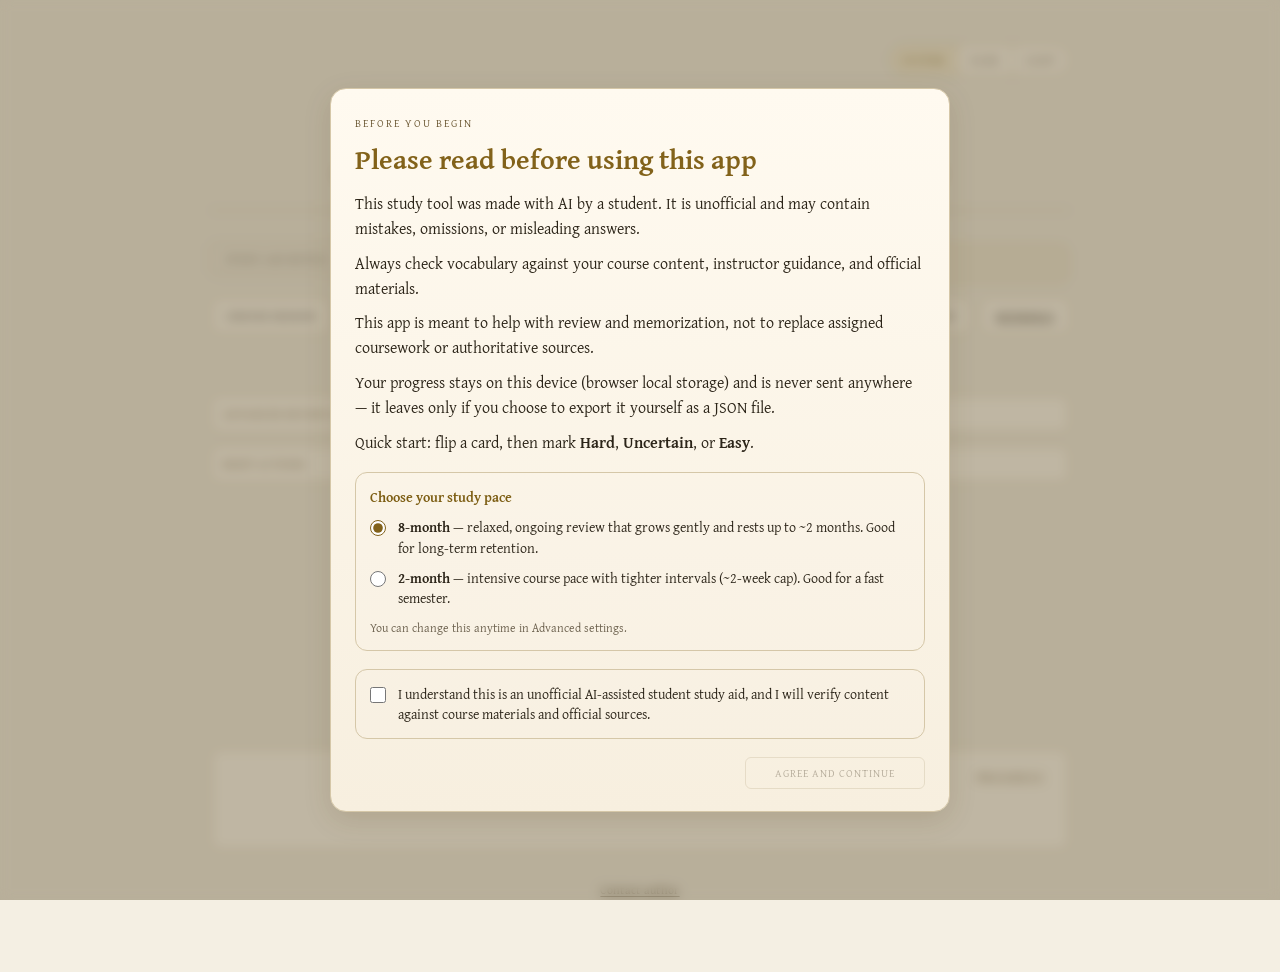
<file: index.html>
<!DOCTYPE html>
<!--
  Structure map: docs/index-structure.md
  If you add/remove/rename a section, overlay, id, or script group here,
  update that doc in the same commit. Line numbers in the doc are approximate.
-->
<html lang="en">
<head>
<meta charset="UTF-8">
<!-- Google tag (gtag.js) — owner's own GA4 property, reinstated by owner
     decision 2026-08-09 (see CLAUDE.md "Telemetry"). check_release.mjs
     requires exactly this property id and forbids the retired one. -->
<script async src="https://www.googletagmanager.com/gtag/js?id=G-J5HGG50J92"></script>
<script>
  window.dataLayer = window.dataLayer || [];
  function gtag(){dataLayer.push(arguments);}
  gtag('js', new Date());

  gtag('config', 'G-J5HGG50J92');
</script>
<meta name="viewport" content="width=device-width, initial-scale=1.0, viewport-fit=cover">
<meta name="theme-color" content="#0e0f14">
<meta name="apple-mobile-web-app-capable" content="yes">
<meta name="apple-mobile-web-app-status-bar-style" content="black-translucent">
<meta name="apple-mobile-web-app-title" content="BBH Study Tool">
<link rel="manifest" href="manifest.json?v=22">
<link rel="apple-touch-icon" href="icons/apple-touch-icon.png?v=22">
<link rel="icon" type="image/svg+xml" href="favicon.svg?v=22">
<title>Beginning Biblical Hebrew — Study Tool</title>
<link rel="stylesheet" href="styles.css?v=22">
<script>
(function(){
  try {
    var mode = localStorage.getItem("bbhStudyToolThemeMode") || "system";
    var prefersDark = window.matchMedia && window.matchMedia("(prefers-color-scheme: dark)").matches;
    var resolved = mode === "system" ? (prefersDark ? "dark" : "light") : mode;
    document.documentElement.setAttribute("data-theme", resolved);
  } catch (err) {
    document.documentElement.setAttribute("data-theme", "dark");
  }
  try {
    var fontFamily = localStorage.getItem("bbhStudyToolFontFamily");
    if (fontFamily === "sans") document.documentElement.setAttribute("data-font-family", "sans");
    else document.documentElement.setAttribute("data-font-family", "serif");
    var textSize = localStorage.getItem("bbhStudyToolTextSize");
    var allowed = { medium: 1, large: 1, "x-large": 1 };
    document.documentElement.setAttribute("data-text-size", allowed[textSize] ? textSize : "medium");
  } catch (err) {
    document.documentElement.setAttribute("data-font-family", "serif");
    document.documentElement.setAttribute("data-text-size", "medium");
  }
})();
</script>
</head>
<body>
<div class="app">

  <header>
    <div class="header-top">
      <div></div>
      <div class="theme-switcher" role="group" aria-label="Color theme">
        <button class="theme-btn" id="themeSystemBtn" type="button" onclick="setThemeMode('system')">System</button>
        <button class="theme-btn" id="themeDarkBtn" type="button" onclick="setThemeMode('dark')">Dark</button>
        <button class="theme-btn" id="themeLightBtn" type="button" onclick="setThemeMode('light')">Light</button>
      </div>
    </div>
    <h1>Beginning Biblical Hebrew</h1>
    <div class="subtitle" id="appSubtitle">Vocabulary Flashcards</div>
    <div class="wycliffe">Unofficial study aid for Cook &amp; Holmstedt, <em>Beginning Biblical Hebrew</em> (Baker Academic)</div>
  </header>

  <div class="notice-row">
    <button class="ctrl-btn notice-btn" type="button" onclick="showDisclaimerModal()">Study aid notice</button>
    <div class="app-notice" id="appNotice">Unofficial student-made AI study aid. Verify against course content and official materials.</div>
  </div>

  <div class="quick-start">
    <button class="quick-btn" type="button" onclick="openStudySelector()">Choose session</button>
    <button class="quick-btn quick-primary" type="button" onclick="startStudying()">Start studying</button>
    <div class="mode-group app-profile-group" role="group" aria-label="Study mode shortcut">
      <button class="mode-btn active" id="modeShortcutVocabBtn" type="button" onclick="setStudyMode('vocab')">Vocab</button>
      <button class="mode-btn" id="modeShortcutParsingBtn" type="button" onclick="setStudyMode('parsing')">Parsing</button>
      <button class="mode-btn" id="modeShortcutGrammarBtn" type="button" onclick="setStudyMode('grammar')">Grammar</button>
      <button class="mode-btn" id="modeShortcutReaderBtn" type="button" onclick="setStudyMode('reader')">Reader</button>
    </div>
    <button class="quick-btn" type="button" onclick="openAnalyticsOverlay()">Progress</button>
    <button class="quick-btn" type="button" onclick="openShortcutsModal()">User guide</button>
    <a class="quick-btn" id="modeShortcutMemorizationBtn" href="pages/memorization.html">Reference</a>
  </div>

  <div class="ornament">✦ · · · ✦</div>

  <details class="utility-section" id="advancedSettingsDetails">
    <summary>Advanced review settings</summary>
    <div class="display-prefs" role="group" aria-label="Display preferences">
      <div class="display-prefs-row">
        <span class="display-prefs-label">Font</span>
        <div class="theme-switcher" role="group" aria-label="Font family">
          <button class="theme-btn" id="fontSerifBtn" type="button" onclick="setFontFamily('serif')">Serif</button>
          <button class="theme-btn" id="fontSansBtn" type="button" onclick="setFontFamily('sans')">Sans</button>
        </div>
      </div>
      <div class="display-prefs-row">
        <span class="display-prefs-label">Text size</span>
        <div class="theme-switcher" role="group" aria-label="Text size">
          <button class="theme-btn" id="textSizeMediumBtn" type="button" onclick="setTextSize('medium')">Medium</button>
          <button class="theme-btn" id="textSizeLargeBtn" type="button" onclick="setTextSize('large')">Large</button>
          <button class="theme-btn" id="textSizeXLargeBtn" type="button" onclick="setTextSize('x-large')">X-Large</button>
        </div>
      </div>
      <div class="display-prefs-row">
        <span class="display-prefs-label">Vowel points</span>
        <div class="theme-switcher" role="group" aria-label="Vowel points display">
          <button class="theme-btn" id="pointsShowBtn" type="button" onclick="setShowPoints('pointed')">Pointed</button>
          <button class="theme-btn" id="pointsHideBtn" type="button" onclick="setShowPoints('unpointed')">Unpointed</button>
        </div>
      </div>
      <div class="display-prefs-row">
        <span class="display-prefs-label">Transliteration</span>
        <div class="theme-switcher" role="group" aria-label="Transliteration display">
          <button class="theme-btn" id="translitShowBtn" type="button" onclick="setShowTranslit('show')">Show</button>
          <button class="theme-btn" id="translitHideBtn" type="button" onclick="setShowTranslit('hide')">Hide</button>
        </div>
      </div>
    </div>
<!-- Task #26: same TOGGLE-then-LABEL-then-(i) row shape task #25 shipped for
     parsing's More-options rows (js/ui/parsing.js's toggleHtml/
     .parsing-toggle-row), applied here as static markup since #controlsBar
     isn't JS-rendered. Each row: a plain `.toggle-label.toggle-row` <div>
     (no row-level onclick) containing, in DOM order, the switch itself as a
     real <button id="...Btn" role="switch"> (the persistence onclick lives
     here now, not on the row), the inert `.toggle-text` label, then a
     `.toggle-info` "(i)" button reusing the SAME #toggleInfoOverlay modal /
     showToggleInfo()/closeToggleInfoModal() the parsing rows use — see
     js/app/main.js's "Per-toggle info modal" header comment. The row keeps
     its original id (e.g. #shuffleToggle) purely for show/hide
     (`style.display`, js/app/main.js's syncLayoutVisibility) and as the
     element `showToggleInfo` reads its title/.toggle-text from; the switch
     keeps its original id (e.g. #shuffleBtn) for the `.on`/aria-checked
     state sync in syncToggleButtons(). Because the (i) is a DOM SIBLING of
     the switch (not nested inside it), a tap on/near it structurally cannot
     flip the switch — no extra tap-guard JS needed. -->
<div class="controls-bar" id="controlsBar">
<div class="toggle-label toggle-row" id="shuffleToggle" title="Shuffle the deck order. Off keeps a fixed order (by lesson); on randomises the order each time the deck is built or reshuffled.">
      <button class="toggle-switch" id="shuffleBtn" type="button" role="switch" aria-checked="false" aria-label="Shuffle" onclick="toggleShuffle()"></button>
      <span class="toggle-text">Shuffle</span>
      <button class="toggle-info" type="button" aria-label="What this setting does" onclick="showToggleInfo(this.closest('.toggle-row'))">i</button>
    </div>
    <div class="toggle-label toggle-row" id="hardReviewToggle" title="Drill only vocab you've missed more than 10 times and that's still under 40% confidence">
      <button class="toggle-switch" id="hardReviewBtn" type="button" role="switch" aria-checked="false" aria-label="Hard review" onclick="toggleHardVocabReview()"></button>
      <span class="toggle-text">Hard review</span>
      <button class="toggle-info" type="button" aria-label="What this setting does" onclick="showToggleInfo(this.closest('.toggle-row'))">i</button>
    </div>
    <div class="toggle-label toggle-row" id="directionToggle" title="Card direction. Off shows the Hebrew first (you recall the English meaning); on shows the English first (you recall the Hebrew form).">
      <button class="toggle-switch" id="directionBtn" type="button" role="switch" aria-checked="false" aria-label="English to Hebrew" onclick="toggleDirection()"></button>
      <span class="toggle-text">English → Hebrew</span>
      <button class="toggle-info" type="button" aria-label="What this setting does" onclick="showToggleInfo(this.closest('.toggle-row'))">i</button>
    </div>
    <div class="toggle-label toggle-row" id="spacedToggle" title="Spaced review. On schedules each card by how well you know it and only resurfaces it when it's due; off is a plain flip-through deck you mark until it's cleared.">
      <button class="toggle-switch" id="spacedBtn" type="button" role="switch" aria-checked="false" aria-label="Spaced review" onclick="toggleSpacedRepetition()"></button>
      <span class="toggle-text">Spaced review</span>
      <button class="toggle-info" type="button" aria-label="What this setting does" onclick="showToggleInfo(this.closest('.toggle-row'))">i</button>
    </div>
    <div class="toggle-label toggle-row" id="cadenceToggle" title="Spacing cadence. Off = 8-month / continuous review (default): intervals grow gently and adapt to each card's difficulty, resting up to ~2 months — also works as an ongoing retention deck. A slip no longer wipes a well-known card: it runs a short relearn ladder, then resumes at half its old spacing. On = 2-month intensive: tighter intervals, ~2-week cap — for a fast-paced course. Affects spaced review only; switching reschedules future reviews, not cards already due.">
      <button class="toggle-switch" id="cadenceBtn" type="button" role="switch" aria-checked="false" aria-label="2-month pace" onclick="toggleSpacingCadence()"></button>
      <span class="toggle-text">2-month pace</span>
      <button class="toggle-info" type="button" aria-label="What this setting does" onclick="showToggleInfo(this.closest('.toggle-row'))">i</button>
    </div>
    <div class="toggle-label toggle-row" id="unspacedDailyResetToggle" title="Auto-clear archived (Easy) cards once a day around 5 AM local time so you wake up to a fresh deck.">
      <button class="toggle-switch" id="unspacedDailyResetBtn" type="button" role="switch" aria-checked="false" aria-label="Daily archive reset" onclick="toggleUnspacedDailyReset()"></button>
      <span class="toggle-text">Daily archive reset</span>
      <button class="toggle-info" type="button" aria-label="What this setting does" onclick="showToggleInfo(this.closest('.toggle-row'))">i</button>
    </div>
  </div>
    <div class="utility-section progress-tools-section" id="progressToolsGroup" role="group" aria-label="Progress tools">
      <span class="progress-tools-label">Progress tools</span>
      <div class="progress-tools-actions">
        <button class="ctrl-btn" type="button" onclick="exportProgressJson()">Export progress</button>
        <button class="ctrl-btn" type="button" onclick="triggerImportProgress()">Import progress</button>
      </div>
    </div>
  </details>

  <details class="utility-section reset-actions-section" id="resetActionsDetails">
    <summary>Reset actions</summary>
    <div class="reset-actions-grid">
      <button class="ctrl-btn" type="button" onclick="reshuffleEligible()">Reshuffle</button>
      <button class="ctrl-btn" id="resetDeckBtn" type="button" onclick="resetCurrentDeck()">Reset deck</button>
      <button class="ctrl-btn" type="button" onclick="openResetStatsModal()">Reset stats</button>
    </div>
  </details>

  <section class="parsing-section" id="parsingSection" style="display:none">
    <details class="utility-section" id="parsingOptionsDetails" open>
      <summary>Parsing options</summary>
      <div id="parsingOptionsPanel"></div>
    </details>
    <div class="parsing-area" id="parsingArea"></div>
  </section>

  <section class="grammar-section" id="grammarSection" style="display:none">
    <details class="utility-section" id="grammarOptionsDetails" open>
      <summary>Grammar Quiz options</summary>
      <div id="grammarOptionsPanel"></div>
    </details>
    <div class="grammar-area" id="grammarArea"></div>
  </section>

  <section class="reader-section" id="readerSection" style="display:none">
    <details class="utility-section" id="readerOptionsDetails" open>
      <summary>Reader options</summary>
      <div id="readerOptionsPanel"></div>
    </details>
    <div class="reader-area" id="readerArea"></div>
    <div class="reader-attribution" id="readerAttribution"></div>
  </section>

  <!-- Task #18: Lesson 1/2 alphabet-vowel practice, converted from a modal
       overlay to an in-flow section — shown/hidden by the same
       syncLayoutVisibility() mechanism as parsingSection/grammarSection/
       readerSection above, but keyed off js/ui/alphabet.js's own module-
       local isAlphabetSectionActive() flag rather than a new studyMode
       (runtime.studyMode stays 'vocab' the whole time — see that module's
       header comment). Entirely owned by js/ui/alphabet.js (own render,
       not modals.js); "Back to lessons" (alphabetBackToVocab(), main.js)
       restores the vocab card area below with the vocab deck untouched. -->
  <section class="alphabet-section" id="alphabetSection" style="display:none">
    <p class="alphabet-standalone-note" title="This deck is separate from the vocabulary flashcards — it has no SRS, no XP, and is not counted in your vocab stats or export.">Separate practice deck &mdash; no SRS, no XP, not counted in vocab stats or export.</p>
    <div class="alphabet-header-row">
      <div>
        <div class="consent-label" id="alphabetSectionLabel">Lesson 1</div>
        <h2 id="alphabetSectionTitle">Alphabet practice</h2>
      </div>
      <button class="ctrl-btn alphabet-back-btn" type="button" onclick="alphabetBackToVocab()">&larr; Back to lessons</button>
    </div>
    <p class="alphabet-intro">Flip each card to see the name, sound, and traits.</p>
    <div id="alphabetCardArea" class="alphabet-card-area"></div>
    <!-- PR H item 2: rating row restyled to match the vocab card's own
         mark-row (see #markRow above) — same container/button classes
         (.mark-row / .mark-btn / .mark-again / .mark-easy) and the same
         "row directly under the card" placement, just two buttons instead
         of three. -->
    <div class="mark-row alphabet-mark-row" id="alphabetMarkRow">
      <button class="mark-btn mark-again" type="button" onclick="alphabetMarkAgain()">&#x2717; Again</button>
      <button class="mark-btn mark-easy" type="button" onclick="alphabetMarkGotIt()">&#x2713; Got it</button>
    </div>
    <div class="alphabet-meta-row">
      <span id="alphabetProgressLine" class="alphabet-progress-line">0 of 23 marked known</span>
      <button class="ctrl-btn alphabet-shuffle-btn" type="button" onclick="alphabetShuffle()">Shuffle</button>
    </div>
    <div class="alphabet-footer-row">
      <a href="#" class="alphabet-reset-link" onclick="event.preventDefault();alphabetResetProgress()">Reset progress</a>
    </div>
    <div id="alphabetShevaFooter" class="alphabet-sheva-footer" style="display:none"></div>
  </section>

  <div class="card-area" id="cardArea">
    <div class="empty-state">
      <div class="big hebrew-text" dir="rtl" lang="he">אבג</div>
      Tap to choose a session and start studying.
    </div>
  </div>

  <div class="nav-row" id="navRow" style="display:none">
    <button class="nav-btn nav-prev" onclick="navigate(-1)">← Prev</button>
    <button class="nav-btn nav-undo" id="spacedUndoBtn" onclick="restoreSpacedUndo()" style="display:none">↶ Undo</button>
    <button class="nav-btn nav-reset" id="navResetBtn" onclick="resetCurrentDeck()" style="display:none">↻ Reset</button>
    <button class="nav-btn nav-next" id="navNextBtn" onclick="handleNavNext()">Next →</button>
  </div>

  <div class="mark-row" id="markRow" style="display:none">
    <button class="mark-btn mark-again" onclick="markCard('again')">✗ Hard</button>
    <button class="mark-btn mark-pass"  onclick="markCard('pass')">~ Uncertain</button>
    <button class="mark-btn mark-easy"  onclick="markCard('easy')">✓ Easy</button>
  </div>

  <div class="ff-row" id="ffRow" style="display:none">
    <button class="ctrl-btn" type="button" onclick="fastForwardOneDay()">Fast-forward 1 day</button>
    <button class="ctrl-btn" type="button" onclick="fastForwardOneWeek()">Fast-forward 1 week</button>
  </div>

<section class="review-shell">
    <div class="review-panel show" id="reviewPanel">
    <div class="review-header">
      <span class="review-deck-tag" id="reviewDeckTag"></span>
      <span class="review-title">Progress</span>
    </div>
    <div class="review-stats" id="reviewStats"></div>
    <div class="review-sort-row" id="reviewSortRow"></div>
    <div class="review-list" id="reviewList"></div>
  </div>
  </section>

  <footer class="app-footer">
    <button type="button" class="app-footer-link" onclick="openContactAuthorModal()">Contact author</button>
  </footer>

</div>

<div class="consent-overlay transfer-overlay" id="transferOverlay" aria-hidden="true">
  <div class="consent-modal transfer-modal" role="dialog" aria-modal="true" aria-labelledby="transferTitle">
    <div class="consent-label" id="transferLabel">Progress tools</div>
    <h2 id="transferTitle">Import or export progress</h2>
    <div class="consent-copy">
      <p id="transferCopy">Use these tools to move progress between devices.</p>
    </div>
    <textarea id="transferTextarea" class="transfer-textarea" spellcheck="false" autocapitalize="off" autocomplete="off" autocorrect="off"></textarea>
    <div class="transfer-actions">
      <button class="ctrl-btn" id="transferSecondaryBtn" type="button" onclick="handleTransferSecondaryAction()" style="display:none">Choose JSON file</button>
    </div>
    <div class="consent-actions transfer-footer-actions">
      <button class="ctrl-btn modal-close-btn" type="button" onclick="closeTransferModal()">Close</button>
      <button class="ctrl-btn consent-primary" id="transferPrimaryBtn" type="button" onclick="handleTransferPrimaryAction()">Continue</button>
    </div>
  </div>
</div>

<div class="consent-overlay analytics-overlay" id="analyticsOverlay" aria-hidden="true">
  <div class="consent-modal analytics-modal" role="dialog" aria-modal="true" aria-labelledby="analyticsTitle">
    <div class="analytics-header-row">
      <div>
        <div class="consent-label">Study analytics</div>
        <h2 id="analyticsTitle">Progress and study time</h2>
      </div>
      <button class="ctrl-btn modal-close-btn" type="button" onclick="closeAnalyticsOverlay()">Close</button>
    </div>

    <div id="analyticsHero"></div>

    <details class="analytics-collapse" data-collapse-key="achievements">
      <summary class="analytics-collapse-summary">
        <span class="analytics-collapse-caret" aria-hidden="true">▾</span>
        <div class="analytics-collapse-title-wrap">
          <h3>Achievements</h3>
          <p class="analytics-collapse-summary-status" id="analyticsAchievementsSummaryStatus">Badges earned across the whole course.</p>
        </div>
      </summary>
      <div class="analytics-collapse-body">
        <div id="analyticsAchievements"></div>
      </div>
    </details>

    <details class="analytics-collapse" data-collapse-key="totalVocab">
      <summary class="analytics-collapse-summary">
        <span class="analytics-collapse-caret" aria-hidden="true">▾</span>
        <div class="analytics-collapse-title-wrap">
          <h3>Total Vocabulary</h3>
          <p class="analytics-collapse-summary-status" id="analyticsTotalVocabSummaryStatus">Course-wide vocabulary progress.</p>
        </div>
      </summary>
      <div class="analytics-collapse-body">
        <div class="analytics-vocab-view-bar" id="analyticsVocabViewBar"></div>
        <div id="analyticsTotalVocabBar"></div>
        <details class="analytics-collapse analytics-sub-collapse" data-collapse-key="totalVocabChapterMap">
          <summary class="analytics-collapse-summary">
            <span class="analytics-collapse-caret" aria-hidden="true">▾</span>
            <div class="analytics-collapse-title-wrap"><h4>Lesson map</h4></div>
          </summary>
          <div class="analytics-collapse-body">
            <div id="analyticsChapterGrid"></div>
          </div>
        </details>
        <details class="analytics-collapse analytics-sub-collapse" data-collapse-key="totalVocabProgress">
          <summary class="analytics-collapse-summary">
            <span class="analytics-collapse-caret" aria-hidden="true">▾</span>
            <div class="analytics-collapse-title-wrap">
              <h4>Vocabulary progress</h4>
              <p class="analytics-collapse-summary-status" id="analyticsTotalVocabProgressStatus"></p>
            </div>
          </summary>
          <div class="analytics-collapse-body">
            <div id="analyticsTotalVocabProgressBody"></div>
          </div>
        </details>
      </div>
    </details>

    <details class="analytics-collapse" data-collapse-key="selectedVocab">
      <summary class="analytics-collapse-summary">
        <span class="analytics-collapse-caret" aria-hidden="true">▾</span>
        <div class="analytics-collapse-title-wrap">
          <h3>Selected Vocabulary</h3>
          <p class="analytics-collapse-summary-status" id="analyticsSelectedVocabSummaryStatus">Progress for the sets currently chosen for study.</p>
        </div>
      </summary>
      <div class="analytics-collapse-body">
        <details class="analytics-collapse analytics-sub-collapse" data-collapse-key="selectedVocabBar">
          <summary class="analytics-collapse-summary">
            <span class="analytics-collapse-caret" aria-hidden="true">▾</span>
            <div class="analytics-collapse-title-wrap"><h4>Selected sets — confirmation overview</h4></div>
          </summary>
          <div class="analytics-collapse-body">
            <div id="analyticsSelectedVocabBar"></div>
          </div>
        </details>
        <details class="analytics-collapse analytics-sub-collapse" data-collapse-key="selectedVocabProgress">
          <summary class="analytics-collapse-summary">
            <span class="analytics-collapse-caret" aria-hidden="true">▾</span>
            <div class="analytics-collapse-title-wrap">
              <h4>Vocabulary progress</h4>
              <p class="analytics-collapse-summary-status" id="analyticsSelectedVocabProgressStatus"></p>
            </div>
          </summary>
          <div class="analytics-collapse-body">
            <div id="analyticsSelectedVocabProgressBody"></div>
          </div>
        </details>
      </div>
    </details>

    <details class="analytics-collapse" data-collapse-key="studyActivity">
      <summary class="analytics-collapse-summary">
        <span class="analytics-collapse-caret" aria-hidden="true">▾</span>
        <div class="analytics-collapse-title-wrap">
          <h3>Study activity</h3>
          <p class="analytics-collapse-summary-status" id="analyticsStudyActivitySummaryStatus">Records, heatmap, and cumulative study time.</p>
        </div>
      </summary>
      <div class="analytics-collapse-body">
        <div id="analyticsRecords"></div>
        <div id="analyticsHeatmap"></div>
        <div id="analyticsDueHistogram"></div>
        <div class="analytics-metrics-grid" id="analyticsOverallMetrics"></div>
        <div class="analytics-chart-card">
          <div class="analytics-chart-title">Cumulative active study time</div>
          <div id="analyticsTimeChart"></div>
        </div>
        <div class="analytics-session-summary" id="analyticsSessionSummary"></div>
      </div>
    </details>

    <details class="analytics-collapse" id="analyticsParsingCollapse" data-collapse-key="parsingSection" style="display:none">
      <summary class="analytics-collapse-summary">
        <span class="analytics-collapse-caret" aria-hidden="true">▾</span>
        <div class="analytics-collapse-title-wrap">
          <h3>Parsing</h3>
          <p class="analytics-collapse-summary-status" id="analyticsParsingSummaryStatus">Parse/Build drill progress.</p>
        </div>
      </summary>
      <div class="analytics-collapse-body">
        <div id="analyticsParsingBody"></div>
      </div>
    </details>

    <details class="analytics-collapse" id="analyticsGrammarCollapse" data-collapse-key="grammarSection" style="display:none">
      <summary class="analytics-collapse-summary">
        <span class="analytics-collapse-caret" aria-hidden="true">▾</span>
        <div class="analytics-collapse-title-wrap">
          <h3>Grammar Quiz</h3>
          <p class="analytics-collapse-summary-status" id="analyticsGrammarSummaryStatus">Grammar Quiz progress.</p>
        </div>
      </summary>
      <div class="analytics-collapse-body">
        <div id="analyticsGrammarBody"></div>
      </div>
    </details>

    <details class="analytics-collapse" id="analyticsReaderCollapse" data-collapse-key="readerSection" style="display:none">
      <summary class="analytics-collapse-summary">
        <span class="analytics-collapse-caret" aria-hidden="true">▾</span>
        <div class="analytics-collapse-title-wrap">
          <h3>Reader</h3>
          <p class="analytics-collapse-summary-status" id="analyticsReaderSummaryStatus">Reader progress.</p>
        </div>
      </summary>
      <div class="analytics-collapse-body">
        <div id="analyticsReaderBody"></div>
      </div>
    </details>

    <details class="analytics-collapse" data-collapse-key="titles">
      <summary class="analytics-collapse-summary">
        <span class="analytics-collapse-caret" aria-hidden="true">▾</span>
        <div class="analytics-collapse-title-wrap">
          <h3>Titles</h3>
          <p class="analytics-collapse-summary-status" id="analyticsTitlesSummaryStatus">Rank ladder unlocked by accumulated XP.</p>
        </div>
      </summary>
      <div class="analytics-collapse-body">
        <div id="analyticsTitles"></div>
      </div>
    </details>
    <div class="consent-actions transfer-footer-actions">
      <button class="ctrl-btn modal-close-btn" type="button" onclick="closeAnalyticsOverlay()">Close</button>
    </div>
  </div>
</div>

<div class="consent-overlay analytics-overlay study-selector-overlay" id="studySelectorOverlay" aria-hidden="true">
  <div class="consent-modal analytics-modal study-selector-modal" role="dialog" aria-modal="true" aria-labelledby="studySelectorTitle">
    <div class="analytics-header-row">
      <div>
        <div class="consent-label">Start studying</div>
        <h2 id="studySelectorTitle">Choose session</h2>
      </div>
      <button class="ctrl-btn modal-close-btn" type="button" onclick="closeStudySelector()">Close</button>
    </div>
    <div class="selector-section alphabet-lesson0-section">
      <button class="alphabet-lesson0-btn" type="button" onclick="pickAlphabetDeck('letters')">
        <span class="alphabet-lesson0-title">Lesson 1 &middot; Alphabet</span>
        <span class="alphabet-lesson0-subtitle">Practice the 23 Hebrew letters &mdash; separate from vocabulary, no effect on your deck or stats</span>
      </button>
      <button class="alphabet-lesson0-btn" type="button" onclick="pickAlphabetDeck('vowels')">
        <span class="alphabet-lesson0-title">Lesson 2 &middot; Vowel marks</span>
        <span class="alphabet-lesson0-subtitle">Practice the 12 Hebrew vowel points on real vocab words &mdash; separate from vocabulary, no effect on your deck or stats</span>
      </button>
      <button class="alphabet-lesson0-btn" type="button" onclick="pickAlphabetDeck('combined')">
        <span class="alphabet-lesson0-title">Lessons 1-2 &middot; Letters + vowels (combined)</span>
        <span class="alphabet-lesson0-subtitle">Both decks shuffled together, 35 cards &mdash; separate from vocabulary, no effect on your deck or stats</span>
      </button>
    </div>
    <div class="selector-section deselect-section">
      <button class="chapter-btn deselect-all-btn" type="button" onclick="deselectAll()">Deselect all</button>
    </div>
    <div class="selector-section">
      <span class="selector-label">Sessions</span>
      <div class="sessions-grid" id="sessionsGrid"></div>
    </div>
    <div class="selector-section">
      <span class="selector-label">Manual lesson selection</span>
      <div class="sessions-grid" id="chaptersGrid"></div>
    </div>
    <div class="selector-section" id="advancedSection">
      <details class="advanced-section-shell" id="advancedSectionShell">
        <summary class="advanced-section-summary">
          <span class="selector-label" style="margin-bottom:0">Advanced vocabulary</span>
          <span class="advanced-section-meta" id="advancedSectionMeta"></span>
        </summary>
        <p class="advanced-section-blurb">Hebrew Bible lemmas not covered in your course, drawn from the whole Tanakh (all 39 books) and ordered by descending corpus frequency in buckets of 100 (sub-groups of 25). These are not counted toward course-wide progress, but they do appear in the analytics for whatever you have selected.</p>
        <div id="advancedGrid"></div>
      </details>
    </div>
    <div class="selector-section" id="bookVocabSection">
      <details class="advanced-section-shell" id="bookVocabSectionShell">
        <summary class="advanced-section-summary">
          <span class="selector-label" style="margin-bottom:0">Book Vocab</span>
          <span class="advanced-section-meta" id="bookVocabSectionMeta"></span>
        </summary>
        <p class="advanced-section-blurb">Every lexeme with vocab coverage appearing in each book, grouped into sets of 50 by how often it occurs in that book. These are not new cards &mdash; each links to its existing card, so studying a book&rsquo;s vocabulary shares progress with that word&rsquo;s home lesson or advanced bucket. Frequencies are drawn from the whole Hebrew Bible (all 39 OSHB Tanakh books).</p>
        <div id="bookVocabGrid"></div>
      </details>
    </div>
    <div class="analytics-footer-row">
      <button class="ctrl-btn modal-close-btn" type="button" onclick="closeStudySelector()">Close</button>
    </div>
  </div>
</div>

<div class="consent-overlay user-guide-overlay" id="shortcutsOverlay" aria-hidden="true" onclick="if(event.target===this)closeShortcutsModal()">
  <div class="consent-modal user-guide-modal" role="dialog" aria-modal="true" aria-labelledby="shortcutsTitle">
    <button type="button" class="modal-close-x modal-close-btn" aria-label="Close" onclick="closeShortcutsModal()">&#x2715;</button>
    <div class="consent-label">User guide</div>
    <h2 id="shortcutsTitle">How to use this app</h2>
    <div class="consent-copy user-guide-copy">
      <p>An unofficial, student-made study aid for John A. Cook &amp; Robert D. Holmstedt, <em>Beginning Biblical Hebrew: A Grammar and Illustrated Reader</em> (Baker Academic) &mdash; not affiliated with or endorsed by the authors or publisher. Four study modes (Vocabulary, Parsing, Grammar, Reader) all run locally in your browser; your study progress, marks, and stats stay on this device unless you explicitly export them as a JSON file yourself. The app does use Google Analytics for anonymous page-visit statistics (so the maintainer can see the app is being used) &mdash; but your study data is never part of that.</p>
      <p>The Study Selector&rsquo;s <strong>Advanced vocabulary</strong> section adds 3,800+ optional cards beyond the 50-lesson course: every noun/verb/adjective lemma (excluding proper names and gentilics) attested at least twice across the whole Hebrew Bible (all 39 OSHB Tanakh books) that ISN&rsquo;T already taught in the 209-card lesson vocabulary, ordered by descending corpus frequency in buckets of 100 (sub-groups of 25) &mdash; a general memorization tool spanning every Old Testament book, not just the Reader&rsquo;s 8 curated books. They study exactly like a lesson deck (spaced repetition, marks, export) but don&rsquo;t count toward the 209-card course total &mdash; they do show up in the analytics for whatever you have selected, though. The <strong>Book Vocab</strong> section below it is different: it adds no new cards at all. For each of the 39 Tanakh books, every lexeme with vocab coverage (a 209-lesson card or an Advanced-vocabulary card) is grouped into sets of 50 by in-book frequency; picking a set just links in the cards that are already there, so your progress on a word is the same whether you studied it via its lesson, its advanced bucket, or a book&rsquo;s vocabulary set.</p>
      <p class="user-guide-attribution">Reader passages: Hebrew text and morphology from the Open Scriptures Hebrew Bible Project (https://github.com/openscriptures/morphhb), OSHB version 2.2 (v.2.2). Lemma and morphology data licensed under CC BY 4.0. Advanced vocabulary and Book Vocab: headwords and glosses from the Open Scriptures Strong&rsquo;s Hebrew Dictionary project (https://github.com/openscriptures/strongs), public domain.</p>

      <details class="user-guide-changelog">
        <summary>Changelog</summary>
        <details class="user-guide-changelog-version" open>
          <summary>Parsing, Grammar Quiz, Reader &amp; Alphabet/Vowel decks &middot; 2026-08</summary>
          <ul class="user-guide-list">
            <li><strong>Parsing mode</strong> &mdash; drill verb/noun/pronoun forms gated to your current lesson, in Parse (identify), Build (construct), or Mixed direction, with Lesson focus, All to date (the default), Root journey, By feature, and Custom-set scoping, plus exclude-known and appendix-forms toggles. Parsing forms now show a transliteration line (respects the Transliteration show/hide toggle) and a clearer card layout &mdash; big Hebrew form, small italic transliteration, then the step label. Every toggle switch app-wide (Parsing&rsquo;s More-options rows, the Advanced review settings toggles, Grammar&rsquo;s Review-missed, Reader&rsquo;s Challenge passages) now leads with the switch and carries a tappable (i) for a one-line explanation of each setting &mdash; the label text itself no longer flips anything.</li>
            <li><strong>Grammar Quiz mode</strong> &mdash; multiple-choice questions gated to your current lesson, with a review-missed filter and an All/Core-only difficulty switch.</li>
            <li><strong>Reader mode</strong> &mdash; curated Hebrew Bible passages across Genesis, Ruth, Jonah, Exodus, Deuteronomy, Judges, Joshua, 1&ndash;2 Samuel, 1&ndash;2 Kings, and Esther (Strict/Guided tiers, plus an opt-in Challenge tier revealing a small number of passages above your current lesson, only shown once one exists at your lesson &mdash; now including the Reader&rsquo;s first poetry, several short Challenge-tier verses from Psalms, each labeled as poetry in its passage note) with tap-to-inspect word details (pointed lemma, gloss, gentilic labels), personal review marks, and a per-passage literal-translation reveal; no grading, nothing scheduled. All literal-translation renderings are now independently reviewed against the Hebrew (no drafts remain).</li>
            <li><strong>Lesson 1 &middot; Alphabet</strong>, <strong>Lesson 2 &middot; Vowel marks</strong>, and a <strong>Lessons 1-2 combined</strong> deck &mdash; standalone flip-card decks covering the textbook&rsquo;s own Lesson 1 (The Consonants) and Lesson 2 (The Vowels) content (23 letters, 12 vowel points shown on real vocab words, or all 35 shuffled together), separate from every other mode and stat; lessons 1&ndash;2 no longer appear in the vocab lesson list since this is now their content. Opening one now shows an in-flow practice section in place of the vocab card area (no more popup), with a Back button to return to your vocab deck.</li>
            <li><strong>Vocabulary grew to 209 cards</strong> across all 50 lessons; session presets are now the textbook&rsquo;s own 13 reading-block &ldquo;Unit&rdquo; groupings plus All Lessons (the decade-range presets were retired).</li>
            <li><strong>Advanced vocabulary</strong> &mdash; 1,700+ optional cards covering every non-proper, non-gentilic Hebrew Bible lemma outside the 209-card course, ordered by descending corpus frequency in buckets of 100 (sub-groups of 25). Study them like any lesson deck; they don&rsquo;t count toward the course total, but they do show up in the analytics for whatever you have selected. <strong>Book Vocab</strong> adds no new cards &mdash; it links each book&rsquo;s covered vocabulary (lesson or advanced) into frequency-ordered sets of 50, sharing progress with the word&rsquo;s home card.</li>
            <li>Gamification titles are now Hebrew puns (Alef, Ger, Shomea, Talmid, Doresh, &hellip;) instead of the inherited Greek ones; mobile layout polish across Parsing and Grammar Quiz.</li>
            <li>Replaced the inherited analytics snippet with the maintainer&rsquo;s own Google Analytics property &mdash; anonymous page-visit stats only; study progress stays on-device (see the note at the top of this guide).</li>
          </ul>
        </details>
        <details class="user-guide-changelog-version">
          <summary>Initial BBH release &middot; 2026-08</summary>
          <ul class="user-guide-list">
            <li><strong>Vocabulary flashcards</strong> for all 50 lessons, Hebrew &harr; English, with spaced repetition, shuffle, hard-review, and a direction toggle.</li>
            <li><strong>Lesson &amp; range sessions</strong> &mdash; study a single lesson or a 10-lesson range (1&ndash;10, 11&ndash;20 &hellip; 41&ndash;50, or all 50). Lessons with no vocabulary of their own (pure grammar lessons) are still selectable.</li>
            <li><strong>Progress analytics</strong> &mdash; streak, level, heatmap, completion bars, achievements, and study time.</li>
          </ul>
        </details>
      </details>

      <h3 class="user-guide-heading">Home screen</h3>
      <p><strong>Choose session</strong> sets what to study &mdash; a lesson range, or individual lessons; it also has the <strong>Lesson 1 &middot; Alphabet</strong>, <strong>Lesson 2 &middot; Vowel marks</strong>, and <strong>Lessons 1-2 combined</strong> entries, set apart above the lesson list. <strong>Start studying</strong> opens or resumes the current selection. The <strong>Vocab / Parsing / Grammar / Reader</strong> buttons switch modes. <strong>Progress</strong> opens analytics. <strong>Reference</strong> opens the paradigm/vocabulary reference page. <strong>User guide</strong> is this screen.</p>

      <h3 class="user-guide-heading">Vocabulary mode</h3>
      <p>Flip a card, mark how confident you felt, and the app schedules what comes back next. Study a single lesson or a range via <strong>Choose session</strong> &mdash; the textbook&rsquo;s own 13 &ldquo;Unit&rdquo; reading-block presets, or all 50 lessons. <strong>Lesson 1 &middot; Alphabet</strong>, <strong>Lesson 2 &middot; Vowel marks</strong>, and <strong>Lessons 1-2 combined</strong>, above the lesson list, are separate flip-card decks covering the textbook&rsquo;s own Lesson 1/2 content (23 Hebrew letters; 12 vowel points shown on real vocab words; or both shuffled together, 35 cards) &mdash; each has its own Again/Got it marking and progress line (the combined deck shows "n of 35 marked known"), and none of them ever touch your vocabulary deck, SRS, XP, streaks, or export vocab counts; the combined deck's known-marking writes to the same per-letter/per-vowel progress the other two decks use. Picking one opens an in-flow practice section in place of the vocab card area &mdash; use its <strong>&larr; Back to lessons</strong> button to return, exactly where you left your vocab deck. Lessons 1&ndash;2 have no vocabulary of their own and so don&rsquo;t appear in the vocab lesson list below (Parsing/Grammar/Reader still cover them by lesson number).</p>
      <p>Every card carries its own schedule; how you mark it sets when it returns:</p>
      <ul class="user-guide-list">
        <li><strong>&#x2717; Hard</strong> &mdash; back within minutes.</li>
        <li><strong>~ Uncertain</strong> &mdash; back at about half the previous interval.</li>
        <li><strong>&#x2713; Easy</strong> &mdash; advances along ~1 &rarr; 3 &rarr; 7 &rarr; 14 days and onward, faster the more accurately you&rsquo;ve been answering.</li>
      </ul>
      <p>Cards flow through three lanes &mdash; <em>active</em> (due now), <em>middle</em> (just missed), and <em>deferred</em> (a future day); the bottom panel&rsquo;s <em>Cards left</em> mirrors this. <strong>&#x21B6; Undo</strong> reverses your last mark, and a lapse on a known card runs a short relearn ladder rather than resetting it. With <strong>Spaced review off</strong> it&rsquo;s a plain flip deck: <em>Easy</em> archives a card, <em>Hard</em>/<em>Uncertain</em> send it to the back, and <strong>&#x21BB; Reset</strong> restores the archived cards.</p>

      <h3 class="user-guide-heading">Parsing mode</h3>
      <p>Drills morphological analysis &mdash; binyan/stem, conjugation, person/gender/number, state, and pronominal suffixes &mdash; gated so nothing beyond your current lesson appears. Pick <strong>Parse</strong> (given a form, identify it), <strong>Build</strong> &mdash; short for &ldquo;Build the Form&rdquo; (given a target analysis, choose the matching form) &mdash; or <strong>Mixed</strong>. Scope the pool with <strong>Lesson focus</strong> (optionally narrowed to one paradigm), <strong>All to date</strong> (the default &mdash; everything introduced up to your current lesson), a <strong>Custom set</strong> of chosen paradigms, <strong>Exclude known</strong>, and an <strong>Appendix forms</strong> toggle (off by default) for material the textbook only prints in an appendix. A form counts as <strong>known</strong> once you&rsquo;ve gotten it right two attempts in a row under whichever dimensions are currently graded.</p>

      <h3 class="user-guide-heading">Grammar mode</h3>
      <p>Short multiple-choice questions on grammar concepts, gated to your current lesson so nothing ahead of where you are shows up. Turn on <strong>Review missed</strong> to focus on questions you&rsquo;ve gotten wrong before, and switch <strong>Difficulty</strong> between All questions and Core-only.</p>

      <h3 class="user-guide-heading">Reader mode</h3>
      <p>Curated passages from Genesis, Ruth, Jonah, Exodus, Deuteronomy, Judges, Joshua, 1&ndash;2 Samuel, 1&ndash;2 Kings, and Esther, grouped by book and then by lesson gate, split into <strong>Strict</strong> (every word&rsquo;s grammar is within your lesson; at most one unfamiliar word) and <strong>Guided</strong> (up to three unfamiliar words, marked with dotted underlines) tiers. Tap any word for its pointed lemma, gloss, morphology, and gate/vocab lesson &mdash; gentilic names (e.g. &ldquo;the Hivite&rdquo;) are labeled as such; tap <strong>&#x2606; Mark for review</strong> to flag it for yourself &mdash; a plain personal note, never scheduled or graded. Reader has no SRS of any kind. Each passage has a <strong>Show literal translation</strong> button revealing an unofficial, independently-reviewed word-for-word rendering. A <strong>Challenge passages</strong> switch (off by default, and shown only when one exists at your current lesson) reveals a small number of passages that deliberately include a word from a lesson you haven&rsquo;t reached yet, named in the passage header &mdash; including several short poetry verses from Psalms, the Reader&rsquo;s first poetic material, each flagged as poetry in its passage note since verse structure and word order differ from prose narrative.</p>

      <h3 class="user-guide-heading">Settings &amp; tools</h3>
      <p>Under <em>Advanced review settings</em> (vocabulary mode only; all persist; each toggle has an <strong>(i)</strong> for details):</p>
      <ul class="user-guide-list">
        <li><strong>Shuffle</strong>, <strong>English &rarr; Hebrew</strong> (flip direction), and <strong>Spaced review</strong> (SRS on/off, default on).</li>
        <li><strong>Hard review</strong> &mdash; only the stubborn vocab you keep missing at low confidence.</li>
        <li><strong>Pace</strong> &mdash; relaxed 8-month (default) or 2-month intensive, chosen on first launch and switchable here.</li>
        <li><strong>Display</strong> &mdash; Serif/Sans, three text sizes, and Vowel points (pointed/unpointed) and Transliteration (show/hide) for Hebrew card faces. These display toggles never affect Lesson 1/2 (Alphabet/Vowel marks) or Reader, which always show pointed text.</li>
        <li><strong>Reset actions</strong> (own section) reshuffle, reset a deck, or wipe all stats; <strong>Progress tools</strong> export/import progress as JSON &mdash; everything stays on this device unless you choose to export it.</li>
      </ul>
      <p><strong>Study aid notice</strong> re-opens the disclaimer; <strong>Contact author</strong> (the footer link, or below) opens a card for feedback, corrections, or support.</p>

      <h3 class="user-guide-heading">Keyboard (while studying vocabulary)</h3>
      <p>Flip <strong>Space</strong>/<strong>Enter</strong> &middot; move <strong>&larr;</strong> <strong>&rarr;</strong> &middot; mark <strong>1</strong> Hard / <strong>2</strong> Uncertain / <strong>3</strong> Easy &middot; theme is top-right of the header.</p>
    </div>
    <div class="consent-actions user-guide-actions">
      <button type="button" class="app-footer-link" onclick="openContactAuthorModal()">Contact author</button>
      <div class="user-guide-actions-right">
        <button class="ctrl-btn" id="userGuideInstallBtn" type="button" onclick="triggerInstall()">Install app</button>
        <button class="ctrl-btn consent-primary modal-close-btn" type="button" onclick="closeShortcutsModal()">Close</button>
      </div>
    </div>
  </div>
</div>

<div class="consent-overlay" id="consentOverlay" aria-hidden="true">
  <div class="consent-modal" role="dialog" aria-modal="true" aria-labelledby="consentTitle">
    <div class="consent-label">Before you begin</div>
    <h2 id="consentTitle">Please read before using this app</h2>
    <div class="consent-copy">
      <p>This study tool was made with AI by a student. It is unofficial and may contain mistakes, omissions, or misleading answers.</p>
      <p>Always check vocabulary against your course content, instructor guidance, and official materials.</p>
      <p>This app is meant to help with review and memorization, not to replace assigned coursework or authoritative sources.</p>
      <p>Your progress stays on this device (browser local storage) and is never sent anywhere — it leaves only if you choose to export it yourself as a JSON file.</p>
      <p>Quick start: flip a card, then mark <strong>Hard</strong>, <strong>Uncertain</strong>, or <strong>Easy</strong>.</p>
    </div>
    <div class="consent-pacing" id="consentPacingRow">
      <div class="consent-pacing-label">Choose your study pace</div>
      <div class="consent-pacing-options" role="radiogroup" aria-label="Study pace">
        <label class="consent-pacing-option">
          <input type="radio" name="consentPacing" value="relaxed" checked>
          <span><strong>8-month</strong> — relaxed, ongoing review that grows gently and rests up to ~2 months. Good for long-term retention.</span>
        </label>
        <label class="consent-pacing-option">
          <input type="radio" name="consentPacing" value="intensive">
          <span><strong>2-month</strong> — intensive course pace with tighter intervals (~2-week cap). Good for a fast semester.</span>
        </label>
      </div>
      <div class="consent-pacing-note">You can change this anytime in Advanced settings.</div>
    </div>
    <label class="consent-check-row" id="consentCheckRow">
      <input type="checkbox" id="consentCheckbox">
      <span>I understand this is an unofficial AI-assisted student study aid, and I will verify content against course materials and official sources.</span>
    </label>
    <div class="consent-actions">
      <button class="ctrl-btn consent-primary modal-close-btn" id="consentContinueBtn" type="button" onclick="handleConsentAction()" disabled>Agree and continue</button>
    </div>
  </div>
</div>

<div class="consent-overlay" id="resetSpacedOverlay" aria-hidden="true">
  <div class="consent-modal reset-spaced-modal" role="dialog" aria-modal="true" aria-labelledby="resetSpacedTitle">
    <div class="consent-label">Reset spaced review</div>
    <h2 id="resetSpacedTitle">What would you like to reset?</h2>
    <div class="consent-copy">
      <p><strong data-reset-scope="timing">Set all to now</strong> keeps your SRS progress (streaks, intervals, ease) but makes every card in scope due immediately, so you can review them right away.</p>
      <p><strong>Smooth schedule</strong> keeps all progress and just levels the review calendar: when many cards pile up on the same future day (e.g. after completing a reset), it pulls some of them to earlier days so roughly the same number come due each day. Cards due within the next 3 days are left alone, and nothing is ever pushed later.</p>
      <p><strong data-reset-scope="progress">Reset progress</strong> clears all SRS scheduling and progress for the cards in scope. Pass history and unspaced marks are kept.</p>
      <p class="reset-scope-row">
        <label>
          <input type="checkbox" data-reset-required-only id="resetSpacedRequiredOnly" onchange="updateResetSpacedScopeLabels()">
          <strong>Starred cards only</strong> — apply just to graded vocabulary in the current selection (useful for quiz prep).
        </label>
      </p>
    </div>
    <div class="consent-actions reset-spaced-actions">
      <button class="ctrl-btn modal-close-btn" type="button" onclick="closeResetSpacedModal()">Cancel</button>
      <button class="ctrl-btn reset-spaced-primary-btn" type="button" data-reset-scope="timing" onclick="confirmResetSpacedTimingOnly()">Set all to now</button>
      <button class="ctrl-btn reset-spaced-primary-btn" type="button" onclick="confirmResetSpacedSmooth()" title="Re-spread cards due more than 3 days out so a similar number come due each day. Never pushes a card later.">Smooth schedule</button>
    </div>
    <div class="reset-spaced-danger-row">
      <button class="ctrl-btn reset-spaced-danger-btn" type="button" data-reset-scope="progress" onclick="confirmResetSpacedProgress()">Reset progress</button>
    </div>
  </div>
</div>

<div class="consent-overlay" id="resetStatsOverlay" aria-hidden="true">
  <div class="consent-modal reset-spaced-modal" role="dialog" aria-modal="true" aria-labelledby="resetStatsTitle">
    <div class="consent-label">Reset stats</div>
    <h2 id="resetStatsTitle">What would you like to reset?</h2>
    <div class="consent-copy">
      <p><strong>Reset stats</strong> clears all saved study stats, marks, spaced-review scheduling, achievements, and study-time history. Your settings (theme, fonts, profile, disclaimer) are kept.</p>
      <p><strong>Reset to start</strong> wipes everything and returns the app to its initial launch state — stats, settings, theme, fonts, profile, and the study-aid disclaimer are all cleared, and the page will reload.</p>
    </div>
    <div class="consent-actions reset-stats-actions">
      <button class="ctrl-btn modal-close-btn" type="button" onclick="closeResetStatsModal()">Cancel</button>
      <button class="ctrl-btn reset-spaced-primary-btn reset-stats-keep-btn" type="button" onclick="confirmResetStatsKeepSettings()">Reset stats</button>
      <button class="ctrl-btn reset-spaced-danger-btn reset-stats-wipe-btn" type="button" onclick="confirmResetToStart()">Reset to start</button>
    </div>
  </div>
</div>

<div class="consent-overlay" id="resetUnspacedOverlay" aria-hidden="true">
  <div class="consent-modal reset-spaced-modal" role="dialog" aria-modal="true" aria-labelledby="resetUnspacedTitle">
    <div class="consent-label">Reset deck</div>
    <h2 id="resetUnspacedTitle">Reset this flip deck?</h2>
    <div class="consent-copy">
      <p>Brings every archived card back into rotation and reshuffles the deck. Your spaced-review scheduling, intervals, confidence history, and pass history are kept.</p>
      <p class="reset-scope-row">
        <label>
          <input type="checkbox" data-reset-required-only id="resetUnspacedRequiredOnly">
          <strong>Starred cards only</strong> — apply just to graded vocabulary in the current selection (useful for quiz prep).
        </label>
      </p>
    </div>
    <div class="consent-actions reset-spaced-actions">
      <button class="ctrl-btn modal-close-btn" type="button" onclick="closeResetUnspacedModal()">Cancel</button>
      <button class="ctrl-btn consent-primary" type="button" onclick="confirmResetUnspacedMarks()">Reset marks</button>
    </div>
  </div>
</div>



<div class="consent-overlay" id="refreshAvailableOverlay" aria-hidden="true">
  <div class="consent-modal" role="dialog" aria-modal="true" aria-labelledby="refreshAvailableTitle">
    <h2 id="refreshAvailableTitle">Update available</h2>
    <div class="consent-copy">
      <p>A new version is ready. Tap <strong>Refresh now</strong> to update — or just close the app fully and reopen it. Your saved progress stays on this device and won't be affected.</p>
    </div>
    <div class="consent-actions">
      <button class="ctrl-btn consent-primary modal-close-btn" type="button" onclick="acceptRefreshAvailable()">Refresh now</button>
    </div>
  </div>
</div>

<div class="consent-overlay" id="toggleInfoOverlay" aria-hidden="true">
  <div class="consent-modal" role="dialog" aria-modal="true" aria-labelledby="toggleInfoTitle">
    <h2 id="toggleInfoTitle">Setting</h2>
    <div class="consent-copy">
      <p id="toggleInfoBody"></p>
    </div>
    <div class="consent-actions">
      <button class="ctrl-btn consent-primary modal-close-btn" type="button" onclick="closeToggleInfoModal()">Got it</button>
    </div>
  </div>
</div>

<div class="consent-overlay" id="contactAuthorOverlay" aria-hidden="true" onclick="if(event.target===this)closeContactAuthorModal()">
  <div class="consent-modal" role="dialog" aria-modal="true" aria-labelledby="contactAuthorTitle">
    <button type="button" class="modal-close-x modal-close-btn" aria-label="Close" onclick="closeContactAuthorModal()">&#x2715;</button>
    <h2 id="contactAuthorTitle">Contact the author</h2>
    <div class="consent-copy">
      <p>This app is maintained by Timothy Hutama, an MTS student at Wycliffe College. It was originally prepared for the 2026 Summer Intensive. The author makes no guarantees about the content but has made a best attempt to make sure everything is accurate.</p>
      <p>Timothy blogs at <a href="https://definedfaith.wordpress.com/" target="_blank" rel="noopener noreferrer" onclick="return openExternalLink(this, event)">definedfaith.wordpress.com</a>.</p>
      <p>If you have comments or issues, please reach out on <a href="https://www.linkedin.com/in/timothyhutama/" target="_blank" rel="noopener noreferrer" onclick="return openExternalLink(this, event)">LinkedIn</a>.</p>
      <p>Other projects by Timothy:</p>
      <ul class="contact-projects">
        <li><a href="https://hutima.github.io/Lectio-Memorization/" target="_blank" rel="noopener noreferrer" onclick="return openExternalLink(this, event)">Bible &amp; catechism memorization</a></li>
        <li><a href="https://hutima.github.io/PCA_Ordination_Study/" target="_blank" rel="noopener noreferrer" onclick="return openExternalLink(this, event)">PCA ordination study</a></li>
        <li><a href="https://hutima.github.io/ScriptureDiagrammer/" target="_blank" rel="noopener noreferrer" onclick="return openExternalLink(this, event)">Scripture Diagrammer</a></li>
        <li><a href="https://hutima.github.io/GNTReader/" target="_blank" rel="noopener noreferrer" onclick="return openExternalLink(this, event)">GNT Reader</a></li>
      </ul>
      <p>If you'd like to buy me a coffee as thanks, you can send me a gift via e-transfer to <a href="mailto:t.hutama@queensu.ca" onclick="return openExternalLink(this, event)">t.hutama@queensu.ca</a> or Venmo at <strong>@hutima</strong>.</p>
    </div>
    <div class="consent-actions">
      <button class="ctrl-btn consent-primary modal-close-btn" type="button" onclick="closeContactAuthorModal()">Close</button>
    </div>
  </div>
</div>

<div class="consent-overlay" id="installInstructionsOverlay" aria-hidden="true" onclick="if(event.target===this)closeInstallInstructions()">
  <div class="consent-modal install-modal" role="dialog" aria-modal="true" aria-labelledby="installInstructionsTitle">
    <button type="button" class="modal-close-x modal-close-btn" aria-label="Close" onclick="closeInstallInstructions()">&#x2715;</button>
    <div class="consent-label">Install</div>
    <h2 id="installInstructionsTitle">Add to your Home Screen</h2>
    <div class="consent-copy">
      <p>Installing gives you a full-screen, distraction-free view that opens like any other app.</p>
      <div id="installInstructionsBody"></div>
    </div>
    <div class="consent-actions install-actions">
      <button class="ctrl-btn consent-primary modal-close-btn" type="button" onclick="closeInstallInstructions()">Got it!</button>
      <button class="ctrl-btn" type="button" onclick="dontShowInstallAgain()">Don't show again</button>
    </div>
  </div>
</div>

<script defer src="js/data/bbh_vocab.js?v=22"></script>
<script defer src="js/data/bbh_advanced_vocab.js?v=22"></script>
<script defer src="js/data/bbh_reference_data.js?v=22"></script>
<script defer src="js/data/bbh_parsing.js?v=22"></script>
<script defer src="js/data/bbh_grammar.js?v=22"></script>
<script defer src="js/data/bbh_reader.js?v=22"></script>
<script defer src="js/data/bbh_alphabet.js?v=22"></script>
<script defer src="js/logic/pos_logic.js?v=22"></script>
<script defer src="js/pwa/swUpdate.js?v=22"></script>
<script type="module" src="js/app/main.js?v=22"></script>
</body>
</html>
</file>
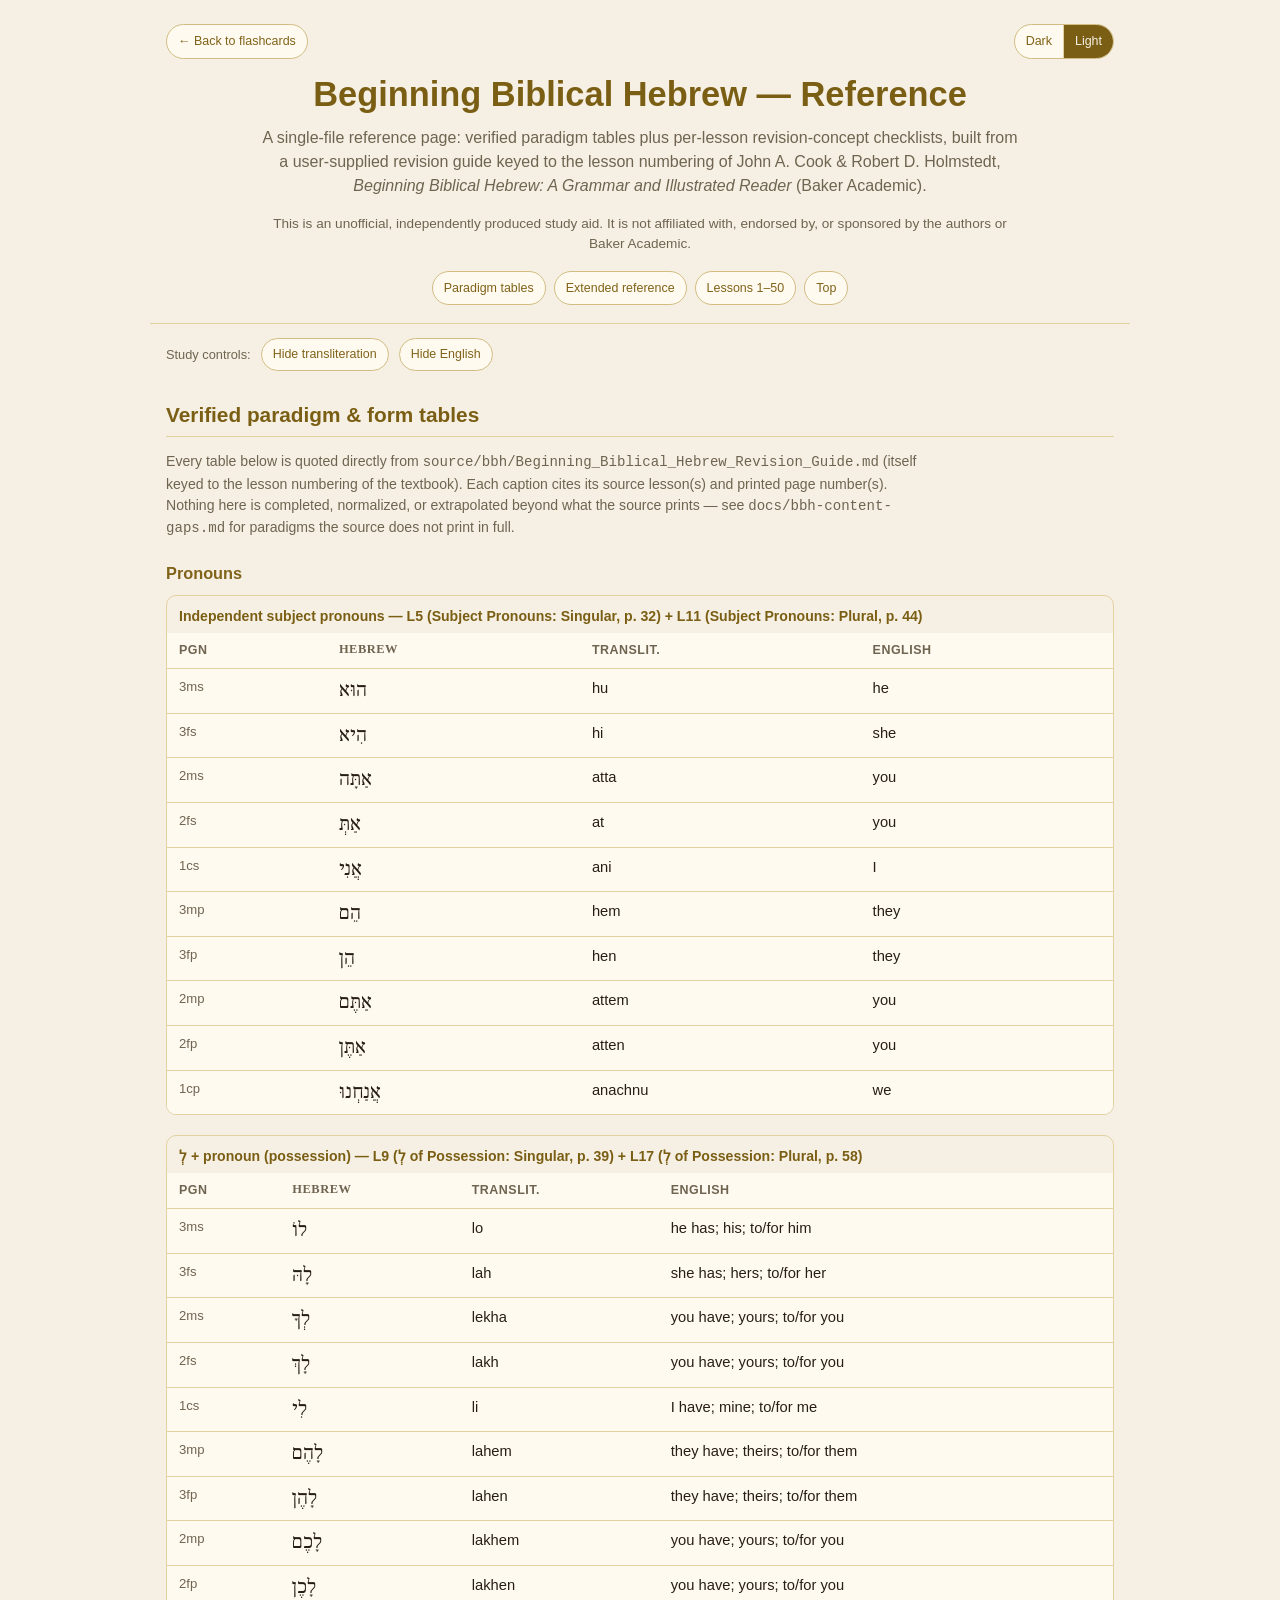
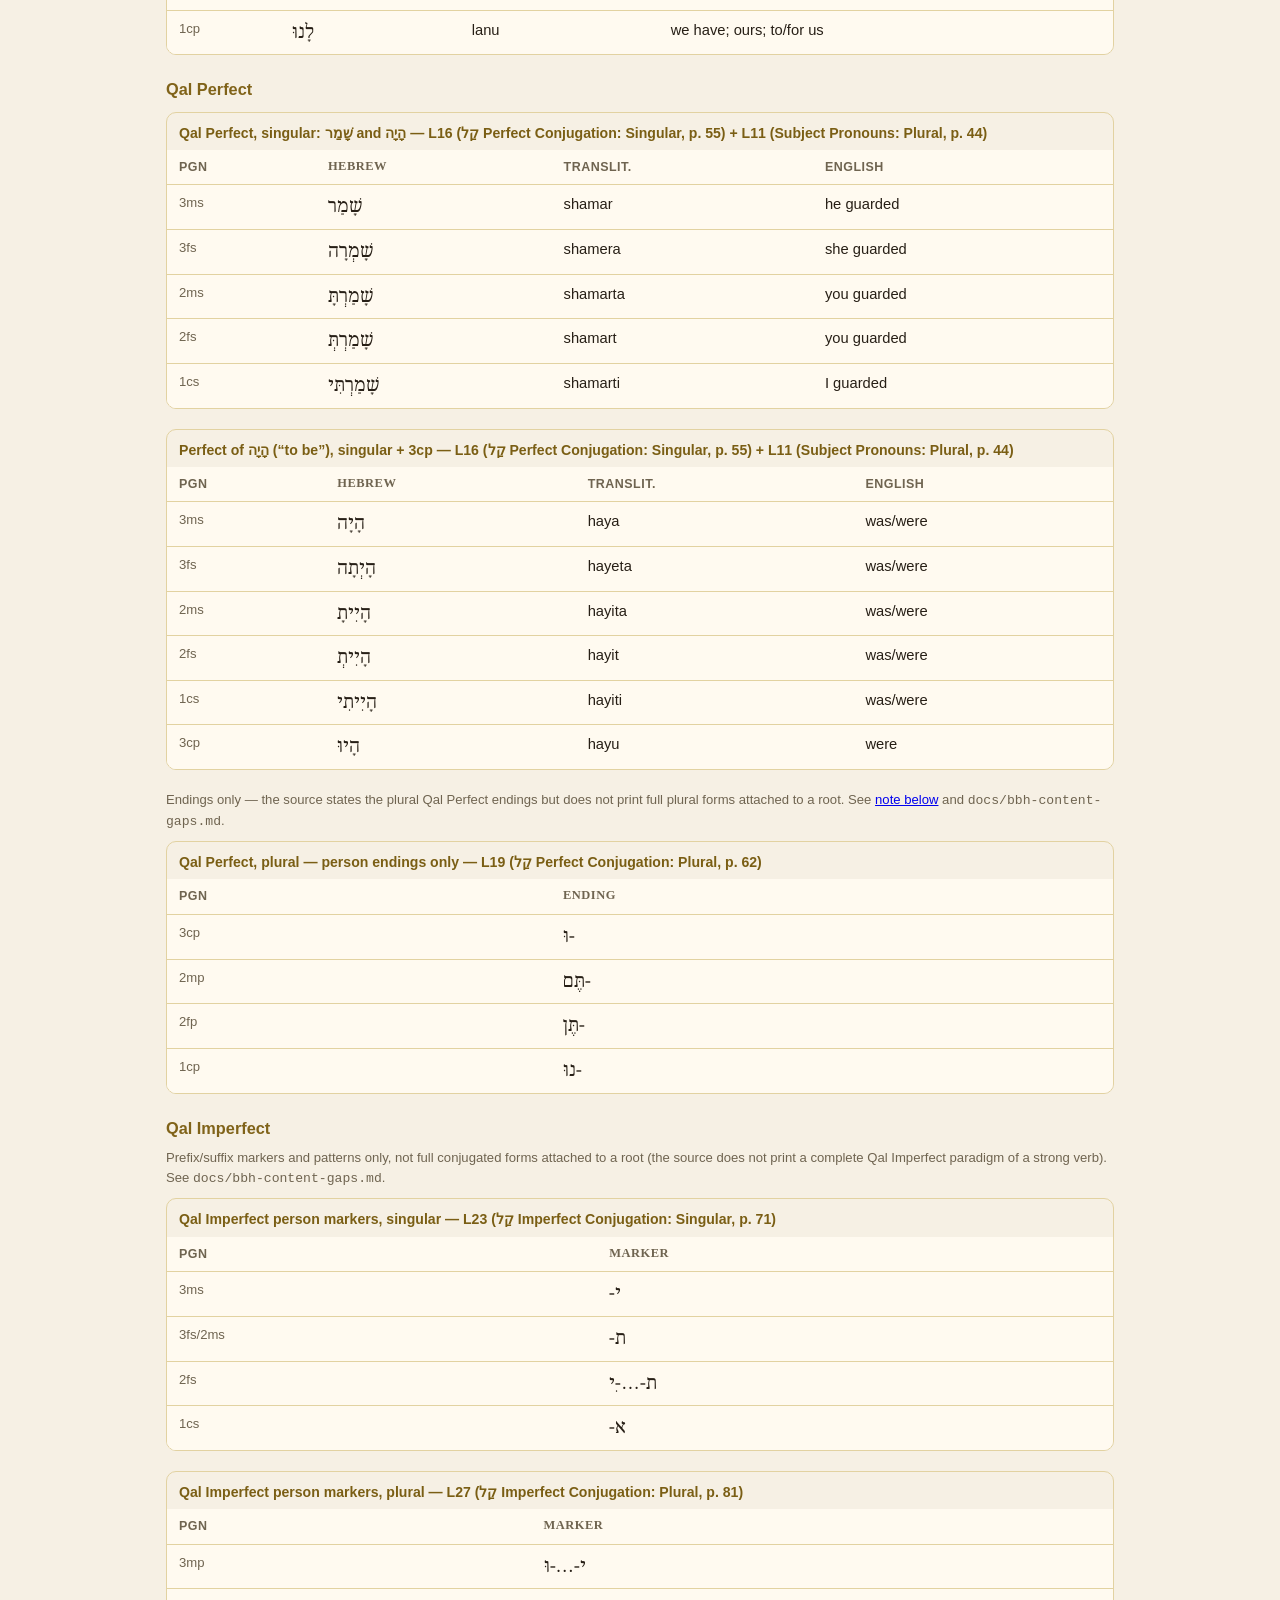
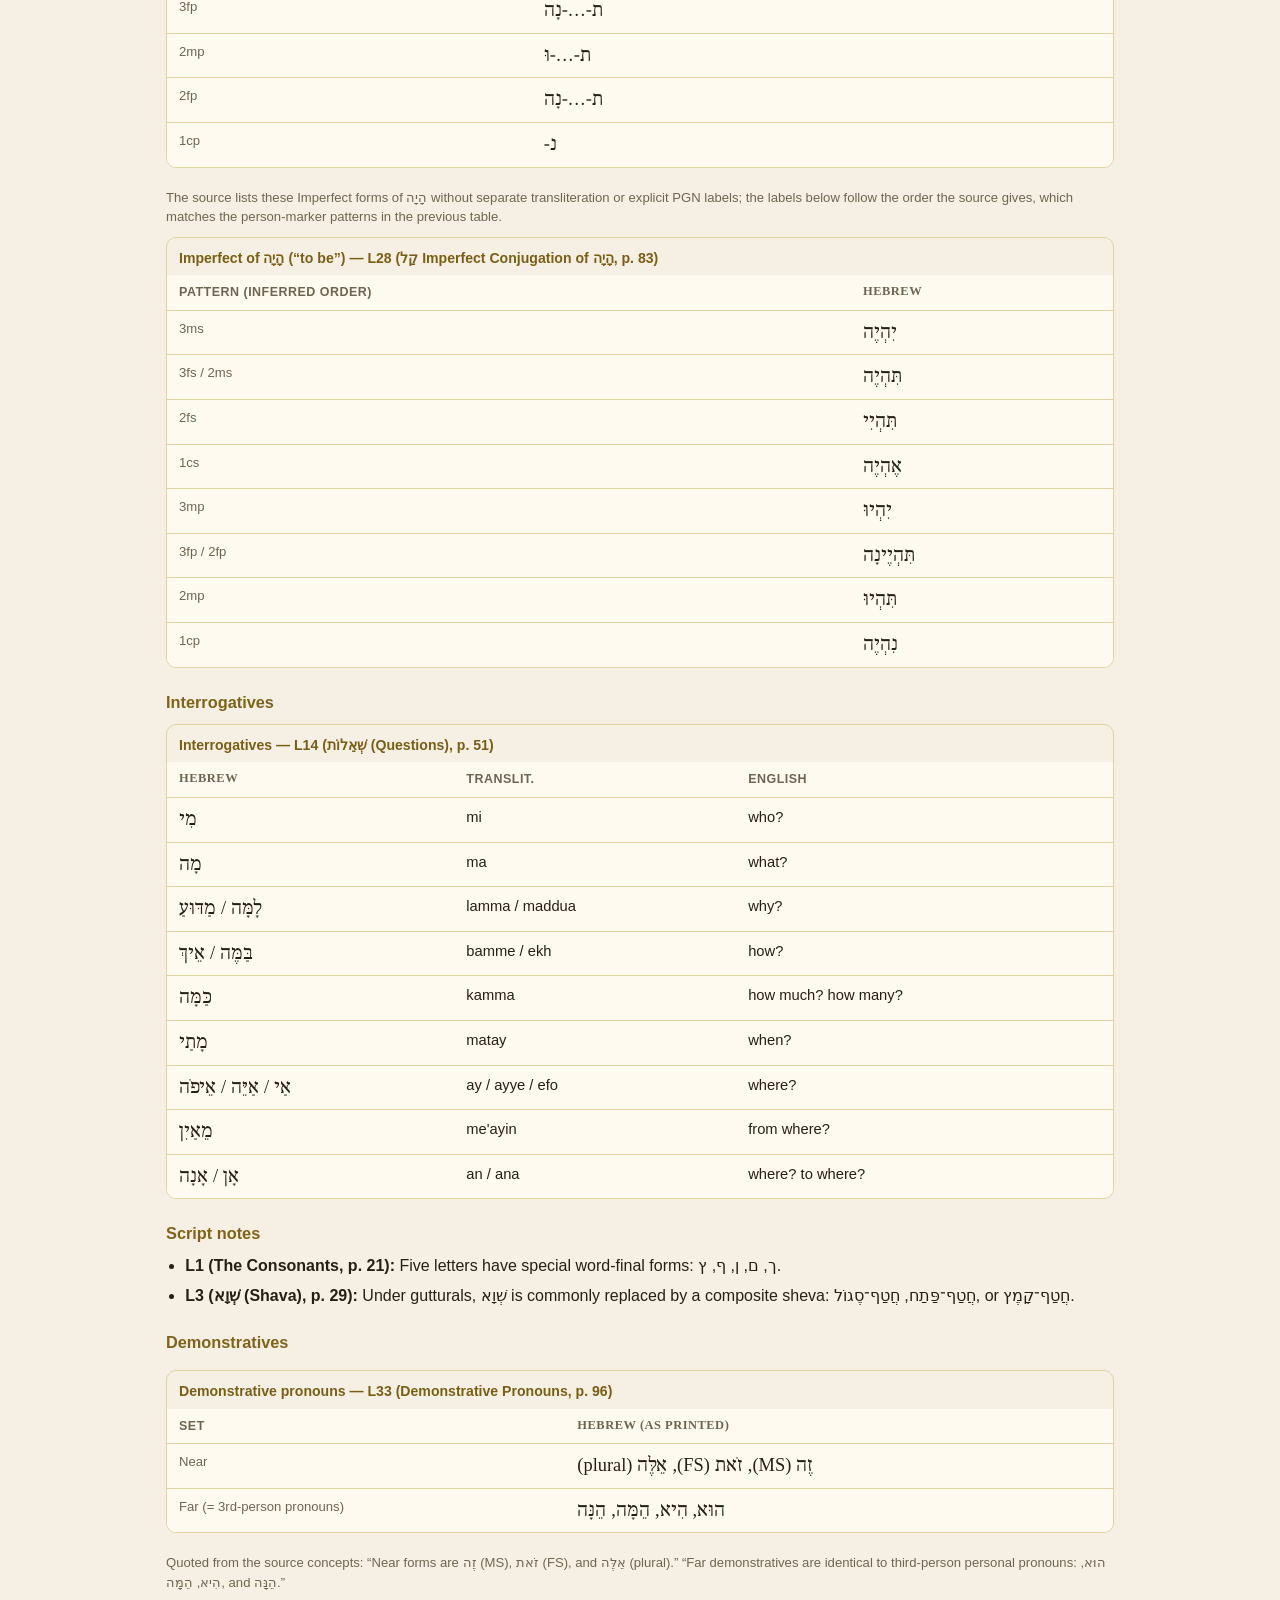
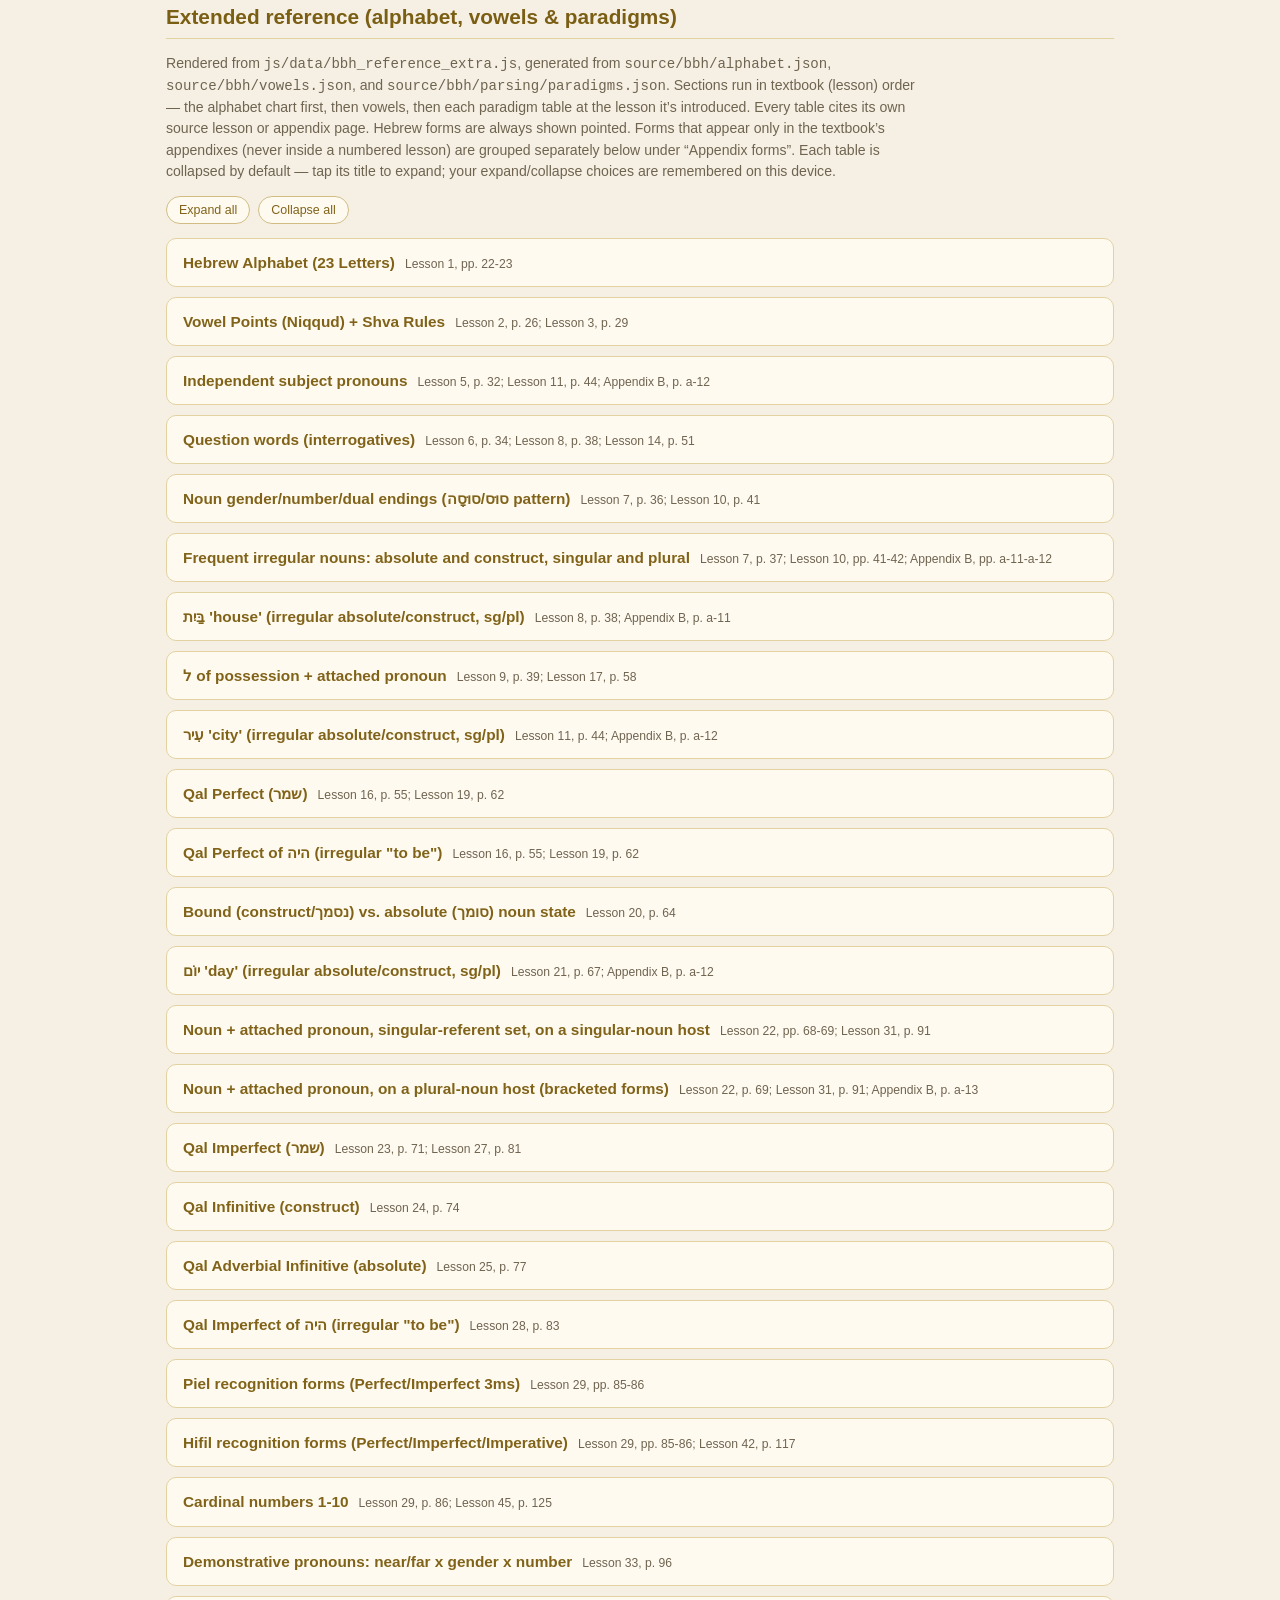
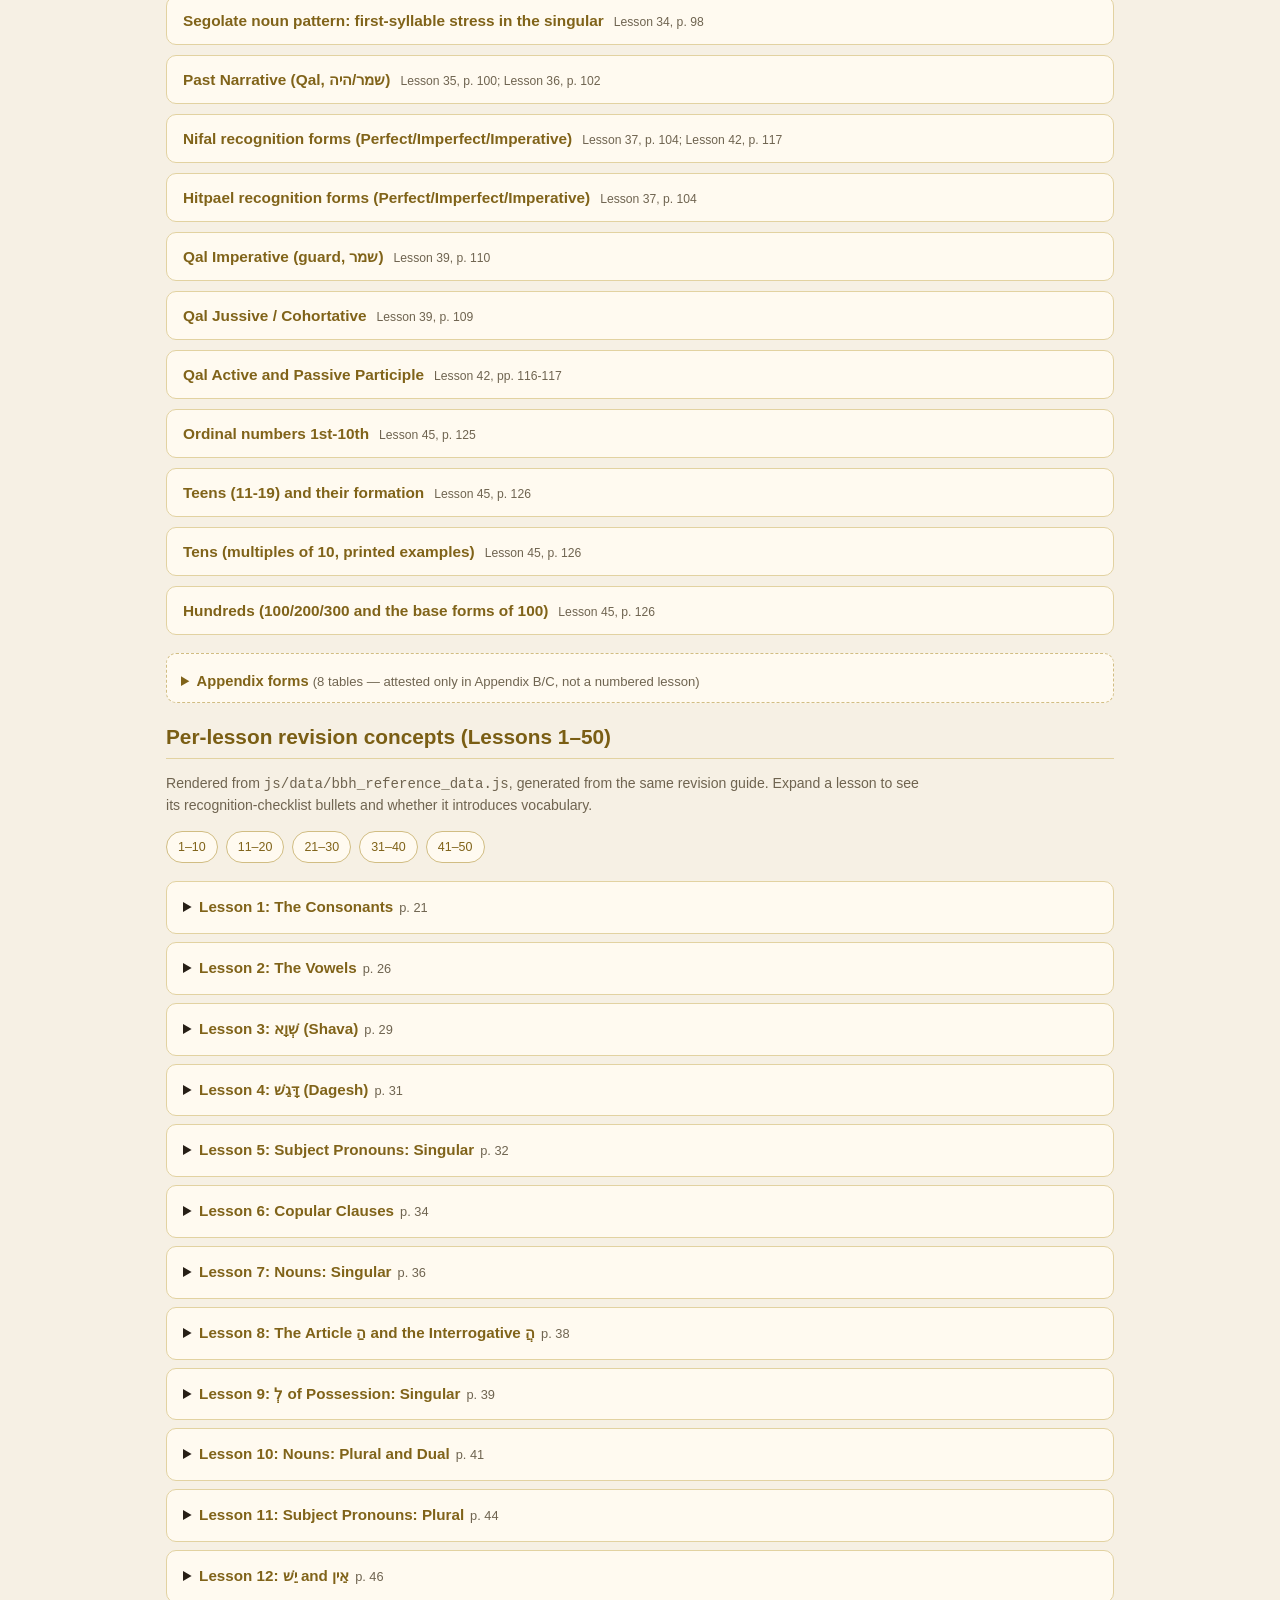
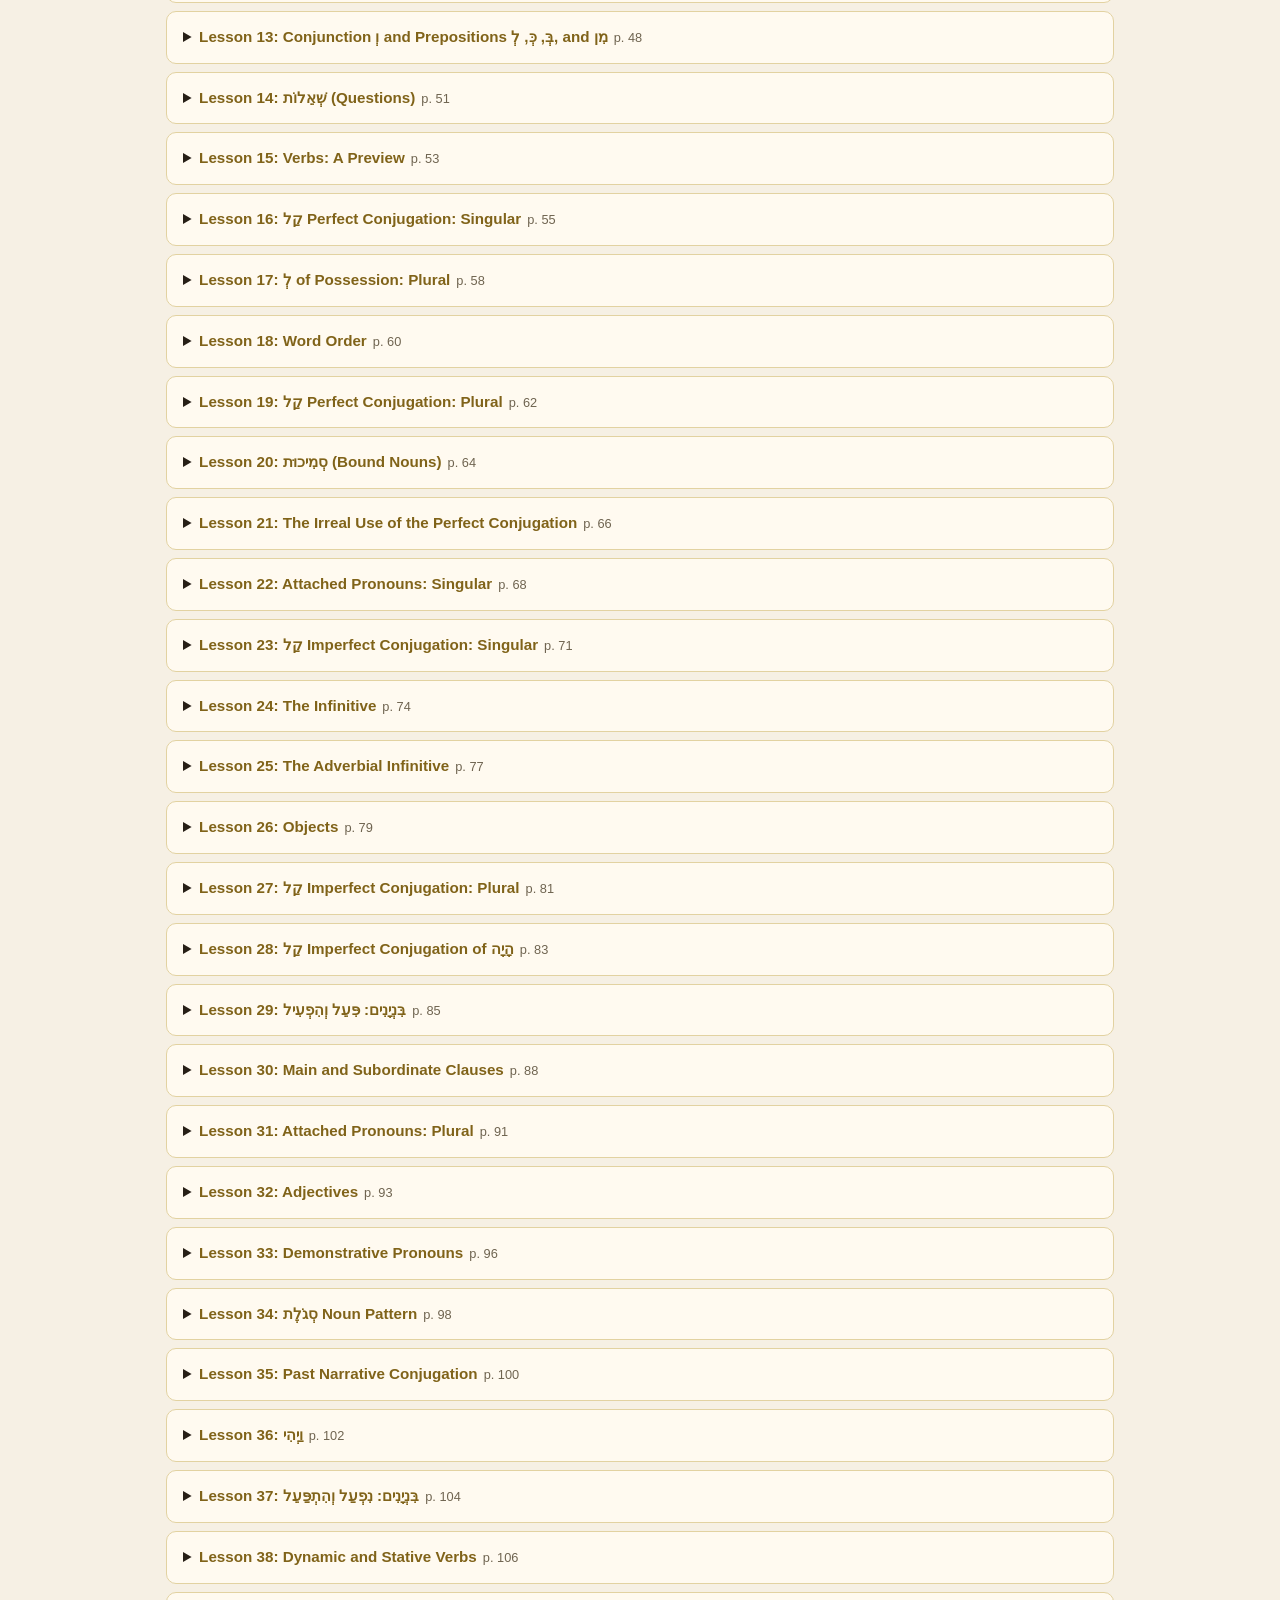
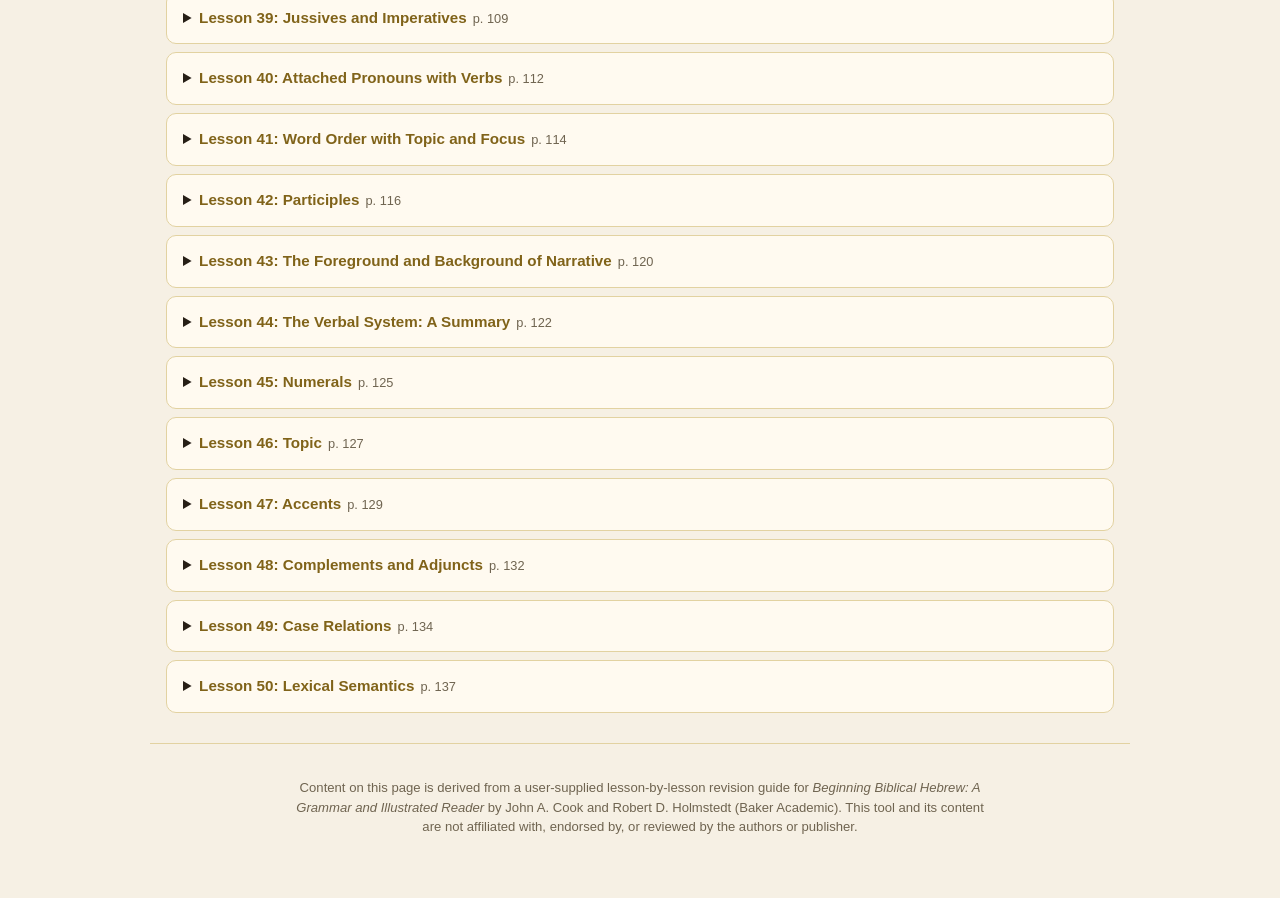
<file: pages/memorization.html>
<!DOCTYPE html>
<html lang="en">
<head>
<meta charset="utf-8"/>
<!-- Google tag (gtag.js) — owner's own GA4 property, reinstated by owner
     decision 2026-08-09 (see CLAUDE.md "Telemetry"). check_release.mjs
     requires exactly this property id and forbids the retired one. -->
<script async src="https://www.googletagmanager.com/gtag/js?id=G-J5HGG50J92"></script>
<script>
  window.dataLayer = window.dataLayer || [];
  function gtag(){dataLayer.push(arguments);}
  gtag('js', new Date());

  gtag('config', 'G-J5HGG50J92');
</script>
<meta content="width=device-width, initial-scale=1" name="viewport"/>
<title>Beginning Biblical Hebrew &mdash; Reference</title>
<link rel="icon" type="image/svg+xml" href="../favicon.svg?v=22">
<style>

@font-face {
  font-family: 'Noto Serif Hebrew';
  src: url('../fonts/noto-serif-hebrew.woff2') format('woff2');
  font-weight: 400 700;
  font-style: normal;
  font-display: swap;
}
@font-face {
  font-family: 'Noto Sans Hebrew';
  src: url('../fonts/noto-sans-hebrew.woff2') format('woff2');
  font-weight: 400 700;
  font-style: normal;
  font-display: swap;
}


:root {
  color-scheme: dark;
  --bg: #0f1117;
  --fg: #f3ead7;
  --muted: #aaa08c;
  --accent: #d3b461;
  --accent-strong: #f1d47a;
  --panel: #171a23;
  --border: rgba(211,180,97,.45);
  --border-soft: rgba(211,180,97,.35);
  --caption: #8a6a1c;
}
:root[data-bbh-theme="light"] {
  color-scheme: light;
  --bg: #f6f0e4;
  --fg: #271f16;
  --muted: #6f6450;
  --accent: #7a5e14;
  --accent-strong: #806319;
  --panel: #fffaf0;
  --border: #d1bd83;
  --border-soft: #e2d2a1;
  --caption: #7a5e14;
}
* { box-sizing: border-box; }
html { -webkit-text-size-adjust: 100%; scroll-behavior: smooth; }
/* Long unbroken tokens (e.g. source-file paths in <code>) have no natural
   wrap point and can force page-level horizontal overflow on narrow
   viewports; let them break rather than pushing the page wider. */
code { overflow-wrap: break-word; word-break: break-word; }
body { margin: 0; font-family: -apple-system, BlinkMacSystemFont, "Segoe UI", Roboto, "Helvetica Neue", Arial, sans-serif; background: var(--bg); color: var(--fg); line-height: 1.5; }
.toggle { position: fixed; top: 0; left: 0; width: 1px; height: 1px; opacity: 0; pointer-events: none; margin: 0; padding: 0; border: 0; }
.page { min-height: 100vh; background: var(--bg); color: var(--fg); padding-bottom: 56px; }
header, .toolbar, main, footer { max-width: 980px; margin-left: auto; margin-right: auto; }
.header-top { display: grid; grid-template-columns: 1fr auto; align-items: center; gap: 12px; margin-bottom: 10px; text-align: left; }
.back a { border: 1px solid var(--border); color: var(--accent-strong); background: var(--panel); border-radius: 999px; padding: 7px 11px; text-decoration: none; font-size: .78rem; display: inline-block; }
.theme-switcher { display: inline-flex; border: 1px solid var(--border); border-radius: 999px; overflow: hidden; background: var(--panel); justify-self: end; }
.theme-btn { display: inline-block; color: var(--accent-strong); padding: 7px 11px; font-size: .78rem; cursor: pointer; user-select: none; }
.theme-btn + .theme-btn { border-left: 1px solid var(--border-soft); }
#theme-dark:checked ~ .page .theme-btn[for="theme-dark"],
#theme-light:checked ~ .page .theme-btn[for="theme-light"] { background: var(--accent); color: var(--bg); }
header { padding: 24px 16px 18px; text-align: center; border-bottom: 1px solid var(--border-soft); }
h1 { margin: 6px 0 4px; color: var(--accent); font-size: clamp(1.4rem, 4.5vw, 2.15rem); font-weight: 700; }
.subtitle { color: var(--muted); margin: .35rem auto 1rem; max-width: 760px; }
.unofficial-note { color: var(--muted); font-size: .85rem; max-width: 760px; margin: 0 auto 1rem; }
.toc { display: flex; gap: 8px; flex-wrap: wrap; justify-content: center; margin-top: 12px; }
.toc a { display: inline-block; border: 1px solid var(--border); color: var(--accent-strong); background: var(--panel); border-radius: 999px; padding: 7px 11px; text-decoration: none; font-size: .78rem; cursor: pointer; }
.toolbar { display: flex; align-items: center; gap: 10px; flex-wrap: wrap; padding: 14px 16px; }
.toolbar-label { color: var(--muted); font-size: .8rem; }
.toolbar label.control { display: inline-block; border: 1px solid var(--border); color: var(--accent-strong); background: var(--panel); border-radius: 999px; padding: 6px 11px; font-size: .78rem; cursor: pointer; }
main { padding: 8px 16px 0; }
h2 { color: var(--accent); font-size: 1.3rem; margin: 34px 0 6px; border-bottom: 1px solid var(--border-soft); padding-bottom: 6px; }
h2:first-child { margin-top: 6px; }
h3 { color: var(--accent-strong); font-size: 1.02rem; margin: 22px 0 8px; }
.section-note { color: var(--muted); font-size: .88rem; max-width: 760px; }
.table-note { color: var(--muted); font-size: .82rem; margin: 6px 0 8px; }
/* Scroll container that wraps every .table-wrap (added by enhanceTableWraps()
   at runtime for both the static #paradigms tables and the generated extra-
   reference tables) — owns the right-edge fade hint, hidden once scrolled to
   the end or when the table never overflows. */
.table-scroll { position: relative; margin: 10px 0 20px; }
.table-scroll .table-wrap { margin: 0; }
.table-scroll::after {
  content: '';
  position: absolute; top: 0; right: 0; bottom: 0; width: 26px;
  background: linear-gradient(to right, transparent, var(--panel));
  pointer-events: none; border-radius: 0 10px 10px 0;
  opacity: 1; transition: opacity .15s ease;
}
.table-scroll.at-end::after { opacity: 0; }
.table-wrap { overflow-x: auto; -webkit-overflow-scrolling: touch; border: 1px solid var(--border-soft); border-radius: 10px; }
/* width:max-content + min-width:100% (not a bare width:100%) is what lets a
   wide table actually exceed its container and become scrollable instead of
   being force-fit (cells shrinking, words breaking mid-word) — the root
   cause of the "cut off / no scroll affordance" bug this task fixes. */
table.ref-table { width: max-content; min-width: 100%; border-collapse: collapse; font-size: .92rem; background: var(--panel); }
table.ref-table caption { text-align: left; caption-side: top; color: var(--caption); font-weight: 600; padding: 10px 12px 6px; font-size: .88rem; }
table.ref-table th, table.ref-table td { padding: 8px 12px; border-top: 1px solid var(--border-soft); text-align: left; vertical-align: top; white-space: nowrap; }
table.ref-table thead th { color: var(--muted); font-weight: 600; font-size: .78rem; text-transform: uppercase; letter-spacing: .04em; border-top: none; }
td.heb, th.heb { font-family: 'Noto Serif Hebrew', 'SBL Hebrew', 'Ezra SIL', 'Taamey Frank CLM', 'David CLM', serif; font-size: 1.15rem; }
td.pgn { color: var(--muted); font-size: .82rem; white-space: nowrap; }
/* Sticky first column: same background as the table itself so cells
   scrolling underneath never show through as "transparent". */
table.ref-table th:first-child, table.ref-table td:first-child { position: sticky; left: 0; z-index: 1; background: var(--panel); }
table.ref-table thead th:first-child { z-index: 2; }
@media (max-width: 600px) {
  table.ref-table th, table.ref-table td { padding: 5px 8px; font-size: .9em; }
  table.ref-table thead th { white-space: normal; }
  table.ref-table th.heb, table.ref-table td.heb { font-size: 1.15rem; }
}
.script-notes { margin: 10px 0 22px; }
.script-notes ul { margin: 6px 0; padding-left: 1.2rem; }
.script-notes li { margin: 6px 0; }
#hide-translit:checked ~ .page .translit { display: none; }
#hide-english:checked ~ .page .eng { display: none; }
#lesson-list details { border: 1px solid var(--border-soft); border-radius: 10px; background: var(--panel); margin-bottom: 8px; padding: 4px 4px; }
#lesson-list summary { cursor: pointer; padding: 10px 12px; font-size: .95rem; }
#lesson-list summary .lesson-title { color: var(--accent-strong); font-weight: 600; }
#lesson-list summary .lesson-page { color: var(--muted); font-size: .8rem; margin-left: 6px; }
#lesson-list .lesson-body { padding: 0 16px 14px; }
#lesson-list ul { margin: 4px 0 8px; padding-left: 1.2rem; }
#lesson-list li { margin: 5px 0; }
#lesson-list .vocab-count { color: var(--muted); font-size: .82rem; }
.range-groups { display: flex; gap: 8px; flex-wrap: wrap; margin: 10px 0 18px; }
.range-groups a { display: inline-block; border: 1px solid var(--border); color: var(--accent-strong); background: var(--panel); border-radius: 999px; padding: 6px 11px; text-decoration: none; font-size: .78rem; }
footer { padding: 30px 16px 10px; color: var(--muted); font-size: .82rem; text-align: center; border-top: 1px solid var(--border-soft); margin-top: 30px; }
footer p { max-width: 700px; margin: 4px auto; }
.fallback-note { color: #d98c8c; font-size: .85rem; }

/* Extended reference (js/data/bbh_reference_extra.js render, #extraReferenceContainer).
   Sections are pre-sorted into textbook (lesson) order by the generator;
   this renderer just lays each one out as its own collapsed-by-default
   <details>, so no thematic group headers/CSS are needed here any more. */
.extra-controls { display: flex; gap: 8px; margin: 10px 0 14px; }
.extra-controls button { border: 1px solid var(--border); color: var(--accent-strong); background: var(--panel); border-radius: 999px; padding: 6px 12px; font-size: .78rem; cursor: pointer; font-family: inherit; }
details.extra-section { border: 1px solid var(--border-soft); border-radius: 10px; background: var(--panel); margin: 10px 0; padding: 2px 6px; }
details.extra-section > summary { cursor: pointer; padding: 10px 10px; font-size: .96rem; display: flex; align-items: baseline; gap: 10px; flex-wrap: wrap; }
details.extra-section[open] > summary { margin-bottom: 2px; }
.extra-section-title-text { color: var(--accent-strong); font-weight: 600; }
.extra-section-ref { color: var(--muted); font-size: .76rem; font-weight: 400; }
.extra-section-content { padding: 0 8px 12px; }
tr.table-note-row td { color: var(--muted); font-size: .8rem; font-style: italic; border-top: none; padding-top: 0; padding-bottom: 10px; white-space: normal; }
.extra-footnotes { color: var(--muted); font-size: .82rem; margin: -6px 0 4px; padding-left: 1.2rem; }
.extra-footnotes li { margin: 4px 0; }
details.appendix-group { border: 1px dashed var(--border); border-radius: 10px; background: var(--panel); padding: 10px 14px 4px; margin: 18px 0; }
details.appendix-group > summary { cursor: pointer; padding: 6px 0; font-size: .92rem; color: var(--accent-strong); }
details.appendix-group[open] > summary { margin-bottom: 8px; }
details.appendix-group details.extra-section { background: var(--bg); }

/* Alphabet + vowel chart stacked-card layout (<=600px): both the table and
   the card list are always rendered; the media query alone decides which is
   visible, no JS resize handling. */
.ref-cards { display: none; list-style: none; margin: 0 0 10px; padding: 0; flex-direction: column; gap: 8px; }
.ref-card { display: flex; gap: 12px; align-items: flex-start; border: 1px solid var(--border-soft); border-radius: 10px; background: var(--bg); padding: 10px 12px; }
.ref-card-glyph { flex: 0 0 auto; min-width: 44px; text-align: center; font-family: 'Noto Serif Hebrew', 'SBL Hebrew', 'Ezra SIL', 'Taamey Frank CLM', 'David CLM', serif; }
.ref-card-letter { font-size: 1.6rem; display: block; line-height: 1.15; }
.ref-card-final { font-size: 1.05rem; display: block; color: var(--muted); margin-top: 1px; }
.ref-card-body { flex: 1 1 auto; min-width: 0; }
.ref-card-name { font-size: .82rem; margin-bottom: 3px; }
.ref-card-name .heb { font-family: 'Noto Serif Hebrew', 'SBL Hebrew', 'Ezra SIL', 'Taamey Frank CLM', 'David CLM', serif; font-size: 1.1rem; margin-right: 8px; }
.ref-card-name .eng { color: var(--muted); }
.ref-card-sound { font-size: .82rem; margin-bottom: 5px; }
.ref-card-badges { display: flex; gap: 6px; flex-wrap: wrap; }
.ref-badge { display: inline-block; border: 1px solid var(--border); color: var(--accent-strong); border-radius: 999px; padding: 2px 8px; font-size: .68rem; }
@media (max-width: 600px) {
  details.extra-section[data-cards="1"] .table-scroll { display: none; }
  details.extra-section[data-cards="1"] .ref-cards { display: flex; }
}

</style>
</head>
<body id="top">
<input class="toggle" id="hide-translit" type="checkbox"/>
<input class="toggle" id="hide-english" type="checkbox"/>
<input class="toggle" id="theme-light" name="theme" type="radio"/>
<input checked="" class="toggle" id="theme-dark" name="theme" type="radio"/>
<script>

(function () {
  var THEME_KEY = 'bbhStudyToolThemeMode';
  function readMode() {
    try {
      var v = localStorage.getItem(THEME_KEY);
      if (v) return v;
    } catch (err) {}
    return 'system';
  }
  try {
    var mode = readMode();
    var prefersDark = window.matchMedia && window.matchMedia('(prefers-color-scheme: dark)').matches;
    var resolved = mode === 'system' ? (prefersDark ? 'dark' : 'light') : mode;
    document.getElementById(resolved === 'light' ? 'theme-light' : 'theme-dark').checked = true;
    document.documentElement.setAttribute('data-bbh-theme', resolved);
  } catch (err) {}
  ['theme-light', 'theme-dark'].forEach(function (id) {
    var input = document.getElementById(id);
    if (!input) return;
    input.addEventListener('change', function () {
      if (!input.checked) return;
      var mode = id === 'theme-light' ? 'light' : 'dark';
      document.documentElement.setAttribute('data-bbh-theme', mode);
      try { localStorage.setItem(THEME_KEY, mode); } catch (err) {}
    });
  });
})();

</script>
<div class="page">
<header>
<div class="header-top">
<p class="back" style="margin:0"><a href="../index.html">&larr; Back to flashcards</a></p>
<div aria-label="Theme controls" class="theme-switcher" role="group">
<label class="theme-btn" for="theme-dark">Dark</label>
<label class="theme-btn" for="theme-light">Light</label>
</div>
</div>
<h1>Beginning Biblical Hebrew &mdash; Reference</h1>
<p class="subtitle">A single-file reference page: verified paradigm tables plus per-lesson revision-concept checklists, built from a user-supplied revision guide keyed to the lesson numbering of John A. Cook &amp; Robert D. Holmstedt, <em>Beginning Biblical Hebrew: A Grammar and Illustrated Reader</em> (Baker Academic).</p>
<p class="unofficial-note">This is an unofficial, independently produced study aid. It is not affiliated with, endorsed by, or sponsored by the authors or Baker Academic.</p>
<nav aria-label="Section index" class="toc">
<a href="#paradigms">Paradigm tables</a>
<a href="#extra-reference">Extended reference</a>
<a href="#lessons">Lessons 1&ndash;50</a>
<a href="#top">Top</a>
</nav>
</header>
<div aria-label="Study controls" class="toolbar" role="group">
<span class="toolbar-label">Study controls:</span>
<label class="control" for="hide-translit">Hide transliteration</label>
<label class="control" for="hide-english">Hide English</label>
</div>
<main>

<section id="paradigms">
<h2>Verified paradigm &amp; form tables</h2>
<p class="section-note">Every table below is quoted directly from <code>source/bbh/Beginning_Biblical_Hebrew_Revision_Guide.md</code> (itself keyed to the lesson numbering of the textbook). Each caption cites its source lesson(s) and printed page number(s). Nothing here is completed, normalized, or extrapolated beyond what the source prints &mdash; see <code>docs/bbh-content-gaps.md</code> for paradigms the source does not print in full.</p>

<h3>Pronouns</h3>

<div class="table-wrap">
<table class="ref-table">
<caption>Independent subject pronouns &mdash; L5 (Subject Pronouns: Singular, p.&nbsp;32) + L11 (Subject Pronouns: Plural, p.&nbsp;44)</caption>
<thead><tr><th class="pgn">PGN</th><th class="heb">Hebrew</th><th class="translit">Translit.</th><th class="eng">English</th></tr></thead>
<tbody>
<tr><td class="pgn"><span class="val">3ms</span></td><td class="heb" dir="rtl" lang="he"><span class="val">הוּא</span></td><td class="translit"><span class="val">hu</span></td><td class="eng"><span class="val">he</span></td></tr>
<tr><td class="pgn"><span class="val">3fs</span></td><td class="heb" dir="rtl" lang="he"><span class="val">הִיא</span></td><td class="translit"><span class="val">hi</span></td><td class="eng"><span class="val">she</span></td></tr>
<tr><td class="pgn"><span class="val">2ms</span></td><td class="heb" dir="rtl" lang="he"><span class="val">אַתָּה</span></td><td class="translit"><span class="val">atta</span></td><td class="eng"><span class="val">you</span></td></tr>
<tr><td class="pgn"><span class="val">2fs</span></td><td class="heb" dir="rtl" lang="he"><span class="val">אַתְּ</span></td><td class="translit"><span class="val">at</span></td><td class="eng"><span class="val">you</span></td></tr>
<tr><td class="pgn"><span class="val">1cs</span></td><td class="heb" dir="rtl" lang="he"><span class="val">אֲנִי</span></td><td class="translit"><span class="val">ani</span></td><td class="eng"><span class="val">I</span></td></tr>
<tr><td class="pgn"><span class="val">3mp</span></td><td class="heb" dir="rtl" lang="he"><span class="val">הֵם</span></td><td class="translit"><span class="val">hem</span></td><td class="eng"><span class="val">they</span></td></tr>
<tr><td class="pgn"><span class="val">3fp</span></td><td class="heb" dir="rtl" lang="he"><span class="val">הֵן</span></td><td class="translit"><span class="val">hen</span></td><td class="eng"><span class="val">they</span></td></tr>
<tr><td class="pgn"><span class="val">2mp</span></td><td class="heb" dir="rtl" lang="he"><span class="val">אַתֶּם</span></td><td class="translit"><span class="val">attem</span></td><td class="eng"><span class="val">you</span></td></tr>
<tr><td class="pgn"><span class="val">2fp</span></td><td class="heb" dir="rtl" lang="he"><span class="val">אַתֶּן</span></td><td class="translit"><span class="val">atten</span></td><td class="eng"><span class="val">you</span></td></tr>
<tr><td class="pgn"><span class="val">1cp</span></td><td class="heb" dir="rtl" lang="he"><span class="val">אֲנַחְנוּ</span></td><td class="translit"><span class="val">anachnu</span></td><td class="eng"><span class="val">we</span></td></tr>
</tbody>
</table>
</div>

<div class="table-wrap">
<table class="ref-table">
<caption>לְ + pronoun (possession) &mdash; L9 (לְ of Possession: Singular, p.&nbsp;39) + L17 (לְ of Possession: Plural, p.&nbsp;58)</caption>
<thead><tr><th class="pgn">PGN</th><th class="heb">Hebrew</th><th class="translit">Translit.</th><th class="eng">English</th></tr></thead>
<tbody>
<tr><td class="pgn"><span class="val">3ms</span></td><td class="heb" dir="rtl" lang="he"><span class="val">לוֹ</span></td><td class="translit"><span class="val">lo</span></td><td class="eng"><span class="val">he has; his; to/for him</span></td></tr>
<tr><td class="pgn"><span class="val">3fs</span></td><td class="heb" dir="rtl" lang="he"><span class="val">לָהּ</span></td><td class="translit"><span class="val">lah</span></td><td class="eng"><span class="val">she has; hers; to/for her</span></td></tr>
<tr><td class="pgn"><span class="val">2ms</span></td><td class="heb" dir="rtl" lang="he"><span class="val">לְךָ</span></td><td class="translit"><span class="val">lekha</span></td><td class="eng"><span class="val">you have; yours; to/for you</span></td></tr>
<tr><td class="pgn"><span class="val">2fs</span></td><td class="heb" dir="rtl" lang="he"><span class="val">לָךְ</span></td><td class="translit"><span class="val">lakh</span></td><td class="eng"><span class="val">you have; yours; to/for you</span></td></tr>
<tr><td class="pgn"><span class="val">1cs</span></td><td class="heb" dir="rtl" lang="he"><span class="val">לִי</span></td><td class="translit"><span class="val">li</span></td><td class="eng"><span class="val">I have; mine; to/for me</span></td></tr>
<tr><td class="pgn"><span class="val">3mp</span></td><td class="heb" dir="rtl" lang="he"><span class="val">לָהֶם</span></td><td class="translit"><span class="val">lahem</span></td><td class="eng"><span class="val">they have; theirs; to/for them</span></td></tr>
<tr><td class="pgn"><span class="val">3fp</span></td><td class="heb" dir="rtl" lang="he"><span class="val">לָהֶן</span></td><td class="translit"><span class="val">lahen</span></td><td class="eng"><span class="val">they have; theirs; to/for them</span></td></tr>
<tr><td class="pgn"><span class="val">2mp</span></td><td class="heb" dir="rtl" lang="he"><span class="val">לָכֶם</span></td><td class="translit"><span class="val">lakhem</span></td><td class="eng"><span class="val">you have; yours; to/for you</span></td></tr>
<tr><td class="pgn"><span class="val">2fp</span></td><td class="heb" dir="rtl" lang="he"><span class="val">לָכֶן</span></td><td class="translit"><span class="val">lakhen</span></td><td class="eng"><span class="val">you have; yours; to/for you</span></td></tr>
<tr><td class="pgn"><span class="val">1cp</span></td><td class="heb" dir="rtl" lang="he"><span class="val">לָנוּ</span></td><td class="translit"><span class="val">lanu</span></td><td class="eng"><span class="val">we have; ours; to/for us</span></td></tr>
</tbody>
</table>
</div>

<h3>Qal Perfect</h3>

<div class="table-wrap">
<table class="ref-table">
<caption>Qal Perfect, singular: שָׁמַר and הָיָה &mdash; L16 (קַל Perfect Conjugation: Singular, p.&nbsp;55) + L11 (Subject Pronouns: Plural, p.&nbsp;44)</caption>
<thead><tr><th class="pgn">PGN</th><th class="heb">Hebrew</th><th class="translit">Translit.</th><th class="eng">English</th></tr></thead>
<tbody>
<tr><td class="pgn"><span class="val">3ms</span></td><td class="heb" dir="rtl" lang="he"><span class="val">שָׁמַר</span></td><td class="translit"><span class="val">shamar</span></td><td class="eng"><span class="val">he guarded</span></td></tr>
<tr><td class="pgn"><span class="val">3fs</span></td><td class="heb" dir="rtl" lang="he"><span class="val">שָׁמְרָה</span></td><td class="translit"><span class="val">shamera</span></td><td class="eng"><span class="val">she guarded</span></td></tr>
<tr><td class="pgn"><span class="val">2ms</span></td><td class="heb" dir="rtl" lang="he"><span class="val">שָׁמַרְתָּ</span></td><td class="translit"><span class="val">shamarta</span></td><td class="eng"><span class="val">you guarded</span></td></tr>
<tr><td class="pgn"><span class="val">2fs</span></td><td class="heb" dir="rtl" lang="he"><span class="val">שָׁמַרְתְּ</span></td><td class="translit"><span class="val">shamart</span></td><td class="eng"><span class="val">you guarded</span></td></tr>
<tr><td class="pgn"><span class="val">1cs</span></td><td class="heb" dir="rtl" lang="he"><span class="val">שָׁמַרְתִּי</span></td><td class="translit"><span class="val">shamarti</span></td><td class="eng"><span class="val">I guarded</span></td></tr>
</tbody>
</table>
</div>
<div class="table-wrap">
<table class="ref-table">
<caption>Perfect of הָיָה (&ldquo;to be&rdquo;), singular + 3cp &mdash; L16 (קַל Perfect Conjugation: Singular, p.&nbsp;55) + L11 (Subject Pronouns: Plural, p.&nbsp;44)</caption>
<thead><tr><th class="pgn">PGN</th><th class="heb">Hebrew</th><th class="translit">Translit.</th><th class="eng">English</th></tr></thead>
<tbody>
<tr><td class="pgn"><span class="val">3ms</span></td><td class="heb" dir="rtl" lang="he"><span class="val">הָיָה</span></td><td class="translit"><span class="val">haya</span></td><td class="eng"><span class="val">was/were</span></td></tr>
<tr><td class="pgn"><span class="val">3fs</span></td><td class="heb" dir="rtl" lang="he"><span class="val">הָיְתָה</span></td><td class="translit"><span class="val">hayeta</span></td><td class="eng"><span class="val">was/were</span></td></tr>
<tr><td class="pgn"><span class="val">2ms</span></td><td class="heb" dir="rtl" lang="he"><span class="val">הָיִיתָ</span></td><td class="translit"><span class="val">hayita</span></td><td class="eng"><span class="val">was/were</span></td></tr>
<tr><td class="pgn"><span class="val">2fs</span></td><td class="heb" dir="rtl" lang="he"><span class="val">הָיִיתְ</span></td><td class="translit"><span class="val">hayit</span></td><td class="eng"><span class="val">was/were</span></td></tr>
<tr><td class="pgn"><span class="val">1cs</span></td><td class="heb" dir="rtl" lang="he"><span class="val">הָיִיתִי</span></td><td class="translit"><span class="val">hayiti</span></td><td class="eng"><span class="val">was/were</span></td></tr>
<tr><td class="pgn"><span class="val">3cp</span></td><td class="heb" dir="rtl" lang="he"><span class="val">הָיוּ</span></td><td class="translit"><span class="val">hayu</span></td><td class="eng"><span class="val">were</span></td></tr>
</tbody>
</table>
</div>

<p class="table-note">Endings only &mdash; the source states the plural Qal Perfect endings but does not print full plural forms attached to a root. See <a href="#gaps-note">note below</a> and <code>docs/bbh-content-gaps.md</code>.</p>
<div class="table-wrap">
<table class="ref-table">
<caption>Qal Perfect, plural &mdash; person endings only &mdash; L19 (קַל Perfect Conjugation: Plural, p.&nbsp;62)</caption>
<thead><tr><th class="pgn">PGN</th><th class="heb">Ending</th></tr></thead>
<tbody>
<tr><td class="pgn"><span class="val">3cp</span></td><td class="heb" dir="rtl" lang="he"><span class="val">-וּ</span></td></tr>
<tr><td class="pgn"><span class="val">2mp</span></td><td class="heb" dir="rtl" lang="he"><span class="val">-תֶּם</span></td></tr>
<tr><td class="pgn"><span class="val">2fp</span></td><td class="heb" dir="rtl" lang="he"><span class="val">-תֶּן</span></td></tr>
<tr><td class="pgn"><span class="val">1cp</span></td><td class="heb" dir="rtl" lang="he"><span class="val">-נוּ</span></td></tr>
</tbody>
</table>
</div>

<h3>Qal Imperfect</h3>

<p class="table-note">Prefix/suffix markers and patterns only, not full conjugated forms attached to a root (the source does not print a complete Qal Imperfect paradigm of a strong verb). See <code>docs/bbh-content-gaps.md</code>.</p>
<div class="table-wrap">
<table class="ref-table">
<caption>Qal Imperfect person markers, singular &mdash; L23 (קַל Imperfect Conjugation: Singular, p.&nbsp;71)</caption>
<thead><tr><th class="pgn">PGN</th><th class="heb">Marker</th></tr></thead>
<tbody>
<tr><td class="pgn"><span class="val">3ms</span></td><td class="heb" dir="rtl" lang="he"><span class="val">י-</span></td></tr>
<tr><td class="pgn"><span class="val">3fs/2ms</span></td><td class="heb" dir="rtl" lang="he"><span class="val">ת-</span></td></tr>
<tr><td class="pgn"><span class="val">2fs</span></td><td class="heb" dir="rtl" lang="he"><span class="val">ת-…-ִי</span></td></tr>
<tr><td class="pgn"><span class="val">1cs</span></td><td class="heb" dir="rtl" lang="he"><span class="val">א-</span></td></tr>
</tbody>
</table>
</div>
<div class="table-wrap">
<table class="ref-table">
<caption>Qal Imperfect person markers, plural &mdash; L27 (קַל Imperfect Conjugation: Plural, p.&nbsp;81)</caption>
<thead><tr><th class="pgn">PGN</th><th class="heb">Marker</th></tr></thead>
<tbody>
<tr><td class="pgn"><span class="val">3mp</span></td><td class="heb" dir="rtl" lang="he"><span class="val">י-…-וּ</span></td></tr>
<tr><td class="pgn"><span class="val">3fp</span></td><td class="heb" dir="rtl" lang="he"><span class="val">ת-…-נָה</span></td></tr>
<tr><td class="pgn"><span class="val">2mp</span></td><td class="heb" dir="rtl" lang="he"><span class="val">ת-…-וּ</span></td></tr>
<tr><td class="pgn"><span class="val">2fp</span></td><td class="heb" dir="rtl" lang="he"><span class="val">ת-…-נָה</span></td></tr>
<tr><td class="pgn"><span class="val">1cp</span></td><td class="heb" dir="rtl" lang="he"><span class="val">נ-</span></td></tr>
</tbody>
</table>
</div>

<p class="table-note">The source lists these Imperfect forms of הָיָה without separate transliteration or explicit PGN labels; the labels below follow the order the source gives, which matches the person-marker patterns in the previous table.</p>
<div class="table-wrap">
<table class="ref-table">
<caption>Imperfect of הָיָה (&ldquo;to be&rdquo;) &mdash; L28 (קַל Imperfect Conjugation of הָיָה, p.&nbsp;83)</caption>
<thead><tr><th class="pgn">Pattern (inferred order)</th><th class="heb">Hebrew</th></tr></thead>
<tbody>
<tr><td class="pgn"><span class="val">3ms</span></td><td class="heb" dir="rtl" lang="he"><span class="val">יִהְיֶה</span></td></tr>
<tr><td class="pgn"><span class="val">3fs / 2ms</span></td><td class="heb" dir="rtl" lang="he"><span class="val">תִּהְיֶה</span></td></tr>
<tr><td class="pgn"><span class="val">2fs</span></td><td class="heb" dir="rtl" lang="he"><span class="val">תִּהְיִי</span></td></tr>
<tr><td class="pgn"><span class="val">1cs</span></td><td class="heb" dir="rtl" lang="he"><span class="val">אֶהְיֶה</span></td></tr>
<tr><td class="pgn"><span class="val">3mp</span></td><td class="heb" dir="rtl" lang="he"><span class="val">יִהְיוּ</span></td></tr>
<tr><td class="pgn"><span class="val">3fp / 2fp</span></td><td class="heb" dir="rtl" lang="he"><span class="val">תִּהְיֶינָה</span></td></tr>
<tr><td class="pgn"><span class="val">2mp</span></td><td class="heb" dir="rtl" lang="he"><span class="val">תִּהְיוּ</span></td></tr>
<tr><td class="pgn"><span class="val">1cp</span></td><td class="heb" dir="rtl" lang="he"><span class="val">נִהְיֶה</span></td></tr>
</tbody>
</table>
</div>

<h3>Interrogatives</h3>

<div class="table-wrap">
<table class="ref-table">
<caption>Interrogatives &mdash; L14 (שְׁאֵלוֹת (Questions), p.&nbsp;51)</caption>
<thead><tr><th class="heb">Hebrew</th><th class="translit">Translit.</th><th class="eng">English</th></tr></thead>
<tbody>
<tr><td class="heb" dir="rtl" lang="he"><span class="val">מִי</span></td><td class="translit"><span class="val">mi</span></td><td class="eng"><span class="val">who?</span></td></tr>
<tr><td class="heb" dir="rtl" lang="he"><span class="val">מָה</span></td><td class="translit"><span class="val">ma</span></td><td class="eng"><span class="val">what?</span></td></tr>
<tr><td class="heb" dir="rtl" lang="he"><span class="val">לָמָּה / מַדּוּעַ</span></td><td class="translit"><span class="val">lamma / maddua</span></td><td class="eng"><span class="val">why?</span></td></tr>
<tr><td class="heb" dir="rtl" lang="he"><span class="val">בַּמֶּה / אֵיךְ</span></td><td class="translit"><span class="val">bamme / ekh</span></td><td class="eng"><span class="val">how?</span></td></tr>
<tr><td class="heb" dir="rtl" lang="he"><span class="val">כַּמָּה</span></td><td class="translit"><span class="val">kamma</span></td><td class="eng"><span class="val">how much? how many?</span></td></tr>
<tr><td class="heb" dir="rtl" lang="he"><span class="val">מָתַי</span></td><td class="translit"><span class="val">matay</span></td><td class="eng"><span class="val">when?</span></td></tr>
<tr><td class="heb" dir="rtl" lang="he"><span class="val">אַי / אַיֵּה / אֵיפֹה</span></td><td class="translit"><span class="val">ay / ayye / efo</span></td><td class="eng"><span class="val">where?</span></td></tr>
<tr><td class="heb" dir="rtl" lang="he"><span class="val">מֵאַיִן</span></td><td class="translit"><span class="val">me'ayin</span></td><td class="eng"><span class="val">from where?</span></td></tr>
<tr><td class="heb" dir="rtl" lang="he"><span class="val">אָן / אָנָה</span></td><td class="translit"><span class="val">an / ana</span></td><td class="eng"><span class="val">where? to where?</span></td></tr>
</tbody>
</table>
</div>


<div class="script-notes">
<h3>Script notes</h3>
<ul>
<li><strong>L1 (The Consonants, p.&nbsp;21):</strong> Five letters have special word-final forms: ך, ם, ן, ף, ץ.</li>
<li><strong>L3 (שְׁוָא (Shava), p.&nbsp;29):</strong> Under gutturals, שְׁוָא is commonly replaced by a composite sheva: חֲטַף־פַּתַח, חֲטַף־סֶגוֹל, or חֲטַף־קָמֶץ.</li>
</ul>
</div>

<h3>Demonstratives</h3>
<p id="gaps-note"></p>

<div class="table-wrap">
<table class="ref-table">
<caption>Demonstrative pronouns &mdash; L33 (Demonstrative Pronouns, p.&nbsp;96)</caption>
<thead><tr><th class="pgn">Set</th><th class="heb">Hebrew (as printed)</th></tr></thead>
<tbody>
<tr><td class="pgn"><span class="val">Near</span></td><td class="heb" dir="rtl" lang="he"><span class="val">זֶה (MS), זֹאת (FS), אֵלֶּה (plural)</span></td></tr>
<tr><td class="pgn"><span class="val">Far (= 3rd-person pronouns)</span></td><td class="heb" dir="rtl" lang="he"><span class="val">הוּא, הִיא, הֵמָּה, הֵנָּה</span></td></tr>
</tbody>
</table>
</div>
<p class="table-note">Quoted from the source concepts: &ldquo;Near forms are זֶה (MS), זֹאת (FS), and אֵלֶּה (plural).&rdquo; &ldquo;Far demonstratives are identical to third-person personal pronouns: הוּא, הִיא, הֵמָּה, and הֵנָּה.&rdquo;</p>

</section>

<section id="extra-reference">
<h2>Extended reference (alphabet, vowels &amp; paradigms)</h2>
<p class="section-note">Rendered from <code>js/data/bbh_reference_extra.js</code>, generated from <code>source/bbh/alphabet.json</code>, <code>source/bbh/vowels.json</code>, and <code>source/bbh/parsing/paradigms.json</code>. Sections run in textbook (lesson) order &mdash; the alphabet chart first, then vowels, then each paradigm table at the lesson it&rsquo;s introduced. Every table cites its own source lesson or appendix page. Hebrew forms are always shown pointed. Forms that appear only in the textbook&rsquo;s appendixes (never inside a numbered lesson) are grouped separately below under &ldquo;Appendix forms&rdquo;. Each table is collapsed by default &mdash; tap its title to expand; your expand/collapse choices are remembered on this device.</p>
<div class="extra-controls">
<button id="extra-expand-all" type="button">Expand all</button>
<button id="extra-collapse-all" type="button">Collapse all</button>
</div>
<div id="extraReferenceContainer"><p class="section-note">Loading extended reference&hellip;</p></div>
</section>

<section id="lessons">
<h2>Per-lesson revision concepts (Lessons 1&ndash;50)</h2>
<p class="section-note">Rendered from <code>js/data/bbh_reference_data.js</code>, generated from the same revision guide. Expand a lesson to see its recognition-checklist bullets and whether it introduces vocabulary.</p>
<div class="range-groups">
<a href="#lesson-1">1&ndash;10</a>
<a href="#lesson-11">11&ndash;20</a>
<a href="#lesson-21">21&ndash;30</a>
<a href="#lesson-31">31&ndash;40</a>
<a href="#lesson-41">41&ndash;50</a>
</div>
<div id="lesson-list"><p class="section-note">Loading lessons&hellip;</p></div>
</section>

</main>
<footer>
<p>Content on this page is derived from a user-supplied lesson-by-lesson revision guide for <em>Beginning Biblical Hebrew: A Grammar and Illustrated Reader</em> by John A. Cook and Robert D. Holmstedt (Baker Academic). This tool and its content are not affiliated with, endorsed by, or reviewed by the authors or publisher.</p>
</footer>
</div>
<script src="../js/data/bbh_reference_data.js?v=22"></script>
<script src="../js/data/bbh_reference_extra.js?v=22"></script>
<script>

// ── Shared table-scroll enhancement (task #19) ──
// Wraps every .table-wrap (static #paradigms tables *and* the generated
// extra-reference tables) in a .table-scroll ancestor that owns the
// right-edge fade hint, and keeps that hint's "at-end" class in sync with
// scroll position / content width. Safe to call more than once — already-
// wrapped .table-wrap elements are left alone.
function updateFadeState(wrap, scrollDiv) {
  var atEnd = wrap.scrollWidth <= wrap.clientWidth + 1 || (wrap.scrollLeft + wrap.clientWidth >= wrap.scrollWidth - 1);
  scrollDiv.classList.toggle('at-end', atEnd);
}
function enhanceTableWraps(root) {
  var wraps = (root || document).querySelectorAll('.table-wrap');
  wraps.forEach(function (wrap) {
    var scrollDiv = wrap.parentElement;
    if (!scrollDiv || !scrollDiv.classList.contains('table-scroll')) {
      scrollDiv = document.createElement('div');
      scrollDiv.className = 'table-scroll';
      wrap.parentNode.insertBefore(scrollDiv, wrap);
      scrollDiv.appendChild(wrap);
      wrap.addEventListener('scroll', function () { updateFadeState(wrap, scrollDiv); }, { passive: true });
    }
    updateFadeState(wrap, scrollDiv);
  });
}
function refreshTableFades(root) {
  (root || document).querySelectorAll('.table-wrap').forEach(function (wrap) {
    var scrollDiv = wrap.parentElement;
    if (scrollDiv && scrollDiv.classList.contains('table-scroll')) updateFadeState(wrap, scrollDiv);
  });
}
window.addEventListener('resize', function () { refreshTableFades(document); });

(function () {
  // ── Extended reference (alphabet/vowels/paradigms) — js/data/bbh_reference_extra.js ──
  // All helper functions/constants are defined first; the actual DOM write
  // happens at the bottom of this IIFE (see "Run" below) so nothing here
  // depends on execution order / hoisting timing.

  var COLLAPSE_STORAGE_KEY = 'bbhStudyToolReferenceStateV1';

  function esc(s) {
    return String(s == null ? '' : s).replace(/&/g, '&amp;').replace(/</g, '&lt;').replace(/>/g, '&gt;');
  }

  var HEB_RE = /[֐-׿]/;

  // pageCount (set by the generator only when it merged 2+ pages into one
  // ref, e.g. "22-23" or "a-13-a-14") decides "p." vs "pp." — cheaper and
  // more robust than pattern-matching the page string, since appendix page
  // labels like "a-12" already contain a hyphen even when unmerged.
  function formatSourceRef(refs) {
    if (!Array.isArray(refs) || !refs.length) return '';
    return refs.map(function (r) {
      if (!r) return '';
      var label = r.pageCount > 1 ? 'pp.' : 'p.';
      if (r.lesson != null) return 'Lesson ' + r.lesson + ', ' + label + ' ' + r.page;
      if (r.appendix != null) return 'Appendix ' + r.appendix + ', ' + label + ' ' + r.page;
      return '';
    }).filter(Boolean).join('; ');
  }

  function cellHtml(value) {
    var text = String(value == null ? '' : value);
    if (HEB_RE.test(text)) {
      return '<td class="heb" dir="rtl" lang="he"><span class="val">' + esc(text) + '</span></td>';
    }
    return '<td>' + esc(text) + '</td>';
  }

  function buildTableHtml(section) {
    var columns = Array.isArray(section.columns) ? section.columns : [];
    var rows = Array.isArray(section.rows) ? section.rows : [];
    var theadHtml = '<thead><tr>' + columns.map(function (c) { return '<th>' + esc(c) + '</th>'; }).join('') + '</tr></thead>';
    var bodyHtml = rows.map(function (row) {
      var cells = Array.isArray(row.cells) ? row.cells : [];
      var tr = '<tr>' + cells.map(cellHtml).join('') + '</tr>';
      if (row.ambiguityNote) {
        tr += '<tr class="table-note-row"><td colspan="' + Math.max(columns.length, 1) + '">' + esc(row.ambiguityNote) + '</td></tr>';
      }
      return tr;
    }).join('');
    return '<div class="table-wrap"><table class="ref-table">' + theadHtml + '<tbody>' + bodyHtml + '</tbody></table></div>';
  }

  function buildFootnotesHtml(section) {
    if (!Array.isArray(section.footnotes) || !section.footnotes.length) return '';
    return '<ul class="extra-footnotes">' + section.footnotes.map(function (f) {
      var src = f.source ? formatSourceRef([f.source]) : '';
      return '<li>' + esc(f.text) + (src ? ' <span class="table-note">(' + esc(src) + ')</span>' : '') + '</li>';
    }).join('') + '</ul>';
  }

  // Alphabet/vowel-chart cards (<=600px stacked layout). Cell order is fixed
  // by tools/gen_bbh_reference_extra.mjs's buildAlphabetChartSection /
  // buildVowelChartSection — indices below match those columns exactly.
  function buildAlphabetCardsHtml(section) {
    var items = (section.rows || []).map(function (row) {
      var c = row.cells || [];
      var letter = c[0], final = c[1], nameHeb = c[2], nameEng = c[3], sound = c[4], begadkefat = c[5], guttural = c[6];
      var badges = '';
      if (begadkefat === 'Yes') badges += '<span class="ref-badge">Begadkefat</span>';
      if (guttural === 'Yes') badges += '<span class="ref-badge">Guttural</span>';
      var finalHtml = (final && final !== '—') ? '<span class="ref-card-final">' + esc(final) + '</span>' : '';
      return '<li class="ref-card">' +
        '<div class="ref-card-glyph" dir="rtl" lang="he"><span class="ref-card-letter">' + esc(letter) + '</span>' + finalHtml + '</div>' +
        '<div class="ref-card-body">' +
          '<div class="ref-card-name"><span class="heb" dir="rtl" lang="he">' + esc(nameHeb) + '</span><span class="eng">' + esc(nameEng) + '</span></div>' +
          '<div class="ref-card-sound">' + esc(sound) + '</div>' +
          (badges ? '<div class="ref-card-badges">' + badges + '</div>' : '') +
        '</div></li>';
    }).join('');
    return '<ul class="ref-cards">' + items + '</ul>';
  }

  function buildVowelCardsHtml(section) {
    var items = (section.rows || []).map(function (row) {
      var c = row.cells || [];
      var sign = c[0], nameHeb = c[1], nameEng = c[2], soundClass = c[3], length = c[4], sound = c[5];
      return '<li class="ref-card">' +
        '<div class="ref-card-glyph" dir="rtl" lang="he"><span class="ref-card-letter">' + esc(sign) + '</span></div>' +
        '<div class="ref-card-body">' +
          '<div class="ref-card-name"><span class="heb" dir="rtl" lang="he">' + esc(nameHeb) + '</span><span class="eng">' + esc(nameEng) + '</span></div>' +
          '<div class="ref-card-sound">' + esc(sound) + '</div>' +
          '<div class="ref-card-badges"><span class="ref-badge">' + esc(soundClass) + '</span><span class="ref-badge">' + esc(length) + '</span></div>' +
        '</div></li>';
    }).join('');
    return '<ul class="ref-cards">' + items + '</ul>';
  }

  var CARD_BUILDERS = { 'alphabet-chart': buildAlphabetCardsHtml, 'vowel-chart': buildVowelCardsHtml };

  // Every section renders as its own collapsed-by-default <details> —
  // sections already arrive in textbook (lesson) order from the generator
  // (task #19 addendum A), so no thematic group headers are needed here.
  function buildSectionDetailsHtml(section) {
    var refText = formatSourceRef(section.sourceRef);
    var cardBuilder = CARD_BUILDERS[section.id];
    var cardsHtml = cardBuilder ? cardBuilder(section) : '';
    return '<details class="extra-section" id="' + esc(section.id) + '" data-section-id="' + esc(section.id) + '"' +
      (cardBuilder ? ' data-cards="1"' : '') + '>' +
      '<summary><span class="extra-section-title-text">' + esc(section.title) + '</span>' +
      (refText ? '<span class="extra-section-ref">' + esc(refText) + '</span>' : '') + '</summary>' +
      '<div class="extra-section-content">' + cardsHtml + buildTableHtml(section) + buildFootnotesHtml(section) + '</div>' +
      '</details>';
  }

  function buildExtraReferenceHtml(sections) {
    var normal = sections.filter(function (s) { return !s.appendixOnly; });
    var appendixSections = sections.filter(function (s) { return s.appendixOnly; });

    var html = normal.map(buildSectionDetailsHtml).join('');

    if (appendixSections.length) {
      html += '<details class="appendix-group" id="appendix-forms-group" data-section-id="appendix-forms-group">' +
        '<summary><strong>Appendix forms</strong> <span class="table-note">(' + appendixSections.length + ' tables &mdash; attested only in Appendix B/C, not a numbered lesson)</span></summary>' +
        '<p class="section-note">These paradigms are printed only in the textbook&rsquo;s appendixes, never inside a numbered lesson &mdash; included here for reference completeness, not as part of the lesson-by-lesson introduction sequence.</p>' +
        appendixSections.map(buildSectionDetailsHtml).join('') +
        '</details>';
    }
    return html;
  }

  function readCollapseState() {
    try {
      var raw = localStorage.getItem(COLLAPSE_STORAGE_KEY);
      if (raw) return JSON.parse(raw) || {};
    } catch (err) {}
    return {};
  }
  function writeCollapseState(state) {
    try { localStorage.setItem(COLLAPSE_STORAGE_KEY, JSON.stringify(state)); } catch (err) {}
  }

  // Wires persistence (all <details data-section-id> inside the extended-
  // reference section, including the nested ones under "Appendix forms")
  // plus the Expand all / Collapse all controls.
  function wireCollapseState(container) {
    var state = readCollapseState();
    var detailsEls = container.querySelectorAll('details[data-section-id]');
    detailsEls.forEach(function (d) {
      var id = d.getAttribute('data-section-id');
      if (state[id] === true) d.open = true;
      d.addEventListener('toggle', function () {
        state[id] = d.open;
        writeCollapseState(state);
        if (d.open) refreshTableFades(d);
      });
    });

    function setAll(open) {
      detailsEls.forEach(function (d) {
        d.open = open;
        state[d.getAttribute('data-section-id')] = open;
      });
      writeCollapseState(state);
      if (open) refreshTableFades(container);
    }
    var expandBtn = document.getElementById('extra-expand-all');
    var collapseBtn = document.getElementById('extra-collapse-all');
    if (expandBtn) expandBtn.addEventListener('click', function () { setAll(true); });
    if (collapseBtn) collapseBtn.addEventListener('click', function () { setAll(false); });
  }

  // ── Run ──
  var extraContainer = document.getElementById('extraReferenceContainer');
  if (extraContainer) {
    var extra = window.BBH_REFERENCE_EXTRA;
    var sections = (extra && Array.isArray(extra.sections)) ? extra.sections : [];
    if (!sections.length) {
      extraContainer.innerHTML = '<p class="fallback-note">Extended reference data (js/data/bbh_reference_extra.js) did not load, so the alphabet/vowel/paradigm tables below cannot be shown here. The verified paradigm tables above are unaffected.</p>';
    } else {
      extraContainer.innerHTML = buildExtraReferenceHtml(sections);
      wireCollapseState(extraContainer);
    }
  }
})();

(function () {
  var container = document.getElementById('lesson-list');
  if (!container) return;
  var data = window.BBH_REFERENCE;
  if (!Array.isArray(data) || data.length === 0) {
    container.innerHTML = '<p class="fallback-note">Lesson data (js/data/bbh_reference_data.js) did not load, so per-lesson concepts cannot be shown here. The paradigm tables above are unaffected.</p>';
    return;
  }
  var html = '';
  data.forEach(function (entry) {
    var vocabLine = entry.vocabCount > 0
      ? entry.vocabCount + ' vocabulary item' + (entry.vocabCount === 1 ? '' : 's') + ' in this lesson (see the vocabulary deck).'
      : 'No separate vocabulary items are introduced in this lesson.';
    var items = (entry.concepts || []).map(function (c) {
      return '<li>' + c.replace(/&/g, '&amp;').replace(/</g, '&lt;').replace(/>/g, '&gt;') + '</li>';
    }).join('');
    html += '<details id="lesson-' + entry.lesson + '">' +
      '<summary><span class="lesson-title">Lesson ' + entry.lesson + ': ' + entry.title.replace(/&/g, '&amp;').replace(/</g, '&lt;').replace(/>/g, '&gt;') + '</span>' +
      '<span class="lesson-page">p. ' + entry.page + '</span></summary>' +
      '<div class="lesson-body"><ul>' + items + '</ul>' +
      '<p class="vocab-count">' + vocabLine + '</p></div>' +
      '</details>';
  });
  container.innerHTML = html;
})();

// Run last so both the static #paradigms tables and the two dynamic
// sections above (already injected synchronously) get wrapped/measured.
enhanceTableWraps(document);

</script>
</body>
</html>
</file>
<file: styles.css>
/* Gentium Plus — self-hosted webfont used as the default serif for Latin
     (UI chrome, English gloss/translit) text. WOFF2 files live in fonts/;
     the SW precaches them so the PWA renders identically offline. Subsets
     bundled: latin, latin-ext (cyrillic, greek, and vietnamese skipped —
     not used by this app). Styles bundled: regular, italic, bold, bold
     italic. Hebrew text uses the separate Noto Serif/Sans Hebrew faces
     declared below instead — Gentium Plus has no Hebrew coverage. */
  @font-face {
    font-family: 'Gentium Plus';
    font-style: normal;
    font-weight: 400;
    font-display: swap;
    src: url('fonts/gentium-plus-latin-400-normal.woff2?v=22') format('woff2');
    unicode-range: U+0000-00FF, U+0131, U+0152-0153, U+02BB-02BC, U+02C6, U+02DA, U+02DC, U+0304, U+0308, U+0329, U+2000-206F, U+20AC, U+2122, U+2191, U+2193, U+2212, U+2215, U+FEFF, U+FFFD;
  }
  @font-face {
    font-family: 'Gentium Plus';
    font-style: normal;
    font-weight: 400;
    font-display: swap;
    src: url('fonts/gentium-plus-latin-ext-400-normal.woff2?v=22') format('woff2');
    unicode-range: U+0100-02BA, U+02BD-02C5, U+02C7-02CC, U+02CE-02D7, U+02DD-02FF, U+0304, U+0308, U+0329, U+1D00-1DBF, U+1E00-1E9F, U+1EF2-1EFF, U+2020, U+20A0-20AB, U+20AD-20C0, U+2113, U+2C60-2C7F, U+A720-A7FF;
  }
  @font-face {
    font-family: 'Gentium Plus';
    font-style: italic;
    font-weight: 400;
    font-display: swap;
    src: url('fonts/gentium-plus-latin-400-italic.woff2?v=22') format('woff2');
    unicode-range: U+0000-00FF, U+0131, U+0152-0153, U+02BB-02BC, U+02C6, U+02DA, U+02DC, U+0304, U+0308, U+0329, U+2000-206F, U+20AC, U+2122, U+2191, U+2193, U+2212, U+2215, U+FEFF, U+FFFD;
  }
  @font-face {
    font-family: 'Gentium Plus';
    font-style: italic;
    font-weight: 400;
    font-display: swap;
    src: url('fonts/gentium-plus-latin-ext-400-italic.woff2?v=22') format('woff2');
    unicode-range: U+0100-02BA, U+02BD-02C5, U+02C7-02CC, U+02CE-02D7, U+02DD-02FF, U+0304, U+0308, U+0329, U+1D00-1DBF, U+1E00-1E9F, U+1EF2-1EFF, U+2020, U+20A0-20AB, U+20AD-20C0, U+2113, U+2C60-2C7F, U+A720-A7FF;
  }
  @font-face {
    font-family: 'Gentium Plus';
    font-style: normal;
    font-weight: 700;
    font-display: swap;
    src: url('fonts/gentium-plus-latin-700-normal.woff2?v=22') format('woff2');
    unicode-range: U+0000-00FF, U+0131, U+0152-0153, U+02BB-02BC, U+02C6, U+02DA, U+02DC, U+0304, U+0308, U+0329, U+2000-206F, U+20AC, U+2122, U+2191, U+2193, U+2212, U+2215, U+FEFF, U+FFFD;
  }
  @font-face {
    font-family: 'Gentium Plus';
    font-style: normal;
    font-weight: 700;
    font-display: swap;
    src: url('fonts/gentium-plus-latin-ext-700-normal.woff2?v=22') format('woff2');
    unicode-range: U+0100-02BA, U+02BD-02C5, U+02C7-02CC, U+02CE-02D7, U+02DD-02FF, U+0304, U+0308, U+0329, U+1D00-1DBF, U+1E00-1E9F, U+1EF2-1EFF, U+2020, U+20A0-20AB, U+20AD-20C0, U+2113, U+2C60-2C7F, U+A720-A7FF;
  }
  @font-face {
    font-family: 'Gentium Plus';
    font-style: italic;
    font-weight: 700;
    font-display: swap;
    src: url('fonts/gentium-plus-latin-700-italic.woff2?v=22') format('woff2');
    unicode-range: U+0000-00FF, U+0131, U+0152-0153, U+02BB-02BC, U+02C6, U+02DA, U+02DC, U+0304, U+0308, U+0329, U+2000-206F, U+20AC, U+2122, U+2191, U+2193, U+2212, U+2215, U+FEFF, U+FFFD;
  }
  @font-face {
    font-family: 'Gentium Plus';
    font-style: italic;
    font-weight: 700;
    font-display: swap;
    src: url('fonts/gentium-plus-latin-ext-700-italic.woff2?v=22') format('woff2');
    unicode-range: U+0100-02BA, U+02BD-02C5, U+02C7-02CC, U+02CE-02D7, U+02DD-02FF, U+0304, U+0308, U+0329, U+1D00-1DBF, U+1E00-1E9F, U+1EF2-1EFF, U+2020, U+20A0-20AB, U+20AD-20C0, U+2113, U+2C60-2C7F, U+A720-A7FF;
  }

  /* Noto Sans — self-hosted variable webfont used for Latin text when the
     user picks the sans-serif preference. WOFF2 files in fonts/ are Google
     Fonts' variable Noto Sans (one file per subset × style covers the full
     100–900 weight range via variation axis). Bundled subsets: latin,
     latin-ext. Styles: normal, italic. Hebrew uses Noto Sans Hebrew below.

     Optical-height match against the serif default: measured from the
     OS/2 tables, Gentium Plus has x-height 45.4% of em and Noto Sans has
     53.6%. To make Noto Sans render at the same perceived size as Gentium
     at a given CSS font-size, scale Noto down to 45.4/53.6 ≈ 85%
     (size-adjust). To keep line metrics aligned so toggling the
     preference doesn't shift layout, also override ascent/descent to
     match Gentium's ratios (ascender 109.9%, descender 36.6% of em). */
  @font-face {
    font-family: 'Noto Sans';
    font-style: normal;
    font-weight: 100 900;
    font-display: swap;
    size-adjust: 85%;
    ascent-override: 110%;
    descent-override: 37%;
    src: url('fonts/noto-sans-latin-normal.woff2?v=22') format('woff2');
    unicode-range: U+0000-00FF, U+0131, U+0152-0153, U+02BB-02BC, U+02C6, U+02DA, U+02DC, U+0304, U+0308, U+0329, U+2000-206F, U+20AC, U+2122, U+2191, U+2193, U+2212, U+2215, U+FEFF, U+FFFD;
  }
  @font-face {
    font-family: 'Noto Sans';
    font-style: normal;
    font-weight: 100 900;
    font-display: swap;
    size-adjust: 85%;
    ascent-override: 110%;
    descent-override: 37%;
    src: url('fonts/noto-sans-latin-ext-normal.woff2?v=22') format('woff2');
    unicode-range: U+0100-02BA, U+02BD-02C5, U+02C7-02CC, U+02CE-02D7, U+02DD-02FF, U+0304, U+0308, U+0329, U+1D00-1DBF, U+1E00-1E9F, U+1EF2-1EFF, U+2020, U+20A0-20AB, U+20AD-20C0, U+2113, U+2C60-2C7F, U+A720-A7FF;
  }
  @font-face {
    font-family: 'Noto Sans';
    font-style: italic;
    font-weight: 100 900;
    font-display: swap;
    size-adjust: 85%;
    ascent-override: 110%;
    descent-override: 37%;
    src: url('fonts/noto-sans-latin-italic.woff2?v=22') format('woff2');
    unicode-range: U+0000-00FF, U+0131, U+0152-0153, U+02BB-02BC, U+02C6, U+02DA, U+02DC, U+0304, U+0308, U+0329, U+2000-206F, U+20AC, U+2122, U+2191, U+2193, U+2212, U+2215, U+FEFF, U+FFFD;
  }
  @font-face {
    font-family: 'Noto Sans';
    font-style: italic;
    font-weight: 100 900;
    font-display: swap;
    size-adjust: 85%;
    ascent-override: 110%;
    descent-override: 37%;
    src: url('fonts/noto-sans-latin-ext-italic.woff2?v=22') format('woff2');
    unicode-range: U+0100-02BA, U+02BD-02C5, U+02C7-02CC, U+02CE-02D7, U+02DD-02FF, U+0304, U+0308, U+0329, U+1D00-1DBF, U+1E00-1E9F, U+1EF2-1EFF, U+2020, U+20A0-20AB, U+20AD-20C0, U+2113, U+2C60-2C7F, U+A720-A7FF;
  }

  /* Noto Serif/Sans Hebrew — self-hosted variable webfonts (weight axis
     400–700) providing the Hebrew glyph coverage Gentium Plus/Noto Sans
     lack. One normal-style file per family; the textbook's Biblical Hebrew
     text is never italicized, so no italic face is bundled. License:
     fonts/OFL-noto-hebrew.txt. Paired with the serif/sans switch via
     --font-hebrew (see the :root block below) so choosing "Serif"/"Sans"
     changes the Hebrew face along with the Latin one. */
  @font-face {
    font-family: 'Noto Serif Hebrew';
    font-style: normal;
    font-weight: 400 700;
    font-display: swap;
    src: url('fonts/noto-serif-hebrew.woff2?v=22') format('woff2');
    unicode-range: U+0590-05FF, U+FB1D-FB4F;
  }
  @font-face {
    font-family: 'Noto Sans Hebrew';
    font-style: normal;
    font-weight: 400 700;
    font-display: swap;
    src: url('fonts/noto-sans-hebrew.woff2?v=22') format('woff2');
    unicode-range: U+0590-05FF, U+FB1D-FB4F;
  }

  :root {
    --bg: #0e0f14;
    --surface: #161820;
    --card-front: #1b1d26;
    --card-back: #1a1f2e;
    --border: #2e3147;
    --gold: #c9a84c;
    --gold-light: #e8c97a;
    /* Dim-gold label tint. Keep ≥4.5:1 on --bg and ≥4.2:1 on --surface —
       it carries all the tiny uppercase meta labels (header language line,
       card corner labels, section summaries, reader refs). */
    --gold-dim: #9a7d42;
    --cream: #f0e6c8;
    --muted: #8a8fa8;
    --accent-blue: #4a7fa5;
    --accent-red: #8c3a3a;
    --green: #4a7a5a;
    --radius: 12px;
    --shadow: 0 8px 40px rgba(0,0,0,0.6);
    /* Default serif stack: Gentium Plus (self-hosted) for Latin text, with
       the generic serif as a fallback for any glyph outside the bundled
       subsets. Used for body and display text. */
    --font-body: 'Gentium Plus', serif;
    --font-display: 'Gentium Plus', serif;
    /* Hebrew stack: self-hosted Noto Serif Hebrew first, then a chain of
       Hebrew-capable system/user-installed fonts (SBL Hebrew, Ezra SIL,
       Taamey Frank CLM, David CLM — all common Biblical-Hebrew fonts that
       may already be on the device) before falling back to generic serif. */
    --font-hebrew: 'Noto Serif Hebrew', 'SBL Hebrew', 'Ezra SIL', 'Taamey Frank CLM', 'David CLM', serif;
  }

  /* Sans-serif override: body/display Latin text and the Hebrew stack both
     switch to their Noto Sans counterparts. The generic sans-serif is a
     last-resort fallback if a bundled woff2 ever fails to load. */
  html[data-font-family="sans"] {
    --font-body: 'Noto Sans', sans-serif;
    --font-display: 'Noto Sans', sans-serif;
    --font-hebrew: 'Noto Sans Hebrew', 'SBL Hebrew', 'Ezra SIL', 'Taamey Frank CLM', 'David CLM', sans-serif;
  }

  /* Text size: scales the rendered glyphs via a single multiplier that every
     `font-size` reads through `calc(… * var(--text-scale))`. This replaces a
     `zoom` on <body>, which iOS scaled unreliably — it grew the layout/spacing
     but left glyph size untouched, so larger settings only added whitespace
     without improving legibility. Scaling font-size enlarges the letters on
     every engine. */
  html { --text-scale: 1; }
  html[data-text-size="large"] { --text-scale: 1.12; }
  html[data-text-size="x-large"] { --text-scale: 1.25; }

  html[data-theme="light"] {
    --bg: #f4efe3;
    --surface: #fffaf0;
    --card-front: #fffdf7;
    --card-back: #f8f2e6;
    --border: #d5c7a8;
    /* Light-mode golds run darker than their names suggest: on cream,
       "brighter" emphasis has to come from *more* pigment, not less.
       --gold-light marks active/emphasis text, so it's the darkest of
       the three (≥4.5:1 on the tinted active-chip backgrounds). */
    --gold: #82621a;
    --gold-light: #7c5d12;
    --gold-dim: #6f5c38;
    --cream: #2b2418;
    --muted: #6d624f;
    --accent-blue: #4a7fa5;
    --accent-red: #8c3a3a;
    --green: #3f6f4f;
    --shadow: 0 8px 28px rgba(82,62,24,0.14);
  }

  * { box-sizing: border-box; margin: 0; padding: 0; }



  html {
    -webkit-text-size-adjust: 100%;
    touch-action: manipulation;
  }

  button,
  .session-btn,
  .ctrl-btn,
  .nav-btn,
  .mark-btn,
  .card-wrapper {
    touch-action: manipulation;
  }

  body {
    background: var(--bg);
    color: var(--cream);
    font-family: var(--font-body);
    font-size: calc((17px) * var(--text-scale));
    min-height: 100vh;
    overflow-x: hidden;
    transition: background 0.25s ease, color 0.25s ease;
  }

  /* Subtle texture overlay. will-change promotes this to its own
     compositor layer so the fixed noise tile doesn't force a repaint of
     the scrolling content underneath it (notably on Edge, which is more
     conservative than Chrome about auto-promoting fixed elements). */
  body::before {
    content: '';
    position: fixed; inset: 0;
    background-image: url("data:image/svg+xml,%3Csvg xmlns='http://www.w3.org/2000/svg' width='300' height='300'%3E%3Cfilter id='n'%3E%3CfeTurbulence type='fractalNoise' baseFrequency='0.75' numOctaves='4' stitchTiles='stitch'/%3E%3CfeColorMatrix type='saturate' values='0'/%3E%3C/filter%3E%3Crect width='300' height='300' filter='url(%23n)' opacity='0.03'/%3E%3C/svg%3E");
    pointer-events: none; z-index: 0;
    will-change: transform;
  }

  .app {
    position: relative; z-index: 1; max-width: 900px; margin: 0 auto;
    padding: calc(24px + env(safe-area-inset-top, 0px)) 20px 60px;
  }

  /* ── Header ── */
  header { text-align: center; padding: 20px 0 28px; border-bottom: 1px solid var(--border); margin-bottom: 32px; }
  .header-top { display: grid; grid-template-columns: 1fr auto; align-items: center; margin-bottom: 16px; }
  .theme-switcher { display: inline-flex; border: 1px solid var(--border); border-radius: 999px; overflow: hidden; background: var(--surface); justify-self: end; }
  .theme-btn { background: transparent; border: 0; color: var(--muted); font-family: var(--font-display); font-size: calc((11px) * var(--text-scale)); letter-spacing: 1px; text-transform: uppercase; padding: 7px 12px; cursor: pointer; transition: all 0.08s; }
  .theme-btn + .theme-btn { border-left: 1px solid var(--border); }
  .theme-btn:hover { color: var(--gold); background: rgba(201,168,76,0.06); }
  .theme-btn.active { color: var(--gold-light); background: rgba(201,168,76,0.14); }
  header h1 { font-family: var(--font-display); font-size: calc((clamp(20px, 4vw, 30px)) * var(--text-scale)); font-weight: 600; color: var(--gold); letter-spacing: 1px; line-height: 1.3; }
  header .subtitle { font-style: italic; color: var(--muted); margin-top: 6px; font-size: calc((15px) * var(--text-scale)); }
  header .wycliffe { font-family: var(--font-display); font-size: calc((11px) * var(--text-scale)); letter-spacing: 2px; color: var(--gold-dim); text-transform: uppercase; margin-top: 8px; }

  /* ── Session Selector ── */
  .selector-section { margin-bottom: 28px; }
  .selector-label { font-family: var(--font-display); font-size: calc((12px) * var(--text-scale)); letter-spacing: 2px; text-transform: uppercase; color: var(--gold-dim); margin-bottom: 12px; display: block; }
  /* Task #15: one-line explainer under a selector-section's label — used by
     the "By book · advanced" group. Not uppercase/letter-spaced like the
     label itself; reads as ordinary sentence-case prose. */
  .selector-sublabel { font-family: var(--font-body); font-size: calc((13px) * var(--text-scale)); color: var(--muted); margin: -6px 0 12px; }

  .sessions-grid {
    display: grid;
    grid-template-columns: repeat(auto-fill, minmax(200px, 1fr));
    gap: 8px;
  }

  .chapters-grid {
    display: grid;
    grid-template-columns: repeat(auto-fill, minmax(110px, 1fr));
    gap: 8px;
  }

  .deselect-section { padding-bottom: 18px; border-bottom: 1px solid var(--border); }
  .deselect-grid { grid-template-columns: repeat(auto-fill, minmax(150px, 1fr)); }
  /* Single full-width "Deselect all" button (replaces the old per-section
     deselect grid). */
  .deselect-all-btn {
    display: block;
    width: 100%;
    font-family: var(--font-display);
    letter-spacing: 0.03em;
    color: var(--gold);
    border-color: var(--gold-dim);
  }
  @media (hover: hover) { .deselect-all-btn:hover { background: rgba(201,168,76,0.1); } }
  /* "Starred words only" mirror toggle under Deselect all — centered, and the
     whole button toggles (no text guard here), so the text stays a pointer.
     Scope with .deselect-section so the margins outrank the generic
     `.toggle-label { margin: 0 }` rule, which is declared later in the sheet
     and would otherwise win the cascade tie and zero out margin-top. */
  .deselect-section .selector-required-toggle { margin-top: 15px; margin-bottom: 6px; width: 100%; justify-content: center; gap: 14px; }
  .selector-required-toggle > .toggle-text { cursor: pointer; }

  .supplemental-list {
    display: grid;
    gap: 10px;
  }

  .supplemental-week {
    background: rgba(17, 19, 29, 0.4);
    border: 1px solid var(--border);
    border-radius: 12px;
    overflow: hidden;
  }

  .supplemental-week-summary {
    display: flex;
    align-items: center;
    justify-content: space-between;
    gap: 12px;
    padding: 12px 16px;
    color: var(--gold);
    cursor: pointer;
    font-family: var(--font-display);
    font-size: calc((15px) * var(--text-scale));
    letter-spacing: 0.04em;
  }

  /* Hover gated to hover-capable pointers — on iOS the :hover tint otherwise
     sticks to the last-tapped row/button after a tap (see the .choice-btn note). */
  @media (hover: hover) { .supplemental-week-summary:hover { background: rgba(201,168,76,0.08); } }
  .supplemental-week-summary .chapter-count { color: var(--muted); font-family: var(--font-body); font-size: calc((12px) * var(--text-scale)); font-weight: normal; letter-spacing: 0; }

  .supplemental-week-body {
    display: grid;
    gap: 8px;
    padding: 0 10px 10px;
  }

  .supplemental-set {
    background: rgba(17, 19, 29, 0.55);
    border: 1px solid var(--border);
    border-radius: 10px;
    overflow: hidden;
  }

  .supplemental-summary {
    display: flex;
    align-items: center;
    justify-content: space-between;
    gap: 12px;
    padding: 10px 14px;
    color: var(--cream);
    cursor: pointer;
    font-family: var(--font-display);
    font-size: calc((14px) * var(--text-scale));
    line-height: 1.25;
  }

  @media (hover: hover) { .supplemental-summary:hover { background: rgba(201,168,76,0.06); } }
  .supplemental-summary .chapter-count { color: var(--muted); font-family: var(--font-body); font-size: calc((12px) * var(--text-scale)); }

  /* One column so long Greek paradigm labels never collide with the column
     beside them; the sets stack cleanly on every width. */
  .supplemental-paradigm-list {
    display: grid;
    grid-template-columns: 1fr;
    gap: 8px;
    padding: 0 10px 10px;
  }

  /* Chapter-group summary: stack "Chapter N" over its subject subtitle, keep
     the count on the right. min-width:0 lets the title column shrink/wrap
     instead of pushing the count off the row. */
  .supplemental-week-title { display: flex; flex-direction: column; gap: 2px; min-width: 0; }
  .supplemental-week-subtitle {
    font-family: var(--font-body);
    font-size: calc((12px) * var(--text-scale));
    font-weight: normal;
    letter-spacing: 0;
    color: var(--muted);
  }
  .supplemental-week-summary, .supplemental-summary, .supplemental-set-flat { min-width: 0; }
  .supplemental-week-summary > .chapter-count, .supplemental-summary > .chapter-count { flex: none; text-align: right; }
  .supplemental-set-flat > span:first-child { min-width: 0; overflow-wrap: anywhere; }

  .supplemental-all-btn { border-color: var(--gold-dim); }
  .supplemental-paradigm-btn { text-align: left; }

  .supplemental-select-all-week {
    border-color: var(--gold-dim);
    color: var(--gold);
    font-family: var(--font-display);
    letter-spacing: 0.03em;
  }
  @media (hover: hover) { .supplemental-select-all-week:hover { background: rgba(201,168,76,0.1); } }

  .supplemental-set-flat {
    display: flex;
    align-items: center;
    justify-content: space-between;
    gap: 12px;
    padding: 10px 14px;
    text-align: left;
    font-family: var(--font-display);
    font-size: calc((14px) * var(--text-scale));
    line-height: 1.25;
  }
  .supplemental-set-flat .chapter-count {
    display: inline;
    margin-top: 0;
    font-family: var(--font-body);
  }

  /* Inset each collapsible section's contents from its edges so the nested
     buttons / accordions don't run the full width of the level above them
     (which read as a flat full-bleed stack). The section shell (details) is
     the outer level; its grid pads its direct children in by 10px, the
     chapter accordion's own body pads its sets in another 10px, and each
     set's paradigm list pads its buttons in 10px more — so every step down
     the collapsible tree is visibly narrower than its parent. */
  #supplementalGrid, #irregularGrid, #advancedGrid, #bookVocabGrid {
    display: grid;
    gap: 8px;
    padding: 0 10px 12px;
  }
  /* These bodies sit directly inside the now-padded grids, so drop their own
     side padding — items should inset once (10px), not twice. The
     .supplemental-week-body INSIDE a chapter accordion is one level deeper
     and keeps its padding so it still steps in. */
  .irregular-practice-body { padding-left: 0; padding-right: 0; }
  .advanced-week-body { padding-left: 0; padding-right: 0; }

  /* ── Advanced vocabulary ── */
  .advanced-section-shell {
    border: 1px solid var(--border);
    border-radius: 12px;
    background: rgba(17, 19, 29, 0.4);
    padding: 0;
    overflow: hidden;
  }
  .advanced-section-shell[open] { background: rgba(17, 19, 29, 0.55); }
  .advanced-section-summary {
    display: flex;
    align-items: center;
    justify-content: space-between;
    gap: 12px;
    padding: 12px 16px;
    cursor: pointer;
    list-style: none;
    color: var(--gold);
    font-family: var(--font-display);
    font-size: calc((14px) * var(--text-scale));
    letter-spacing: 0.04em;
  }
  .advanced-section-summary::-webkit-details-marker { display: none; }
  @media (hover: hover) { .advanced-section-summary:hover { background: rgba(201,168,76,0.06); } }
  .advanced-section-meta {
    color: var(--muted);
    font-family: var(--font-body);
    font-size: calc((12px) * var(--text-scale));
    font-weight: normal;
    letter-spacing: 0;
  }
  .advanced-section-blurb {
    margin: 0 16px 14px;
    color: var(--muted);
    font-family: var(--font-body);
    font-size: calc((13px) * var(--text-scale));
    font-style: italic;
    line-height: 1.45;
  }
  .advanced-week-body {
    display: grid;
    gap: 8px;
    padding: 0 10px 12px;
  }
  .advanced-set { background: rgba(17, 19, 29, 0.65); }
  .advanced-summary { font-size: calc((13.5px) * var(--text-scale)); }
  .advanced-notes {
    padding: 0 14px 8px;
    color: var(--muted);
    font-family: var(--font-body);
    font-size: calc((12px) * var(--text-scale));
    font-style: italic;
  }
  .advanced-sub-list {
    grid-template-columns: repeat(auto-fill, minmax(180px, 1fr));
  }
  .advanced-empty {
    padding: 12px 16px;
    color: var(--muted);
    font-family: var(--font-body);
    font-size: calc((13px) * var(--text-scale));
    font-style: italic;
  }

  .session-btn {
    background: var(--surface);
    border: 1px solid var(--border);
    color: var(--cream);
    font-family: var(--font-body);
    font-size: calc((14px) * var(--text-scale));
    padding: 10px 14px;
    border-radius: 8px;
    cursor: pointer;
    text-align: left;
    transition: all 0.08s;
    line-height: 1.3;
  }
  @media (hover: hover) { .session-btn:hover { border-color: var(--gold-dim); background: #1e2030; } }
  .session-btn.active { border-color: var(--gold); background: #1e1e2a; color: var(--gold-light); }
  .session-btn .session-tag {
    display: block;
    font-family: var(--font-display);
    font-size: calc((11px) * var(--text-scale));
    letter-spacing: 1.5px;
    text-transform: uppercase;
    color: var(--gold-dim);
    margin-bottom: 3px;
  }
  .session-btn.active .session-tag { color: var(--gold); }
  .session-btn .session-chapters { font-style: italic; color: var(--muted); font-size: calc((12px) * var(--text-scale)); }
  .session-btn.active .session-chapters { color: var(--gold-dim); }

  .chapter-btn {
    background: var(--surface);
    border: 1px solid var(--border);
    color: var(--cream);
    font-family: var(--font-body);
    font-size: calc((14px) * var(--text-scale));
    padding: 10px 14px;
    border-radius: 8px;
    cursor: pointer;
    text-align: center;
    transition: all 0.08s;
    line-height: 1.2;
  }
  /* Select/deselect buttons share .chapter-btn; gate hover so the highlight
     doesn't stick after a tap on iOS (see the .choice-btn hover note). */
  @media (hover: hover) { .chapter-btn:hover { border-color: var(--gold-dim); background: #1e2030; } }
  .chapter-btn.active { border-color: var(--gold); background: #1e1e2a; color: var(--gold-light); }
  .chapter-btn { min-width: 0; overflow-wrap: anywhere; }
  .chapter-btn .chapter-count {
    display: block;
    color: var(--muted);
    font-size: calc((12px) * var(--text-scale));
    margin-top: 3px;
  }
  .chapter-btn.active .chapter-count { color: var(--gold-dim); }
  /* Subject subtitle under a chapter button (e.g. "The tenses" under
     "Chapter 6"). */
  .chapter-btn .chapter-subtitle {
    display: block;
    color: var(--gold-dim);
    font-family: var(--font-body);
    font-size: calc((12px) * var(--text-scale));
    font-style: italic;
    margin-top: 2px;
    line-height: 1.2;
  }
  .chapter-btn.active .chapter-subtitle { color: var(--gold-light); }

  /* Special buttons */
  .session-btn.special { border-color: var(--gold-dim); }
  .session-btn.special .session-tag { color: var(--gold); }

  /* ── Display preferences (font + text size) ──
     Buttons reuse the .theme-switcher / .theme-btn segmented-control styling
     used by the header's color-theme picker, so the pattern is consistent
     and any cached older CSS still renders these as styled buttons. */
  .display-prefs {
    display: flex; flex-direction: column; gap: 8px;
    margin-bottom: 14px;
  }
  .display-prefs-row {
    display: flex; align-items: center; gap: 12px;
    flex-wrap: wrap;
  }
  .display-prefs-label {
    font-family: var(--font-display);
    font-size: calc((11px) * var(--text-scale)); letter-spacing: 1.5px;
    text-transform: uppercase; color: var(--gold-dim);
    flex: 0 0 auto; min-width: 78px;
  }
  .display-prefs .theme-switcher { flex: 0 0 auto; max-width: 100%; }
  .display-prefs .theme-btn.active { color: var(--gold-light); background: rgba(201,168,76,0.14); }
  /* Lookup-mode toggle, promoted up under Text size (parsing only). Mirror the
     controls-bar toggle layout so the switch reads first, then the label. */
  .parsing-lookup-row > .toggle-label { justify-content: flex-start; gap: 10px; }
  .parsing-lookup-row > .toggle-label > .toggle-switch { order: -1; }

  /* ── Controls Bar ── */
  .controls-bar {
    display: flex; align-items: center; gap: 12px; flex-wrap: wrap;
    padding: 14px 18px; background: var(--surface);
    border: 1px solid var(--border); border-radius: var(--radius);
    margin-bottom: 28px;
  }
  .progress-text { font-family: var(--font-display); font-size: calc((13px) * var(--text-scale)); color: var(--gold); flex: 1; min-width: 120px; }
  .progress-percent { font-family: var(--font-display); font-size: calc((12px) * var(--text-scale)); color: var(--gold-light); min-width: 56px; text-align: right; }
  .progress-meta { font-family: var(--font-body); font-size: calc((12px) * var(--text-scale)); color: var(--muted); min-width: 250px; }
  .progress-bar-wrap { flex: 2; min-width: 120px; height: 4px; background: var(--border); border-radius: 2px; }
  .progress-bar-fill { height: 100%; background: linear-gradient(90deg, var(--gold-dim), var(--gold)); border-radius: 2px; transition: width 0.4s ease; }

  .ctrl-btn {
    background: none; border: 1px solid var(--border);
    color: var(--muted); font-family: var(--font-display);
    font-size: calc((11px) * var(--text-scale)); letter-spacing: 1px; text-transform: uppercase;
    padding: 7px 14px; border-radius: 6px; cursor: pointer;
    transition: all 0.08s;
  }
  .ctrl-btn:hover { border-color: var(--gold-dim); color: var(--gold); }
  .ctrl-btn.active-toggle { border-color: var(--gold); color: var(--gold-light); background: rgba(201,168,76,0.07); }

  .reset-actions-grid {
    display: grid;
    grid-template-columns: 1fr 1fr;
    gap: 8px;
    width: 100%;
  }
  .reset-actions-grid .ctrl-btn { width: 100%; text-align: center; }

  /* Progress tools: an always-open frame (not a collapsible) at the same level
     as the display prefs, so export/import sit one frame up from the toggles. */
  .progress-tools-label {
    display: block;
    font-family: var(--font-display);
    color: var(--gold-dim);
    letter-spacing: 1px;
    text-transform: uppercase;
    font-size: calc((11px) * var(--text-scale));
    margin-bottom: 10px;
  }
  .progress-tools-actions {
    display: grid;
    grid-template-columns: 1fr 1fr;
    gap: 8px;
    width: 100%;
  }
  .progress-tools-actions .ctrl-btn { width: 100%; text-align: center; }

  /* ── Card Area ── */
  .card-area {
    perspective: 1200px;
    display: flex; justify-content: center;
    margin-bottom: 28px;
  }

  .card-wrapper {
    width: 100%; max-width: 560px;
    height: 280px;
    position: relative;
    cursor: pointer;
  }

  .card-inner {
    width: 100%; height: 100%;
    position: relative;
    transform-style: preserve-3d;
    transition: transform 0.55s cubic-bezier(0.4, 0.2, 0.2, 1);
  }
  .card-wrapper.flipped .card-inner { transform: rotateY(180deg); }

  .card-face {
    position: absolute; inset: 0;
    backface-visibility: hidden;
    -webkit-backface-visibility: hidden;
    border-radius: 14px;
    display: flex; flex-direction: column;
    align-items: center; justify-content: center;
    padding: 36px 40px;
    border: 1px solid var(--border);
    box-shadow: var(--shadow);
  }

  .card-front {
    background: radial-gradient(ellipse at 30% 30%, #1e2035 0%, #161820 100%);
    border-color: #2e3147;
  }
  .card-back {
    background: radial-gradient(ellipse at 70% 70%, #1a2030 0%, #141620 100%);
    border-color: #2a3045;
    transform: rotateY(180deg);
  }

  /* Decorative corner lines */
  .card-face::before, .card-face::after {
    content: '';
    position: absolute;
    width: 30px; height: 30px;
    border-color: var(--gold-dim);
    border-style: solid;
    opacity: 0.4;
  }
  .card-face::before { top: 14px; left: 14px; border-width: 1px 0 0 1px; }
  .card-face::after  { bottom: 14px; right: 14px; border-width: 0 1px 1px 0; }

  .card-label {
    position: absolute; top: 14px; right: 18px;
    font-family: var(--font-display); font-size: calc((11px) * var(--text-scale));
    letter-spacing: 2px; text-transform: uppercase;
    color: var(--gold-dim); opacity: 0.7;
  }

  .card-required-label {
    position: absolute; top: 14px; left: 18px;
    font-family: var(--font-display); font-size: calc((11px) * var(--text-scale));
    letter-spacing: 2px; text-transform: uppercase;
    color: var(--gold-dim); opacity: 0.55;
  }
  .card-required-label-opt { opacity: 0.4; }

  .card-greek {
    font-family: var(--font-hebrew);
    font-size: calc((clamp(26px, 6vw, 42px)) * var(--text-scale));
    color: var(--cream);
    text-align: center;
    line-height: 1.6;
    margin-bottom: 10px;
  }
  .card-hint {
    font-style: italic; font-size: calc((13px) * var(--text-scale)); color: var(--muted);
    text-align: center;
    margin-top: 4px;
  }
  .card-pos {
    font-family: var(--font-display);
    font-size: calc((11px) * var(--text-scale));
    letter-spacing: 1.5px;
    text-transform: uppercase;
    color: var(--gold);
    text-align: center;
    margin-top: 8px;
    opacity: 0.9;
  }

  .card-english {
    font-size: calc((clamp(18px, 3.5vw, 26px)) * var(--text-scale));
    color: var(--gold-light);
    text-align: center;
    line-height: 1.5;
    margin-bottom: 8px;
  }
  .card-greek-small {
    font-family: var(--font-hebrew);
    /* Reprised headword under the English answer — bumped well past the
       plain 16px secondary-text size because pointed Hebrew at small sizes
       clips/crowds its vowel points. No italic: Hebrew has no italic form,
       and a synthetic slant distorts the points. */
    font-size: calc((clamp(19px, 4vw, 23px)) * var(--text-scale));
    color: var(--muted);
    text-align: center;
    line-height: 1.6;
    margin-top: 6px;
  }

  /* Hebrew-script typography, layered on the sizing class above (.card-greek,
     .card-greek-small, .empty-state .big) via dir="rtl" lang="he" wrapper
     markup in js/ui/render.js. Source order after those rules lets this win
     on the shared properties below without needing extra specificity.
     - unicode-bidi: isolate keeps a Hebrew run's own RTL base direction from
       leaking into surrounding punctuation — without it, parentheses and
       slashes in headwords like "דָּבָר (דְּבָרִים)" or "אָדוֹן / אֲדֹנָי" can mirror
       to the wrong side.
     - letter-spacing must stay at the font's default: added tracking visually
       detaches combining vowel points/dagesh from their base letter, so it's
       forced off here regardless of what any other rule sets. */
  .hebrew-text {
    font-family: var(--font-hebrew);
    line-height: 1.6;
    letter-spacing: normal !important;
    unicode-bidi: isolate;
  }

  /* Transliteration line under the answer face — visually secondary to both
     the Hebrew headword and the English gloss. The Transliteration
     display-prefs toggle (js/app/main.js setShowTranslit) hides it entirely
     via the html[data-show-translit="hide"] rule further down, rather than
     just dimming it further. */
  .card-translit {
    font-family: var(--font-body);
    font-style: italic;
    font-size: calc((14px) * var(--text-scale));
    color: var(--muted);
    text-align: center;
    margin-top: 4px;
  }
  /* Notes (grammar/forms) + page reference, one line under the transliteration
     — smaller still, since it's reference detail rather than content to recall. */
  .card-detail-line {
    /* Hebrew forms quoted inside notes fall through per-glyph to the Hebrew
       family — --font-body carries no Hebrew coverage. */
    font-family: var(--font-body), var(--font-hebrew);
    font-size: calc((11px) * var(--text-scale));
    color: var(--gold-dim);
    opacity: 0.75;
    text-align: center;
    margin-top: 4px;
  }
  /* Transliteration display-prefs toggle (default shown) — see setShowTranslit
     in js/app/main.js. Hiding via CSS (rather than skipping the markup) keeps
     the DOM node stable across re-renders. */
  html[data-show-translit="hide"] .card-translit { display: none; }
  /* Alphabet cards (Chapter 0): one large glyph with the letter's name spelt
     out in small muted text beneath it. The glyph is scaled up from the usual
     headword size; the name mirrors the small "spelling" treatment the
     second-aorist stem (.card-stem-inline) gets. */
  .card-alphabet-letter {
    font-size: calc((clamp(40px, 11vw, 72px)) * var(--text-scale));
    line-height: 1.15;
    margin-bottom: 4px;
  }
  .card-letter-name {
    font-family: var(--font-hebrew);
    font-size: calc((16px) * var(--text-scale));
    color: var(--gold-dim);
    text-align: center;
    letter-spacing: 1px;
    margin-top: 2px;
  }
  /* Principal-parts annotation under a chapter-vocab verb's headword: one
   * line of bracketed forms in smaller Greek (2 aor. / fut. / aor. pass. /
   * pf.), each paired with a tiny label, so the present is associated with
   * its irregular parts at a glance. Wraps when a verb carries several. */
  .card-stem-alts {
    font-family: var(--font-hebrew);
    font-size: calc((clamp(15px, 2.8vw, 20px)) * var(--text-scale));
    color: var(--gold-dim);
    text-align: center;
    letter-spacing: 1px;
    line-height: 1.5;
    margin-top: -2px;
    margin-bottom: 8px;
  }
  .card-stem-alts-label {
    font-family: var(--font-display);
    font-size: calc((10px) * var(--text-scale));
    letter-spacing: 1.5px;
    text-transform: uppercase;
    color: var(--muted);
    margin-right: 4px;
    vertical-align: middle;
  }
  /* "★ key verb" badge on stem-flip cards the professor flagged as high
   * priority. Small gold tag centered above the form. */
  .card-key-verb {
    font-family: var(--font-display);
    font-size: calc((10px) * var(--text-scale));
    letter-spacing: 1.5px;
    text-transform: uppercase;
    color: var(--gold);
    text-align: center;
    margin-bottom: 2px;
    opacity: 0.9;
  }
  /* Verbal stem printed inline after the form on both faces of a
   * stem-flip card. Smaller and muted so the inflected form stays dominant. */
  .card-stem-inline {
    font-size: 0.6em;
    color: var(--gold-dim);
    letter-spacing: 0.5px;
    white-space: nowrap;
  }
  /* "(aorist)" / "(future)" form-type caption under a generated (derived)
     card's headword, marking it as a non-standard principal part. Sits as its
     own centered line just below the word rather than inline before it. */
  .card-form-tag {
    font-size: calc((12px) * var(--text-scale));
    font-style: italic;
    color: var(--gold-dim);
    letter-spacing: 0.5px;
    text-align: center;
    text-transform: lowercase;
    margin-top: -6px;
    margin-bottom: 10px;
  }
  .card-greek-small + .card-form-tag { margin-top: 2px; }

  /* Small superscript star before a headword (multi-case prepositions, and
     derived irregular cards when their tense caption is hidden). Sits raised
     and shrunk so it reads as a marker rather than part of the word. */
  .card-headword-star {
    font-size: 0.5em;
    vertical-align: super;
    line-height: 0;
    color: var(--gold-dim);
  }

  .flip-hint {
    position: absolute; bottom: 16px; left: 50%; transform: translateX(-50%);
    font-family: var(--font-display); font-size: calc((11px) * var(--text-scale)); letter-spacing: 1.5px;
    color: var(--gold-dim); text-transform: uppercase; opacity: 0.6;
    pointer-events: none;
  }

  /* Second-aorist flip cards (W4_SECOND_AORIST_FLIP). Both faces show Greek
   * with an English gloss subtitle; differing characters between the present
   * and aorist forms are diff-highlighted via .stem-diff. */
  .card-stem-flip .card-stem-flip-form {
    margin-top: 18px;
  }
  .card-stem-flip-gloss {
    font-family: var(--font-body);
    font-style: italic;
    font-size: calc((clamp(14px, 2.6vw, 17px)) * var(--text-scale));
    color: var(--gold-light);
    margin-top: 6px;
    margin-bottom: 10px;
  }
  .card-stem-note {
    font-size: calc((12px) * var(--text-scale));
    color: var(--muted);
    line-height: 1.4;
    padding: 6px 12px;
    border-top: 1px dashed rgba(201,168,76,0.25);
    margin: 8px 16px 0;
    max-width: 90%;
    margin-left: auto;
    margin-right: auto;
  }
  .stem-diff {
    color: #e7a55a;
    font-weight: 600;
    background: rgba(231,165,90,0.10);
    border-radius: 3px;
    padding: 0 1px;
  }

  /* ── Nav buttons ── */
  .nav-row {
    display: flex; gap: 12px; justify-content: center;
    margin-bottom: 24px;
  }
  .nav-btn {
    font-family: var(--font-display); font-size: calc((13px) * var(--text-scale)); letter-spacing: 1.5px;
    text-transform: uppercase; padding: 12px 28px;
    border-radius: 8px; cursor: pointer; transition: all 0.08s;
    border: 1px solid var(--border);
  }
  .nav-prev { background: rgba(107, 98, 60, 0.10); color: var(--muted); border-color: var(--border); }
  .nav-prev:hover { background: rgba(107, 98, 60, 0.20); border-color: var(--gold-dim); color: var(--cream); }
  .nav-next { background: linear-gradient(135deg, #2a2818, #1e1e2a); color: var(--gold); border-color: var(--gold-dim); }
  .nav-next:hover { background: linear-gradient(135deg, #332e1a, #252535); border-color: var(--gold); color: var(--gold-light); }
  .nav-next.spaced-again { background: linear-gradient(135deg, #3a1d1d, #241416); color: #e79a9a; border-color: #a55151; }
  .nav-next.spaced-again:hover { background: linear-gradient(135deg, #472121, #2d1719); border-color: #c66c6c; color: #f3b2b2; }
  .nav-undo { background: rgba(107, 98, 60, 0.12); color: var(--gold-light); border-color: var(--gold-dim); }
  .nav-undo:hover { background: rgba(107, 98, 60, 0.22); border-color: var(--gold); color: var(--gold-light); }
  .nav-reset { background: rgba(107, 98, 60, 0.10); color: var(--muted); border-color: var(--border); }
  .nav-reset:hover { background: rgba(107, 98, 60, 0.20); border-color: var(--gold-dim); color: var(--cream); }
  .nav-next.nav-next-as-reset { background: linear-gradient(135deg, #2a2818, #1e1e2a); color: var(--gold-light); border-color: var(--gold); }
  .nav-next.nav-next-as-reset:hover { background: linear-gradient(135deg, #332e1a, #252535); border-color: var(--gold-light); color: var(--cream); }

  /* ── Mark buttons ── */
  .mark-row {
    display: flex; gap: 10px; justify-content: center; margin-bottom: 24px;
  }
  .ff-row {
    display: flex; gap: 10px; justify-content: center; margin-bottom: 24px; flex-wrap: wrap;
  }
  .mark-btn {
    font-family: var(--font-body); font-size: calc((14px) * var(--text-scale));
    padding: 8px 20px; border-radius: 6px; cursor: pointer;
    border: 1px solid; transition: all 0.08s;
  }
  .mark-again { background: rgba(140,58,58,0.10); border-color: var(--accent-red); color: #c77070; }
  .mark-again:hover { background: rgba(140,58,58,0.20); }
  .mark-pass  { background: rgba(108,92,36,0.12); border-color: #9a8a4d; color: #d8ca8a; }
  .mark-pass:hover  { background: rgba(108,92,36,0.20); }
  .mark-easy  { background: rgba(74,122,90,0.10); border-color: #3a5a42; color: #7ab88a; }
  .mark-easy:hover  { background: rgba(74,122,90,0.20); }
  /* Legacy aliases retained in case of external references */
  .mark-known { background: rgba(74,122,90,0.1); border-color: #3a5a42; color: #7ab88a; }
  .mark-known:hover { background: rgba(74,122,90,0.2); }
  .mark-unsure { background: rgba(201,168,76,0.07); border-color: var(--gold-dim); color: var(--gold); }
  .mark-unsure:hover { background: rgba(201,168,76,0.14); }

  /* ── Review summary ── */
  .level-toast-host {
    position: fixed;
    top: calc(env(safe-area-inset-top, 0px) + 12px);
    left: 50%;
    transform: translate(-50%, -8px);
    width: min(92vw, 520px);
    z-index: 1600;
    opacity: 0;
    pointer-events: none;
    transition: opacity 0.18s ease, transform 0.18s ease;
  }
  .level-toast-host.show {
    opacity: 1;
    transform: translate(-50%, 0);
    pointer-events: auto;
  }
  .level-toast {
    width: 100%;
    display: flex;
    align-items: center;
    gap: 12px;
    padding: 12px 14px;
    border-radius: 16px;
    border: 1px solid var(--gold);
    background: linear-gradient(180deg, rgba(17, 18, 24, 0.96), rgba(24, 25, 34, 0.98));
    box-shadow: 0 16px 36px rgba(0, 0, 0, 0.34);
    color: var(--text);
    text-align: left;
    cursor: pointer;
  }
  .level-toast-badge {
    flex: 0 0 auto;
    min-width: 58px;
    padding: 8px 10px;
    border-radius: 999px;
    border: 1px solid rgba(201,168,76,0.45);
    background: rgba(201,168,76,0.14);
    color: var(--gold-light);
    font-family: var(--font-display);
    font-size: calc((12px) * var(--text-scale));
    letter-spacing: 1px;
    text-transform: uppercase;
    text-align: center;
  }
  .level-toast-achievement .level-toast-badge {
    display: inline-flex;
    align-items: center;
    justify-content: center;
    gap: 6px;
    min-width: 88px;
  }
  .toast-achievement-icon {
    font-size: calc((16px) * var(--text-scale));
    line-height: 1;
  }
  .toast-achievement-label {
    font-size: calc((11px) * var(--text-scale));
    letter-spacing: 1.2px;
    text-transform: uppercase;
  }
  .level-toast-copy {
    min-width: 0;
    display: flex;
    flex-direction: column;
    gap: 2px;
    flex: 1;
  }
  .level-toast-title {
    font-family: var(--font-display);
    font-size: calc((14px) * var(--text-scale));
    color: var(--gold-light);
  }
  .level-toast-sub {
    font-size: calc((13px) * var(--text-scale));
    color: var(--muted);
    white-space: nowrap;
    overflow: hidden;
    text-overflow: ellipsis;
  }
  .level-toast-close {
    flex: 0 0 auto;
    color: var(--muted);
    font-size: calc((22px) * var(--text-scale));
    line-height: 1;
  }
  html[data-theme="light"] .level-toast {
    background: linear-gradient(180deg, rgba(255, 251, 242, 0.98), rgba(248, 242, 230, 0.99));
    border-color: rgba(168,132,45,0.55);
    box-shadow: 0 14px 28px rgba(92, 71, 24, 0.14);
  }
  html[data-theme="light"] .level-toast-badge {
    background: rgba(168,132,45,0.12);
    border-color: rgba(168,132,45,0.35);
  }
  @media (max-width: 640px) {
    .level-toast {
      gap: 10px;
      padding: 10px 12px;
    }
    .level-toast-title { font-size: calc((13px) * var(--text-scale)); }
    .level-toast-sub { font-size: calc((12px) * var(--text-scale)); }
    .level-toast-badge { min-width: 52px; padding: 7px 9px; font-size: calc((11px) * var(--text-scale)); }
  }

  /* ── PWA install banner ──────────────────────────────────────────────
     A persistent top banner modelled on the achievement toast (.level-toast)
     but it NEVER auto-hides — only Install or ✕ clears it. z-index:950 keeps it
     below the .consent-overlay (1000) so the how-to modal's backdrop covers it. */
  .pwa-install-host {
    position: fixed;
    top: calc(env(safe-area-inset-top, 0px) + 12px);
    left: 50%;
    transform: translate(-50%, -8px);
    width: min(92vw, 520px);
    z-index: 950;
    opacity: 0;
    pointer-events: none;
    transition: opacity 0.18s ease, transform 0.18s ease;
  }
  .pwa-install-host.show {
    opacity: 1;
    transform: translate(-50%, 0);
    pointer-events: auto;
  }
  .pwa-install {
    width: 100%;
    display: flex;
    align-items: center;
    gap: 12px;
    padding: 12px 14px;
    border-radius: 16px;
    border: 1px solid var(--gold);
    background: linear-gradient(180deg, rgba(17, 18, 24, 0.96), rgba(24, 25, 34, 0.98));
    box-shadow: 0 16px 36px rgba(0, 0, 0, 0.34);
    color: var(--text);
    text-align: left;
  }
  .pwa-install-icon {
    flex: 0 0 auto;
    display: inline-flex;
    align-items: center;
    justify-content: center;
    width: 40px;
    height: 40px;
    border-radius: 999px;
    border: 1px solid rgba(201,168,76,0.45);
    background: rgba(201,168,76,0.14);
    color: var(--gold-light);
  }
  .pwa-install-copy {
    min-width: 0;
    display: flex;
    flex-direction: column;
    gap: 2px;
    flex: 1;
  }
  .pwa-install-title {
    font-family: var(--font-display);
    font-size: calc((14px) * var(--text-scale));
    color: var(--gold-light);
  }
  .pwa-install-sub {
    font-size: calc((13px) * var(--text-scale));
    color: var(--muted);
    line-height: 1.4;
  }
  .pwa-install-btn {
    flex: 0 0 auto;
    padding: 8px 16px;
    border-radius: 999px;
    border: 1px solid var(--gold);
    background: rgba(201,168,76,0.14);
    color: var(--gold-light);
    font-family: var(--font-display);
    font-size: calc((12px) * var(--text-scale));
    letter-spacing: 1px;
    text-transform: uppercase;
    cursor: pointer;
    transition: all 0.08s;
  }
  .pwa-install-btn:hover { background: rgba(201,168,76,0.24); border-color: var(--gold-light); }
  .pwa-install-close {
    flex: 0 0 auto;
    background: none;
    border: 0;
    color: var(--muted);
    font-size: calc((20px) * var(--text-scale));
    line-height: 1;
    cursor: pointer;
    padding: 4px 6px;
    transition: color 0.08s;
  }
  .pwa-install-close:hover { color: var(--gold); }
  html[data-theme="light"] .pwa-install {
    background: linear-gradient(180deg, rgba(255, 251, 242, 0.98), rgba(248, 242, 230, 0.99));
    border-color: rgba(168,132,45,0.55);
    box-shadow: 0 14px 28px rgba(92, 71, 24, 0.14);
  }
  html[data-theme="light"] .pwa-install-icon,
  html[data-theme="light"] .pwa-install-btn {
    background: rgba(168,132,45,0.12);
    border-color: rgba(168,132,45,0.35);
  }
  @media (max-width: 640px) {
    .pwa-install { gap: 10px; padding: 10px 12px; }
    .pwa-install-title { font-size: calc((13px) * var(--text-scale)); }
    .pwa-install-sub { font-size: calc((12px) * var(--text-scale)); }
    .pwa-install-icon { width: 36px; height: 36px; }
  }

  /* ── PWA install how-to modal (numbered steps) ───────────────────────── */
  .install-steps {
    list-style: none;
    margin: 16px 0 0;
    padding: 0;
    display: flex;
    flex-direction: column;
    gap: 12px;
  }
  .install-step {
    display: flex;
    align-items: flex-start;
    gap: 12px;
    color: var(--cream);
    line-height: 1.45;
    font-size: calc((15px) * var(--text-scale));
  }
  .install-step-num {
    flex: 0 0 auto;
    display: inline-flex;
    align-items: center;
    justify-content: center;
    width: 28px;
    height: 28px;
    border-radius: 999px;
    background: var(--gold);
    color: #1a160a;
    font-family: var(--font-display);
    font-size: calc((14px) * var(--text-scale));
    font-weight: 600;
  }
  /* Light theme's --gold is a dark umber, so white text reads better on it. */
  html[data-theme="light"] .install-step-num {
    color: #fff;
  }
  .install-step-text { min-width: 0; }
  .install-step-text strong { color: var(--gold-light); }

  /* Install how-to footer: left-aligned so Got it! / Don't show again sit
     side-by-side rather than stretched apart. */
  .consent-actions.install-actions {
    justify-content: flex-start;
    flex-wrap: wrap;
    gap: 10px;
  }
  .consent-actions.install-actions .ctrl-btn {
    width: auto;
    min-width: 0;
  }

  /* User-guide footer right cluster: Install app + Close side-by-side. */
  .user-guide-actions-right {
    display: flex;
    align-items: center;
    gap: 10px;
  }

  .review-panel {
    display: none;
    background: var(--surface); border: 1px solid var(--border);
    border-radius: var(--radius); padding: 20px 24px; margin-bottom: 24px;
  }
  .review-panel.show { display: block; }
  .review-header { display: flex; justify-content: space-between; align-items: baseline; gap: 16px; margin-bottom: 14px; }
  .review-deck-tag { font-family: var(--font-display); font-size: calc((11px) * var(--text-scale)); letter-spacing: 1.5px; text-transform: uppercase; color: var(--muted); }
  .review-title { font-family: var(--font-display); font-size: calc((12px) * var(--text-scale)); letter-spacing: 2px; text-transform: uppercase; color: var(--gold-dim); }
  .review-stats { display: flex; flex-direction: column; gap: 6px; margin-bottom: 16px; font-size: calc((14px) * var(--text-scale)); }
  .review-stats-row { display: flex; gap: 24px; flex-wrap: wrap; }
  .review-sort-row { display: flex; align-items: center; gap: 12px; margin: 4px 0 14px; flex-wrap: wrap; }
  .review-sort-label { font-family: var(--font-display); font-size: calc((11px) * var(--text-scale)); letter-spacing: 1.5px; text-transform: uppercase; color: var(--muted); }
  .review-sort-group { display: inline-flex; gap: 6px; }
  .review-sort-group .ctrl-btn { padding: 4px 12px; font-size: calc((13px) * var(--text-scale)); }
  .stat-deck { color: var(--gold-light); font-family: var(--font-display); letter-spacing: 0.5px; }
  .stat-known { color: #7ab88a; }
  html[data-theme="light"] .stat-known { color: #38704c; }
  .stat-unsure { color: var(--gold); }
  .stat-total { color: var(--muted); }
  .review-list { max-height: 260px; overflow-y: auto; overscroll-behavior: contain; -webkit-overflow-scrolling: touch; }
  .review-list::-webkit-scrollbar { width: 4px; }
  .review-list::-webkit-scrollbar-thumb { background: var(--border); border-radius: 2px; }
  .review-item {
    display: grid;
    grid-template-columns: minmax(0, 1.35fr) minmax(0, 1fr) auto auto;
    align-items: baseline;
    column-gap: 10px;
    padding: 5px 0;
    border-bottom: 1px solid rgba(46,49,71,0.5);
    font-size: calc((15px) * var(--text-scale));
  }
  .review-item .rg {
    font-family: var(--font-hebrew);
    color: var(--cream);
    min-width: 0;
  }
  .review-item .re {
    color: var(--muted);
    font-style: italic;
    font-size: calc((14px) * var(--text-scale));
    min-width: 0;
  }
  .review-item .rb {
    font-size: calc((12px) * var(--text-scale));
    width: 14px;
    text-align: center;
    justify-self: end;
  }
  .rb.known { color: #7ab88a; }
  .rb.unsure { color: var(--gold); }
  .review-item .return-btn {
    width: 28px;
    justify-self: end;
    background: transparent;
    border: 1px solid var(--border);
    color: var(--muted);
    border-radius: 4px;
    padding: 1px 0;
    font-size: calc((12px) * var(--text-scale));
    line-height: 1.2;
    cursor: pointer;
    font-family: inherit;
    transition: color 0.08s, border-color 0.08s, background 0.08s;
  }
  .review-item .return-btn:hover {
    color: var(--gold);
    border-color: var(--gold-dim);
    background: rgba(201,168,76,0.08);
  }
  .review-item .return-btn.placeholder {
    visibility: hidden;
    pointer-events: none;
  }

  /* ── Empty state ── */
  .empty-state { text-align: center; padding: 60px 20px; color: var(--muted); font-style: italic; }
  .empty-state .big { font-family: var(--font-hebrew); font-size: calc((40px) * var(--text-scale)); color: var(--border); margin-bottom: 16px; }
  /* Parsing-mode redirect card — clickable empty-state. Hops into Grammar
     mode with the matching stem-recall drill preselected. */
  button.parsing-redirect-btn {
    display: block;
    width: 100%;
    background: var(--surface);
    border: 1px solid var(--border);
    border-radius: var(--radius);
    cursor: pointer;
    font: inherit;
  }
  button.parsing-redirect-btn:hover,
  button.parsing-redirect-btn:focus {
    border-color: var(--gold-dim);
    color: var(--cream);
  }
  button.parsing-redirect-btn u { color: var(--gold); text-underline-offset: 3px; }

  /* ── Ornament divider ── */
  .ornament { text-align: center; color: var(--gold-dim); font-size: calc((18px) * var(--text-scale)); margin: 4px 0 20px; opacity: 0.5; letter-spacing: 8px; }

  /* ── Done overlay ── */
  .done-card {
    display: none;
    width: 100%; max-width: 560px;
    height: 280px;
    background: radial-gradient(ellipse at 50% 40%, #1e2030 0%, #141620 100%);
    border: 1px solid var(--gold-dim);
    border-radius: 14px;
    align-items: center;
    justify-content: center;
    flex-direction: column;
    text-align: center;
    padding: 36px;
    box-shadow: var(--shadow);
  }
  .done-card.show { display: flex; }
  .done-title { font-family: var(--font-display); font-size: calc((20px) * var(--text-scale)); color: var(--gold); margin-bottom: 10px; }
  .done-sub { font-style: italic; color: var(--muted); font-size: calc((15px) * var(--text-scale)); }

  /* ── Toggle switches ── */
  .toggle-label {
    display: flex; align-items: center; gap: 8px; cursor: pointer;
    font-family: var(--font-display); font-size: calc((11px) * var(--text-scale)); letter-spacing: 1px;
    text-transform: uppercase; color: var(--muted);
    user-select: none; white-space: normal; overflow-wrap: break-word;
    -webkit-appearance: none; appearance: none;
    background: transparent; border: 0; padding: 0; margin: 0;
    touch-action: manipulation;
    -webkit-tap-highlight-color: transparent;
  }
  .toggle-label:focus-visible { outline: 2px solid var(--gold-dim); outline-offset: 3px; border-radius: 4px; }
  .toggle-label:hover .toggle-text,
  .toggle-label:focus-visible .toggle-text { color: var(--gold); }
  /* Only the switch flips the toggle (a text guard in main.js stops text
     clicks), so the switch reads as the actionable part and the text doesn't. */
  .toggle-label > .toggle-text { cursor: default; }
  .toggle-switch { cursor: pointer; }
  .toggle-switch {
    display: inline-block;
    width: 34px; height: 18px; flex-shrink: 0;
    background: var(--border); border-radius: 9px;
    position: relative; transition: background 0.2s, border-color 0.2s;
    border: 1px solid transparent;
    /* Button-element resets — harmless no-ops when this class sits on the
       decorative <span> vocab/grammar toggles still use; needed now that
       task #25's parsing rows make the switch itself the interactive
       <button> (see js/ui/parsing.js's toggleHtml). */
    padding: 0; margin: 0; font: inherit; box-sizing: border-box;
    appearance: none; -webkit-appearance: none;
  }
  .toggle-switch:focus-visible {
    outline: 2px solid var(--gold-dim); outline-offset: 2px;
  }
  .toggle-switch::after {
    content: '';
    position: absolute; top: 2px; left: 2px;
    width: 12px; height: 12px;
    background: var(--muted); border-radius: 50%;
    transition: transform 0.2s, background 0.2s;
  }
  .toggle-switch.on {
    background: rgba(201,168,76,0.18);
    border-color: var(--gold-dim);
  }
  .toggle-switch.on::after {
    transform: translateX(16px);
    background: var(--gold);
  }
  /* (i) info button injected into each master toggle (opens a describe-modal). */
  .toggle-info {
    position: relative;
    flex-shrink: 0;
    width: 16px; height: 16px;
    display: inline-flex; align-items: center; justify-content: center;
    border: 1px solid var(--gold-dim); border-radius: 50%;
    color: var(--gold-dim);
    font-family: var(--font-display);
    font-size: calc((10px) * var(--text-scale)); font-style: italic; line-height: 1;
    letter-spacing: 0; text-transform: none;
    cursor: pointer;
    transition: color 0.1s, border-color 0.1s, background 0.1s;
    /* Button-element resets — see the .toggle-switch comment above; task
       #25's parsing rows use a real <button> here instead of main.js's
       <span role="button">. */
    background: transparent; padding: 0; margin: 0; font-weight: normal;
    appearance: none; -webkit-appearance: none;
  }
  /* Invisible, layout-free hit area so the small (i) is easy to tap without
     catching the surrounding toggle. Sits above the toggle's own click target
     (the info handler stops propagation), so taps near the circle open the
     info modal instead of flipping the switch. */
  .toggle-info::after {
    content: '';
    position: absolute;
    top: 50%; left: 50%;
    width: 40px; height: 40px;
    transform: translate(-50%, -50%);
    border-radius: 50%;
  }
  .toggle-info:hover, .toggle-info:focus-visible {
    color: var(--gold); border-color: var(--gold);
    background: rgba(201,168,76,0.12);
    outline: none;
  }
  /* Task #25 introduced this shape for parsing's More-options rows only
     (as `.parsing-toggle-row`); task #26 generalized it to every option
     toggle app-wide (vocab #controlsBar, grammar's toggle-grid, reader's
     challenge toggle) and moved the rules up here next to the other
     toggle-switch primitives they style. `.toggle-row` is the mode-neutral
     name going forward; `.parsing-toggle-row` is kept as an alias selector
     (identical rules) purely so nothing that still targets it by name
     breaks — js/ui/parsing.js's own toggleHtml() is intentionally left
     untouched by task #26 and still emits `.parsing-toggle-row`.
     A plain wrapper <div> (no row-level onclick — only its child
     <button class="toggle-switch"> and <button class="toggle-info"> are
     clickable), so the base `.toggle-label` `cursor: pointer` (correct for
     the few OTHER `.toggle-label` uses that are themselves a single
     clickable control) is overridden back to default here. */
  .toggle-row, .parsing-toggle-row { cursor: default; }
  /* Invisible >=44px hit area on the switch CONTROL itself (not the row) —
     same technique as .toggle-info::after above, mirrored onto ::before
     since ::after already draws the switch's knob. Scoped to toggle rows
     only: sharing .toggle-switch's base class with any decorative,
     non-interactive use elsewhere is fine (a pseudo-element on a
     non-interactive element is inert), but the enlarged tap target only
     makes sense where the switch is itself the tappable element. */
  .toggle-row .toggle-switch, .parsing-toggle-row .toggle-switch { position: relative; }
  .toggle-row .toggle-switch::before, .parsing-toggle-row .toggle-switch::before {
    content: '';
    position: absolute;
    top: 50%; left: 50%;
    width: 44px; height: 44px;
    transform: translate(-50%, -50%);
  }
  /* Advanced review settings: stack the master toggles in a single vertical
     column, switch on the LEFT of the label. Task #26: the switch is now
     DOM-first inside each row (index.html's #controlsBar rows were rebuilt
     TOGGLE-then-LABEL-then-(i), same shape as .toggle-row below), so the
     `order: -1` reshuffle this rule used to need is gone — flex's default
     source order already puts the switch first; this now only sets the
     row's own flex axis. Scoped to direct children of #controlsBar so the
     nested Parsing-options sub-toggles (which align their switches to the
     right) are unaffected. */
  #controlsBar { flex-direction: column; align-items: stretch; gap: 10px; }
  #controlsBar > .toggle-label { justify-content: flex-start; gap: 10px; }
  /* Due-by-day histogram (collapsible) in the spaced review panel. */
  .due-histogram { margin-top: 14px; }
  .due-hist-summary {
    cursor: pointer; list-style: none;
    display: flex; align-items: center; gap: 6px;
    font-family: var(--font-display); font-size: calc((11px) * var(--text-scale)); letter-spacing: 1px;
    text-transform: uppercase; color: var(--muted);
  }
  .due-hist-summary::-webkit-details-marker { display: none; }
  .due-hist-summary::before {
    content: '\25B8'; color: var(--gold-dim); display: inline-block; transition: transform 0.15s;
  }
  .due-histogram[open] .due-hist-summary::before { transform: rotate(90deg); }
  .due-hist-meta { color: var(--gold-dim); font-style: italic; text-transform: none; letter-spacing: 0; }
  .due-hist-bars { display: flex; align-items: flex-end; gap: 3px; min-height: 64px; margin-top: 10px; }
  .due-hist-col {
    display: flex; flex-direction: column; align-items: center; justify-content: flex-end;
    flex: 1 1 0; min-width: 0;
  }
  .due-hist-count { font-size: calc((9px) * var(--text-scale)); color: var(--muted); line-height: 1; margin-bottom: 2px; min-height: 10px; }
  .due-hist-bar {
    width: 100%; max-width: 22px;
    background: var(--gold-dim); border-radius: 3px 3px 0 0;
  }
  .due-hist-now .due-hist-bar { background: var(--gold); }
  .due-hist-label { font-size: calc((9px) * var(--text-scale)); color: var(--muted); margin-top: 4px; white-space: nowrap; }

  @media (max-width: 500px) {
    .sessions-grid { grid-template-columns: 1fr 1fr; }
    .chapters-grid { grid-template-columns: repeat(2, 1fr); }
    .card-wrapper { height: 240px; }
    .controls-bar { flex-direction: column; align-items: flex-start; }
    .mode-group { display: flex; width: 100%; }
    .mode-group .mode-btn { flex: 1; text-align: center; padding: 8px 4px; }
    .display-prefs .theme-btn { padding: 7px 10px; }
  }

  .mode-group {
    display: inline-flex;
    border: 1px solid var(--border);
    border-radius: 8px;
    overflow: hidden;
    margin-right: 4px;
  }


  .mode-btn {
    background: transparent;
    border: 0;
    color: var(--muted);
    font-family: var(--font-display);
    font-size: calc((11px) * var(--text-scale));
    letter-spacing: 1px;
    text-transform: uppercase;
    padding: 8px 14px;
    cursor: pointer;
    transition: all 0.08s;
    text-decoration: none;
    display: inline-block;
  }

  .mode-btn + .mode-btn {
    border-left: 1px solid var(--border);
  }

  .mode-btn:hover {
    color: var(--gold);
    background: rgba(201,168,76,0.06);
  }

  .mode-btn.active {
    color: var(--gold-light);
    background: rgba(201,168,76,0.14);
  }

  .morph-card {
    width: 100%;
    max-width: 640px;
    background: radial-gradient(ellipse at 50% 40%, #1e2030 0%, #141620 100%);
    border: 1px solid var(--border);
    border-radius: 14px;
    box-shadow: var(--shadow);
    padding: 16px 22px;
    text-align: center;
  }

  .morph-label {
    font-family: var(--font-display);
    font-size: calc((11px) * var(--text-scale));
    letter-spacing: 2px;
    text-transform: uppercase;
    color: var(--gold-dim);
    margin-bottom: 6px;
  }

  .morph-prompt {
    font-size: calc((18px) * var(--text-scale));
    color: var(--gold-light);
    margin-bottom: 6px;
  }

  .morph-gloss {
    font-size: calc((14px) * var(--text-scale));
    color: var(--gold-dim);
    margin-bottom: 8px;
  }

  .morph-form {
    font-family: var(--font-hebrew);
    font-size: calc((clamp(28px, 6vw, 44px)) * var(--text-scale));
    color: var(--cream);
    line-height: 1.2;
    margin-bottom: 4px;
  }

  .morph-form-english {
    font-family: var(--font-body);
    font-size: calc((clamp(20px, 4vw, 28px)) * var(--text-scale));
    line-height: 1.35;
    padding: 0 4px;
  }

  .choice-btn-greek {
    font-family: var(--font-hebrew);
    font-size: calc((clamp(18px, 3.2vw, 22px)) * var(--text-scale));
  }

  .morph-hint {
    font-style: italic;
    color: var(--muted);
    margin-bottom: 4px;
  }

  .morph-source {
    font-size: calc((13px) * var(--text-scale));
    color: var(--gold-dim);
    margin-bottom: 8px;
  }

  .morph-context {
    color: var(--cream);
    font-size: calc((16px) * var(--text-scale));
    line-height: 1.45;
    margin-bottom: 12px;
  }

  .morph-context-label {
    color: var(--gold-dim);
    font-family: var(--font-display);
    font-size: calc((11px) * var(--text-scale));
    letter-spacing: 1px;
    text-transform: uppercase;
  }

  .morph-note {
    margin-top: 10px;
    font-size: calc((13px) * var(--text-scale));
    line-height: 1.45;
    color: var(--muted);
  }

  .morph-choices {
    display: grid;
    grid-template-columns: 1fr 1fr;
    gap: 7px;
    margin-bottom: 10px;
  }
  /* A single-choice step (e.g. a deponent's middle-only voice step) centers a
     lone button on wide screens with a capped width, instead of letting it fill
     the left half of the 2-column grid. */
  .morph-choices.morph-choices-single {
    grid-template-columns: minmax(0, 260px);
    justify-content: center;
  }

  .choice-btn {
    background: var(--surface);
    color: var(--cream);
    border: 1px solid var(--border);
    border-radius: 8px;
    padding: 10px 14px;
    font-family: var(--font-body);
    font-size: calc((16px) * var(--text-scale));
    cursor: pointer;
    transition: all 0.08s;
  }

  /* Gate hover feedback behind a hover-capable pointer. On iOS Safari the
     :hover state "sticks" to the last-tapped element and transfers to a
     freshly-rendered button at the same screen position — so after finishing
     a card the next form's bottom-right option (e.g. "aorist") shows the gold
     hover border with no interaction. Touch devices can't truly hover, so
     skipping this rule there both fixes the phantom selection and is correct. */
  @media (hover: hover) {
    .choice-btn:hover:not(:disabled) {
      border-color: var(--gold-dim);
      background: #1e2030;
    }
  }

  .choice-btn.correct {
    border-color: #3a5a42;
    background: rgba(74,122,90,0.18);
    color: #9ad0a7;
  }

  .choice-btn.incorrect {
    border-color: #a55151;
    background: rgba(140,58,58,0.18);
    color: #e7a1a1;
  }

  .choice-btn:disabled {
    cursor: default;
    opacity: 1;
  }

  .morph-selfcheck-actions {
    display: flex;
    gap: 10px;
    justify-content: center;
    flex-wrap: wrap;
    margin-bottom: 16px;
  }

  .morph-reveal-btn {
    min-width: 180px;
  }

  .selfcheck-good,
  .selfcheck-bad {
    min-width: 150px;
  }

  .morph-dontknow-row {
    display: flex;
    justify-content: center;
    flex-wrap: wrap;
    gap: 8px;
    margin: 8px 0 16px;
  }

  .morph-dontknow-btn {
    min-width: 160px;
    background: rgba(107, 98, 60, 0.10);
    border: 1px solid var(--gold-dim);
    color: var(--muted);
  }

  .morph-dontknow-btn:hover {
    border-color: var(--gold);
    color: var(--cream);
  }

  /* "I give up" — bails the whole parse (all dimensions wrong). Styled a
     touch more severe than "I don't know" (which only fails one step). */
  .morph-giveup-btn {
    min-width: 160px;
    background: rgba(150, 60, 60, 0.10);
    border: 1px solid rgba(170, 90, 90, 0.55);
    color: var(--muted);
  }

  .morph-giveup-btn:hover {
    border-color: rgba(200, 110, 110, 0.9);
    color: var(--cream);
  }

  /* When the forward parsing walk shows both "I don't know" and "I give up",
     keep them side by side on one line (sized to content, a touch narrower)
     so the card doesn't grow tall. Scoped via :has so single-button rows
     (grammar MC, reverse parsing) keep their centered full-width button. */
  .morph-dontknow-row:has(.morph-giveup-btn) {
    flex-wrap: nowrap;
  }
  .morph-dontknow-row:has(.morph-giveup-btn) .morph-dontknow-btn,
  .morph-dontknow-row:has(.morph-giveup-btn) .morph-giveup-btn {
    min-width: 0;
    flex: 0 1 auto;
    padding: 7px 10px;
  }

  /* Undo guess — a low-key "step back" affordance for the forward parsing
     walk and its summary. Quieter than "I don't know"/"I give up" since it's
     a navigation aid, not a grading verdict (the undone dimension still
     counts as a miss). */
  .morph-step-undo-row {
    display: flex;
    justify-content: center;
    margin: 4px 0 12px;
  }
  .morph-step-undo-btn {
    min-width: 0;
    padding: 5px 12px;
    font-size: calc((13px) * var(--text-scale));
    background: transparent;
    border: 1px solid var(--gold-dim);
    color: var(--muted);
  }
  .morph-step-undo-btn:hover {
    border-color: var(--gold);
    color: var(--cream);
  }

  .nav-btn.nav-disabled,
  .nav-btn:disabled {
    opacity: 0.4;
    cursor: not-allowed;
  }
  /* Prev keeps the same Reset-like swatch when inactive — it's a constant
     anchor in the nav row, so a grey-out reads as "broken" rather than
     "nothing to do here right now". */
  .nav-btn.nav-prev.nav-disabled,
  .nav-btn.nav-prev:disabled {
    opacity: 1;
    cursor: not-allowed;
  }

  .morph-result {
    border-radius: 10px;
    padding: 12px 14px;
    font-size: calc((15px) * var(--text-scale));
  }

  .morph-result.pending {
    color: var(--muted);
    font-style: italic;
  }

  .morph-result.correct {
    background: rgba(74,122,90,0.12);
    border: 1px solid #3a5a42;
    color: #9ad0a7;
  }

  .morph-result.incorrect {
    background: rgba(140,58,58,0.12);
    border: 1px solid #a55151;
    color: #f0c3c3;
  }

  .morph-result-title {
    font-family: var(--font-display);
    font-size: calc((11px) * var(--text-scale));
    letter-spacing: 1.5px;
    text-transform: uppercase;
    margin-bottom: 6px;
  }

  .morph-result-body {
    font-size: calc((17px) * var(--text-scale));
    margin-bottom: 4px;
  }

  .morph-result-meta {
    font-size: calc((13px) * var(--text-scale));
    color: var(--muted);
  }

  .morph-explanation {
    margin-top: 10px;
    font-size: calc((14px) * var(--text-scale));
    line-height: 1.5;
    color: var(--cream);
  }

  .morph-example {
    margin-top: 12px;
    padding-top: 10px;
    border-top: 1px solid rgba(201,168,76,0.15);
  }

  .morph-example-label {
    color: var(--gold-dim);
    font-family: var(--font-display);
    font-size: calc((11px) * var(--text-scale));
    letter-spacing: 1px;
    text-transform: uppercase;
    margin-bottom: 6px;
  }

  .morph-example-greek {
    font-family: var(--font-hebrew);
    font-size: calc((18px) * var(--text-scale));
    line-height: 1.45;
    color: var(--cream);
    margin-bottom: 4px;
  }

  .morph-example-english {
    font-size: calc((14px) * var(--text-scale));
    line-height: 1.45;
    color: var(--muted);
  }

  .morph-rationale {
    margin-top: 8px;
    padding: 8px 10px;
    border-left: 2px solid rgba(201,168,76,0.35);
    font-size: calc((14px) * var(--text-scale));
    line-height: 1.5;
    color: var(--cream);
    background: rgba(201,168,76,0.04);
  }

  .morph-wrong-explanation {
    margin-top: 14px;
    padding-top: 10px;
    border-top: 1px dashed rgba(165,81,81,0.4);
  }

  .morph-wrong-label {
    color: #e6a4a4;
    font-family: var(--font-display);
    font-size: calc((11px) * var(--text-scale));
    letter-spacing: 1px;
    text-transform: uppercase;
    margin-bottom: 6px;
  }

  .morph-wrong-greek {
    font-family: var(--font-hebrew);
    font-size: calc((17px) * var(--text-scale));
    line-height: 1.45;
    color: var(--cream);
    margin-bottom: 4px;
  }

  .morph-wrong-english {
    font-size: calc((14px) * var(--text-scale));
    font-style: italic;
    line-height: 1.45;
    color: var(--muted);
    margin-bottom: 4px;
  }

  .morph-wrong-why {
    font-size: calc((13px) * var(--text-scale));
    line-height: 1.45;
    color: var(--cream);
    opacity: 0.85;
  }

  @media (max-width: 600px) {
    .morph-choices {
      grid-template-columns: 1fr;
    }
  }

  /* Paradigm step stats (analytics tile) */
  .paradigm-stat-list {
    display: flex;
    flex-direction: column;
    gap: 10px;
  }
  .paradigm-stat-row {
    padding: 10px 12px;
    border: 1px solid var(--border);
    border-radius: 8px;
    background: rgba(255,255,255,0.02);
  }
  .paradigm-stat-header {
    display: flex;
    justify-content: space-between;
    gap: 10px;
    margin-bottom: 6px;
    flex-wrap: wrap;
  }
  .paradigm-stat-lemma {
    font-family: var(--font-hebrew);
    font-size: calc((18px) * var(--text-scale));
    color: var(--cream);
  }
  .paradigm-stat-pct {
    font-size: calc((12px) * var(--text-scale));
    color: var(--muted);
  }

  /* Parsing-mode review panel (per-paradigm rolling accuracy). Lives in
   * the bottom review section, replacing the standard SRS confidence list
   * which doesn't apply since parsing writes no card-level marks. */
  .parsing-review-list {
    display: flex;
    flex-direction: column;
    gap: 10px;
  }
  .parsing-review-row {
    padding: 10px 12px;
    border: 1px solid var(--border);
    border-radius: 8px;
    background: rgba(255,255,255,0.02);
  }
  .parsing-review-header {
    display: flex;
    align-items: baseline;
    gap: 8px;
    flex-wrap: wrap;
    margin-bottom: 6px;
  }
  .parsing-review-lemma {
    font-family: var(--font-hebrew);
    font-size: calc((17px) * var(--text-scale));
    color: var(--cream);
  }
  .parsing-review-focused-badge {
    font-family: var(--font-display);
    font-size: calc((9px) * var(--text-scale));
    letter-spacing: 1.5px;
    color: var(--gold);
    border: 1px solid var(--gold-dim);
    border-radius: 4px;
    padding: 1px 6px;
  }
  .parsing-review-pct {
    font-family: var(--font-display);
    font-size: calc((13px) * var(--text-scale));
    letter-spacing: 1px;
  }
  .parsing-review-pct-high { color: #9ad0a7; }
  .parsing-review-pct-mid  { color: var(--gold); }
  .parsing-review-pct-low  { color: #e7a1a1; }
  .parsing-review-attempts {
    margin-left: auto;
    font-size: calc((11px) * var(--text-scale));
    color: var(--muted);
  }

  /* Overall progress bar per paradigm: completely-correct parses over total
     tested parses (2/2 known window). Sits between the header and the weakest-
     value pointer; the fill colour tracks the same 5-band gradient as the pct. */
  .parsing-review-bar {
    display: flex;
    align-items: center;
    gap: 8px;
    margin: 2px 0 6px;
  }
  .parsing-review-bar-track {
    flex: 1 1 auto;
    display: flex;
    height: 6px;
    border-radius: 4px;
    background: rgba(255,255,255,0.08);
    overflow: hidden;
  }
  html[data-theme="light"] .parsing-review-bar-track {
    background: rgba(0,0,0,0.08);
  }
  /* Stacked form-status segments: known · right once · seen-but-wrong · not
     seen. Colours mirror the per-form status dots so the bar and the expanded
     dot list read the same. "Not seen" is left transparent so the track's grey
     shows through as the unfilled remainder. */
  .parsing-review-seg {
    display: block;
    height: 100%;
    transition: width 0.25s ease;
  }
  .parsing-review-seg-known  { background: rgba( 70, 142, 218, 0.88); }
  .parsing-review-seg-right  { background: rgba(102, 164, 120, 0.85); }
  .parsing-review-seg-wrong  { background: rgba(166,  88,  88, 0.85); }
  .parsing-review-seg-unseen { background: transparent; }
  .parsing-review-bar-label {
    flex: 0 0 auto;
    font-family: var(--font-display);
    font-size: calc((11px) * var(--text-scale));
    letter-spacing: 0.5px;
    color: var(--muted);
  }

  /* ── Paradigm parsing performance bar chart (tappable row expand) ── */
  .paradigm-stat-row,
  .parsing-review-row {
    cursor: pointer;
    user-select: none;
  }
  .paradigm-stat-row:focus-visible,
  .parsing-review-row:focus-visible {
    outline: 2px solid var(--gold);
    outline-offset: 1px;
  }
  .paradigm-stat-row-active,
  .parsing-review-row-active {
    background: rgba(201,168,76,0.10);
    border-color: var(--gold-dim);
  }
  html[data-theme="light"] .paradigm-stat-row-active,
  html[data-theme="light"] .parsing-review-row-active {
    background: rgba(201,168,76,0.18);
  }
  .paradigm-stat-row-overall,
  .parsing-review-row-overall {
    background: rgba(201,168,76,0.04);
  }
  .paradigm-stat-lemma-overall,
  .parsing-review-lemma-overall {
    font-family: var(--font-display);
    letter-spacing: 1px;
    text-transform: uppercase;
    font-size: calc((13px) * var(--text-scale));
    color: var(--gold);
  }
  .paradigm-stat-chart,
  .parsing-review-chart {
    margin-top: 10px;
    padding-top: 10px;
    border-top: 1px dashed var(--border);
  }

  /* Per-paradigm testable-form list, shown under the bucket-bars chart
     when a parsing-review row is expanded. Mirrors the analytics
     chapter-detail row idiom: status dot, Greek headword, canonical parse.
     Pointer cursor is suppressed so the inner rows don't read as clickable
     (the click handler treats them as non-toggleable). */
  .parsing-review-forms {
    margin-top: 10px;
    padding-top: 10px;
    border-top: 1px dashed var(--border);
  }
  .parsing-review-forms-empty {
    color: var(--muted);
    font-size: calc((13px) * var(--text-scale));
    font-style: italic;
  }
  .parsing-review-forms-header {
    display: flex;
    align-items: baseline;
    justify-content: space-between;
    gap: 12px;
    margin-bottom: 8px;
  }
  .parsing-review-forms-title {
    font-family: var(--font-display);
    color: var(--gold-dim);
    font-size: calc((11px) * var(--text-scale));
    letter-spacing: 1px;
    text-transform: uppercase;
  }
  .parsing-review-forms-summary {
    color: var(--muted);
    font-size: calc((12px) * var(--text-scale));
  }
  .parsing-review-forms-list {
    list-style: none;
    padding: 0;
    margin: 0;
    display: grid;
    grid-template-columns: 1fr;
    gap: 2px;
  }
  .parsing-review-form-row {
    display: grid;
    grid-template-columns: 12px minmax(60px, 1fr) minmax(0, 2fr) 22px;
    align-items: center;
    gap: 8px;
    padding: 4px 6px;
    border-radius: 6px;
    background: rgba(255,255,255,0.02);
    cursor: default;
  }
  .parsing-review-form-row:hover {
    background: rgba(255,255,255,0.04);
  }
  html[data-theme="light"] .parsing-review-form-row {
    background: rgba(0,0,0,0.02);
  }
  html[data-theme="light"] .parsing-review-form-row:hover {
    background: rgba(0,0,0,0.04);
  }
  .parsing-review-form-dot {
    width: 10px;
    height: 10px;
    border-radius: 3px;
    display: inline-block;
  }
  .parsing-review-form-dot-known     { background: rgba( 70, 142, 218, 0.88); }
  .parsing-review-form-dot-right     { background: rgba(102, 164, 120, 0.85); }
  .parsing-review-form-dot-partial   { background: rgba(201, 168,  76, 0.85); }
  .parsing-review-form-dot-uncertain { background: rgba(201, 168,  76, 0.85); }
  .parsing-review-form-dot-wrong     { background: rgba(166,  88,  88, 0.85); }
  .parsing-review-form-dot-unseen    { background: rgba(255, 255, 255, 0.12); border: 1px solid rgba(255,255,255,0.18); }
  html[data-theme="light"] .parsing-review-form-dot-unseen {
    background: rgba(0,0,0,0.06);
    border-color: rgba(0,0,0,0.15);
  }
  .parsing-review-form-clear {
    width: 22px;
    height: 22px;
    justify-self: end;
    background: transparent;
    border: 1px solid var(--border);
    color: var(--muted);
    border-radius: 4px;
    padding: 0;
    font-size: calc((12px) * var(--text-scale));
    line-height: 1;
    cursor: pointer;
    font-family: inherit;
    transition: color 0.08s, border-color 0.08s, background 0.08s;
  }
  .parsing-review-form-clear:hover {
    color: var(--gold);
    border-color: var(--gold-dim);
    background: rgba(201,168,76,0.08);
  }
  .parsing-review-form-clear.placeholder {
    visibility: hidden;
    pointer-events: none;
  }
  .parsing-review-form-greek {
    font-family: 'Times New Roman', 'GFS Didot', serif;
    color: var(--cream);
    font-size: calc((15px) * var(--text-scale));
    white-space: nowrap;
    overflow: hidden;
    text-overflow: ellipsis;
  }
  .parsing-review-form-parse {
    color: var(--muted);
    font-size: calc((12px) * var(--text-scale));
    overflow: hidden;
    text-overflow: ellipsis;
    white-space: nowrap;
  }
  /* Per-value (mood / tense / voice …) proficiency breakdown. Replaces the
   * old bucket bar chart: one labelled group per dimension, each value a
   * horizontal bar coloured on the shared 5-band gradient (.stacked-seg-b*),
   * with "seen / in-scope" coverage so gaps read as honestly as weak values. */
  .dim-value-breakdown {
    display: flex;
    flex-direction: column;
    gap: 12px;
    padding: 8px 10px;
    border: 1px solid var(--border);
    border-radius: 6px;
    background: rgba(255,255,255,0.02);
  }
  html[data-theme="light"] .dim-value-breakdown {
    background: rgba(0,0,0,0.02);
  }
  .dim-value-group {
    display: flex;
    flex-direction: column;
    gap: 4px;
  }
  .dim-value-group-label {
    font-size: calc((10px) * var(--text-scale));
    font-family: var(--font-display);
    letter-spacing: 1px;
    text-transform: uppercase;
    color: var(--gold-dim);
  }
  .dim-value-row {
    display: grid;
    grid-template-columns: 74px 1fr 34px 42px;
    align-items: center;
    gap: 8px;
  }
  .dim-value-head {
    display: grid;
    grid-template-columns: 74px 1fr 34px 42px;
    align-items: center;
    gap: 8px;
    margin-bottom: 2px;
  }
  .dim-value-head-pct,
  .dim-value-head-cov {
    font-size: calc((9px) * var(--text-scale));
    font-family: var(--font-display);
    letter-spacing: 0.5px;
    text-transform: uppercase;
    color: var(--gold-dim);
    text-align: right;
  }
  .dim-value-name {
    font-size: calc((12px) * var(--text-scale));
    color: var(--cream);
    overflow: hidden;
    text-overflow: ellipsis;
    white-space: nowrap;
  }
  .dim-value-track {
    height: 9px;
    border-radius: 5px;
    background: rgba(255,255,255,0.06);
    overflow: hidden;
  }
  html[data-theme="light"] .dim-value-track {
    background: rgba(0,0,0,0.06);
  }
  .dim-value-fill {
    display: block;
    height: 100%;
    border-radius: 5px;
    transition: width 0.3s ease;
  }
  .dim-value-pct {
    font-size: calc((11px) * var(--text-scale));
    font-family: var(--font-display);
    color: var(--muted);
    text-align: right;
    letter-spacing: 0.5px;
  }
  .dim-value-cov {
    font-size: calc((11px) * var(--text-scale));
    color: var(--muted);
    text-align: right;
    opacity: 0.75;
  }
  .dim-value-row-unseen .dim-value-name,
  .dim-value-row-unseen .dim-value-pct {
    opacity: 0.5;
  }
  .dim-value-caption {
    margin-top: 6px;
    font-size: calc((11px) * var(--text-scale));
    color: var(--muted);
    font-style: italic;
  }
  .dim-value-empty {
    padding: 14px 12px;
    border: 1px dashed var(--border);
    border-radius: 6px;
    background: rgba(255,255,255,0.02);
    color: var(--muted);
    font-size: calc((13px) * var(--text-scale));
    text-align: center;
  }
  html[data-theme="light"] .dim-value-empty {
    background: rgba(0,0,0,0.02);
  }
  /* "weakest: <value> <pct>%" pointer shown on a collapsed paradigm row. */
  .paradigm-stat-weakline,
  .parsing-review-weakline {
    margin-top: 2px;
  }
  .paradigm-stat-weakest,
  .parsing-review-weakest {
    display: inline-flex;
    align-items: center;
    gap: 5px;
    font-size: calc((11px) * var(--text-scale));
    color: var(--muted);
    font-style: italic;
  }
  .paradigm-stat-weakest-dot,
  .parsing-review-weakest-dot {
    width: 8px;
    height: 8px;
    border-radius: 2px;
    flex-shrink: 0;
  }

  /* Parse-result correction styling for the step-by-step summary. */
  .morph-step-correction-note {
    color: var(--muted);
    font-size: calc((11px) * var(--text-scale));
    font-style: italic;
    margin-left: 4px;
  }
  .morph-step-parse-compare {
    margin-top: 8px;
    padding-top: 8px;
    border-top: 1px dashed var(--border);
    display: flex;
    flex-direction: column;
    gap: 5px;
  }
  .morph-step-parse-line {
    font-size: calc((13px) * var(--text-scale));
    line-height: 1.4;
  }
  .morph-step-parse-label {
    display: inline-block;
    font-family: var(--font-display);
    font-size: calc((10px) * var(--text-scale));
    letter-spacing: 1px;
    text-transform: uppercase;
    color: var(--gold-dim);
    margin-right: 8px;
    min-width: 84px;
  }
  .morph-step-parse-line-yours .morph-step-parse-label   { color: #e7a1a1; }
  .morph-step-parse-line-correct .morph-step-parse-label { color: #9ad0a7; }
  .morph-step-parse-match {
    margin-top: 4px;
    margin-left: 92px;
    font-family: var(--font-hebrew);
    font-size: calc((15px) * var(--text-scale));
    color: var(--cream);
  }
  .morph-step-parse-match-empty {
    color: var(--muted);
    font-family: var(--font-body);
  }
  .morph-step-parse-match-impossible {
    color: #e7a1a1;
    font-family: var(--font-body);
    font-size: calc((13px) * var(--text-scale));
    font-style: italic;
  }
  @media (max-width: 600px) {
    .morph-step-parse-match { margin-left: 0; }
  }

  /* Step-by-step parsing drill */
  .paradigm-focus-row {
    display: flex;
    flex-wrap: wrap;
    align-items: center;
    gap: 10px;
    margin-top: 4px;
    font-size: calc((13px) * var(--text-scale));
    color: var(--muted);
    width: 100%;
  }

  /* Primary placement above the card area when Parsing mode is active —
   * elevates the dropdown out of advanced settings so the lemma choice is
   * a first-class control. */
  .paradigm-focus-row-primary {
    background: var(--surface);
    border: 1px solid var(--border);
    border-radius: var(--radius);
    padding: 12px 16px;
    margin-bottom: 14px;
    gap: 12px;
  }

  .paradigm-focus-label {
    font-family: var(--font-display);
    font-size: calc((11px) * var(--text-scale));
    letter-spacing: 1.5px;
    text-transform: uppercase;
    color: var(--gold-dim);
    white-space: nowrap;
    flex: 0 0 auto;
  }

  .paradigm-focus-select {
    background: var(--surface);
    color: var(--cream);
    border: 1px solid var(--border);
    border-radius: 6px;
    padding: 6px 8px;
    font-family: var(--font-body);
    font-size: calc((14px) * var(--text-scale));
    flex: 1 1 200px;
    min-width: 0;
    max-width: 100%;
  }

  @media (max-width: 600px) {
    .paradigm-focus-row {
      flex-direction: column;
      align-items: stretch;
    }
    .paradigm-focus-select {
      width: 100%;
      flex: 1 1 auto;
    }
  }

  /* "Custom paradigm set" checkbox selector — sits in the focused-paradigm
   * dropdown's place (same framed primary box) while that toggle is on.
   * Stacks a header row (label + count + actions) over a scrollable,
   * category-grouped checklist. */
  .paradigm-custom-row {
    flex-direction: column;
    align-items: stretch;
    gap: 10px;
  }
  .paradigm-custom-head {
    display: flex;
    flex-wrap: wrap;
    align-items: center;
    gap: 10px;
    width: 100%;
  }
  /* Collapsible: the row is a <details>, its head the <summary>. */
  .paradigm-custom-row > summary {
    cursor: pointer;
    list-style: none;
  }
  .paradigm-custom-row > summary::-webkit-details-marker { display: none; }
  .paradigm-custom-row > summary .paradigm-focus-label::before {
    content: '\25B8';            /* ▸ */
    display: inline-block;
    margin-right: 6px;
    color: var(--gold-dim);
    transition: transform 0.15s;
  }
  .paradigm-custom-row[open] > summary .paradigm-focus-label::before {
    transform: rotate(90deg);
  }
  .paradigm-custom-body {
    display: flex;
    flex-direction: column;
    gap: 10px;
  }
  .paradigm-custom-meta {
    font-size: calc((12px) * var(--text-scale));
    color: var(--muted);
    font-style: italic;
  }
  .paradigm-custom-actions {
    display: flex;
    gap: 8px;
    margin-left: auto;
  }
  .paradigm-custom-btn {
    background: var(--surface);
    color: var(--gold-dim);
    border: 1px solid var(--border);
    border-radius: 6px;
    padding: 5px 12px;
    font-family: var(--font-display);
    font-size: calc((11px) * var(--text-scale));
    letter-spacing: 1px;
    text-transform: uppercase;
    cursor: pointer;
    transition: all 0.08s;
  }
  .paradigm-custom-list {
    width: 100%;
    max-height: 320px;
    overflow-y: auto;
    box-sizing: border-box;
    background: var(--bg);
    border: 1px solid var(--border);
    border-radius: 8px;
    padding: 12px 14px;
    display: grid;
    grid-template-columns: repeat(auto-fill, minmax(230px, 1fr));
    gap: 12px 22px;
    align-content: start;
  }
  .paradigm-custom-group {
    min-width: 0;
  }
  .paradigm-custom-group-label {
    font-family: var(--font-display);
    font-size: calc((10px) * var(--text-scale));
    letter-spacing: 1.5px;
    text-transform: uppercase;
    color: var(--gold-dim);
    margin-bottom: 6px;
    padding-bottom: 4px;
    border-bottom: 1px solid var(--border);
  }
  .paradigm-custom-group-items {
    display: flex;
    flex-direction: column;
    gap: 2px;
  }
  .paradigm-custom-item {
    display: flex;
    align-items: baseline;
    gap: 8px;
    padding: 4px 4px;
    border-radius: 5px;
    cursor: pointer;
    color: var(--cream);
    font-size: calc((14px) * var(--text-scale));
    line-height: 1.3;
  }
  .paradigm-custom-item input[type="checkbox"] {
    flex: 0 0 auto;
    width: 15px;
    height: 15px;
    accent-color: var(--gold);
    cursor: pointer;
    position: relative;
    top: 2px;
  }
  .paradigm-custom-item-text {
    min-width: 0;
    word-break: break-word;
  }
  .paradigm-custom-empty {
    grid-column: 1 / -1;
    color: var(--muted);
    font-style: italic;
    font-size: calc((13px) * var(--text-scale));
    line-height: 1.4;
  }
  @media (hover: hover) and (pointer: fine) {
    .paradigm-custom-btn:hover { border-color: var(--gold-dim); color: var(--gold); }
    .paradigm-custom-item:hover { background: var(--surface); }
  }

  .morph-step-breadcrumb {
    display: flex;
    gap: 6px;
    justify-content: center;
    margin: 4px 0 8px;
  }

  .morph-step-dot {
    width: 26px;
    height: 26px;
    border-radius: 50%;
    border: 1px solid var(--border);
    display: inline-flex;
    align-items: center;
    justify-content: center;
    font-family: var(--font-display);
    font-size: calc((11px) * var(--text-scale));
    color: var(--muted);
    background: rgba(255,255,255,0.02);
  }
  .morph-step-dot.current {
    border-color: var(--gold-dim);
    color: var(--gold-light);
    box-shadow: 0 0 0 2px rgba(201,168,76,0.18);
  }
  .morph-step-dot.correct {
    border-color: #3a5a42;
    color: #9ad0a7;
    background: rgba(74,122,90,0.18);
  }
  .morph-step-dot.incorrect {
    border-color: #a55151;
    color: #e7a1a1;
    background: rgba(140,58,58,0.18);
  }
  .morph-step-dot.neutral {
    border-color: var(--border);
    color: var(--muted);
    background: rgba(255,255,255,0.04);
  }
  /* Undone/reattempted dimension — amber, distinct from a red miss. */
  .morph-step-dot.reattempted {
    border-color: #9a7d3c;
    color: #e7c79a;
    background: rgba(201,168,76,0.14);
  }
  /* Partial composite pick (one value of a multi-value form) — yellow,
     accepted but not full. Distinct from the amber reattempt. */
  .morph-step-dot.partial {
    border-color: #9a8a3c;
    color: #e6d685;
    background: rgba(201,168,76,0.16);
  }
  .morph-step-summary-row.morph-step-inferred .morph-step-summary-pick {
    color: var(--muted);
    font-style: italic;
  }

  .morph-step-progress {
    font-family: var(--font-display);
    font-size: calc((11px) * var(--text-scale));
    letter-spacing: 1.5px;
    text-transform: uppercase;
    color: var(--gold-dim);
    margin-bottom: 4px;
  }

  .morph-step-label {
    font-size: calc((18px) * var(--text-scale));
    color: var(--cream);
    margin-bottom: 8px;
  }

  /* ── Lookup mode (interactive paradigm reference) ── */
  .morph-lookup-lemma {
    margin-bottom: 2px;
  }
  .morph-lookup-hint {
    font-size: calc((12.5px) * var(--text-scale));
    color: var(--muted);
    margin: 6px 0 12px;
  }
  .morph-lookup-trail {
    display: flex;
    flex-wrap: wrap;
    gap: 6px;
    justify-content: center;
    margin: 4px 0 14px;
  }
  .morph-lookup-chip {
    display: inline-flex;
    align-items: center;
    gap: 6px;
    padding: 4px 9px;
    border-radius: 999px;
    border: 1px solid var(--border);
    background: rgba(255,255,255,0.03);
    color: var(--cream);
    font-size: calc((12.5px) * var(--text-scale));
    line-height: 1.2;
    cursor: pointer;
  }
  button.morph-lookup-chip:hover {
    border-color: var(--gold-dim);
    background: rgba(201,168,76,0.12);
  }
  .morph-lookup-chip.locked {
    cursor: default;
    opacity: 0.7;
  }
  .morph-lookup-chip-dim {
    font-family: var(--font-display);
    font-size: calc((10px) * var(--text-scale));
    letter-spacing: 1px;
    text-transform: uppercase;
    color: var(--gold-dim);
  }
  .morph-lookup-chip-val {
    color: var(--cream);
  }
  .morph-lookup-chip-edit {
    color: var(--muted);
    font-size: calc((11px) * var(--text-scale));
  }
  .morph-lookup-result {
    margin-top: 6px;
    padding: 16px 14px;
    border-radius: 10px;
    background: rgba(201,168,76,0.06);
    border: 1px solid var(--gold-dim);
    text-align: center;
  }
  .morph-lookup-result-label {
    font-family: var(--font-display);
    font-size: calc((11px) * var(--text-scale));
    letter-spacing: 1.5px;
    text-transform: uppercase;
    color: var(--gold-dim);
    margin-bottom: 4px;
  }
  .morph-lookup-form {
    font-family: var(--font-hebrew, var(--font-display));
    font-size: calc((30px) * var(--text-scale));
    color: var(--gold-light);
    line-height: 1.25;
    margin-bottom: 6px;
  }
  .morph-lookup-parse {
    font-size: calc((13.5px) * var(--text-scale));
    color: var(--cream);
    margin-bottom: 4px;
  }
  .morph-lookup-reset-row {
    margin-top: 12px;
  }
  .morph-lookup-reset {
    margin-top: 12px;
  }
  .morph-lookup-empty {
    margin-top: 10px;
  }

  .morph-step-summary {
    margin-top: 6px;
    padding: 12px 14px;
    border-radius: 10px;
    background: rgba(255,255,255,0.03);
    border: 1px solid var(--border);
    text-align: left;
  }

  .morph-step-summary-title {
    font-family: var(--font-display);
    font-size: calc((12px) * var(--text-scale));
    letter-spacing: 1.5px;
    text-transform: uppercase;
    color: var(--gold-light);
    margin-bottom: 8px;
  }

  .morph-step-summary-row {
    display: flex;
    align-items: baseline;
    gap: 10px;
    padding: 3px 0;
    font-size: calc((14px) * var(--text-scale));
    flex-wrap: wrap;
  }
  .morph-step-summary-dim {
    color: var(--gold-dim);
    font-family: var(--font-display);
    font-size: calc((11px) * var(--text-scale));
    letter-spacing: 1px;
    text-transform: uppercase;
    min-width: 80px;
  }
  .morph-step-summary-pick {
    color: var(--cream);
  }
  .morph-step-summary-row.morph-step-correct .morph-step-summary-pick { color: #9ad0a7; }
  .morph-step-summary-row.morph-step-incorrect .morph-step-summary-pick { color: #e7a1a1; }
  /* Deponent voice note (amber): repeated in the parse summary to explain why a
     deponent reads as a single 'middle' (see DEPONENT_VOICE_NOTE in render.js). */
  .morph-step-deponent-note {
    display: block;
    margin-top: 4px;
    color: #e7c79a;
    font-size: calc((12px) * var(--text-scale));
    line-height: 1.4;
  }
  /* Reinforcement note under a single-option step's lone button (deponent voice,
     single-gender noun gender) — neutral/muted, centered to match the button. */
  .morph-step-single-note {
    margin: -2px auto 10px;
    max-width: 340px;
    color: var(--muted);
    font-size: calc((12.5px) * var(--text-scale));
    line-height: 1.45;
    text-align: center;
  }
  .morph-step-correction {
    color: var(--muted);
    font-size: calc((13px) * var(--text-scale));
    font-style: italic;
  }
  .morph-step-aspect-note {
    display: block;
    margin-top: 4px;
    color: #e7a1a1;
    font-size: calc((12px) * var(--text-scale));
    line-height: 1.4;
  }
  /* Undone/reattempted dimensions: re-picked for practice but still scored as
     a miss. Amber (not red) — the re-picked value is often correct, so a red
     note would read as a wrong answer. Shared footnote for the row asterisks. */
  .morph-step-undone-note {
    display: block;
    margin-top: 6px;
    color: #e7c79a;
    font-size: calc((11px) * var(--text-scale));
    font-style: italic;
    line-height: 1.4;
  }
  /* Reattempted-row pick colour, matching the amber footnote/asterisk. */
  .morph-step-summary-row.morph-step-reattempted .morph-step-summary-pick { color: #e7c79a; }
  /* Correct-on-first-attempt-then-undone (correct → undo → correct): full
     credit, shown green with an asterisk. Green footnote, distinct from the
     amber "reattempted/miss" note. */
  .morph-step-correct-note {
    display: block;
    margin-top: 6px;
    color: #9ad0a7;
    font-size: calc((11px) * var(--text-scale));
    font-style: italic;
    line-height: 1.4;
  }
  /* Partial composite pick: one valid value of a multi-value form, accepted but
     not full. Yellow superscript dagger + footnote, distinct from the amber
     undo asterisk. */
  .morph-step-summary-row.morph-step-partial .morph-step-summary-pick { color: #e6d685; }
  .morph-step-dagger {
    font-size: 0.8em;
    vertical-align: super;
    line-height: 0;
  }
  .morph-step-partial-note {
    display: block;
    margin-top: 6px;
    color: #e6d685;
    font-size: calc((11px) * var(--text-scale));
    font-style: italic;
    line-height: 1.4;
  }
  .morph-step-rollup-recent {
    margin-top: 8px;
    padding-top: 8px;
    border-top: 1px dashed var(--border);
    font-size: calc((12px) * var(--text-scale));
    color: var(--muted);
  }
  .morph-step-stem-note {
    margin-top: 8px;
    padding: 8px 10px;
    border-left: 2px solid rgba(201,168,76,0.45);
    background: rgba(201,168,76,0.05);
    font-family: var(--font-hebrew);
    font-size: calc((15px) * var(--text-scale));
    color: var(--cream);
    border-radius: 0 6px 6px 0;
  }
  .morph-step-stem-label {
    display: inline-block;
    margin-right: 8px;
    font-family: var(--font-display);
    font-size: calc((10px) * var(--text-scale));
    letter-spacing: 1.5px;
    text-transform: uppercase;
    color: var(--gold-dim);
  }
  /* "Why this form" — the short morphology tell that sits where the stem-change
     note used to. Gold accent (matching the old stem note) but a normal text
     font, since the body is English prose with the odd Greek ending. */
  .morph-step-why-note {
    margin-top: 8px;
    padding: 8px 10px;
    border-left: 2px solid rgba(201,168,76,0.45);
    background: rgba(201,168,76,0.05);
    font-size: calc((13px) * var(--text-scale));
    line-height: 1.45;
    color: var(--cream);
    border-radius: 0 6px 6px 0;
  }
  .morph-step-why-label {
    display: inline-block;
    margin-right: 8px;
    font-family: var(--font-display);
    font-size: calc((10px) * var(--text-scale));
    letter-spacing: 1.5px;
    text-transform: uppercase;
    color: var(--gold-dim);
  }
  /* "Form vs meaning" — explains a tense-in-form / sense mismatch (a
     perfect used as a present). Blue accent like the other "why a mark was
     accepted" explanatory notes, distinct from the gold morphology tell. */
  .morph-step-meaning-note {
    margin-top: 8px;
    padding: 8px 10px;
    border-left: 2px solid rgba(120,170,210,0.45);
    background: rgba(120,170,210,0.06);
    font-size: calc((13px) * var(--text-scale));
    line-height: 1.45;
    color: var(--cream);
    border-radius: 0 6px 6px 0;
  }
  .morph-step-meaning-label {
    display: inline-block;
    margin-right: 8px;
    font-family: var(--font-display);
    font-size: calc((10px) * var(--text-scale));
    letter-spacing: 1.5px;
    text-transform: uppercase;
    color: var(--gold-dim);
  }
  .morph-step-ambig-note {
    margin-top: 8px;
    padding: 8px 10px;
    border-left: 2px solid rgba(120,170,210,0.45);
    background: rgba(120,170,210,0.05);
    font-size: calc((13px) * var(--text-scale));
    line-height: 1.45;
    color: var(--cream);
    border-radius: 0 6px 6px 0;
  }
  .morph-step-ambig-label {
    display: inline-block;
    margin-right: 8px;
    font-family: var(--font-display);
    font-size: calc((10px) * var(--text-scale));
    letter-spacing: 1.5px;
    text-transform: uppercase;
    color: rgba(120,170,210,0.95);
  }
  .morph-step-person-note {
    margin-top: 8px;
    padding: 8px 10px;
    border-left: 2px solid rgba(201,168,76,0.45);
    background: rgba(201,168,76,0.05);
    font-size: calc((13px) * var(--text-scale));
    line-height: 1.45;
    color: var(--cream);
    border-radius: 0 6px 6px 0;
  }
  .morph-step-person-label {
    display: inline-block;
    margin-right: 8px;
    font-family: var(--font-display);
    font-size: calc((10px) * var(--text-scale));
    letter-spacing: 1.5px;
    text-transform: uppercase;
    color: var(--gold-dim);
  }
  .morph-step-gap-note {
    margin-top: 8px;
    padding: 8px 10px;
    border-left: 2px solid rgba(210,130,140,0.5);
    background: rgba(210,130,140,0.06);
    font-size: calc((13px) * var(--text-scale));
    line-height: 1.45;
    color: var(--cream);
    border-radius: 0 6px 6px 0;
  }
  .morph-step-gap-label {
    display: inline-block;
    margin-right: 8px;
    font-family: var(--font-display);
    font-size: calc((10px) * var(--text-scale));
    letter-spacing: 1.5px;
    text-transform: uppercase;
    color: rgba(210,130,140,0.95);
  }
  /* Collapsible "How to tell" hint — closed by default to keep the summary
     short; the ambiguity/gap notes stay open since they explain a mark. */
  .morph-step-hint {
    margin-top: 8px;
  }
  .morph-step-hint > summary {
    cursor: pointer;
    list-style: none;
    display: inline-flex;
    align-items: center;
    gap: 6px;
    font-family: var(--font-display);
    font-size: calc((10px) * var(--text-scale));
    letter-spacing: 1.5px;
    text-transform: uppercase;
    color: rgba(120,170,210,0.95);
  }
  .morph-step-hint > summary::-webkit-details-marker { display: none; }
  .morph-step-hint > summary::before {
    content: '+';
    display: inline-block;
    width: 15px;
    height: 15px;
    line-height: 13px;
    text-align: center;
    border: 1px solid rgba(120,170,210,0.5);
    border-radius: 4px;
    font-size: calc((13px) * var(--text-scale));
  }
  .morph-step-hint[open] > summary::before { content: '\2212'; } /* − */
  .morph-step-hint-body { margin-top: 6px; }
  .morph-step-hint-note {
    padding: 8px 10px;
    border-left: 2px solid rgba(120,170,210,0.45);
    background: rgba(120,170,210,0.05);
    font-size: calc((13px) * var(--text-scale));
    line-height: 1.45;
    color: var(--cream);
    border-radius: 0 6px 6px 0;
  }
  .morph-step-hint-note + .morph-step-hint-note { margin-top: 6px; }

  .morph-step-summary-meta {
    margin-top: 8px;
    font-size: calc((12px) * var(--text-scale));
    color: var(--muted);
  }


  .profile-section {
    margin-bottom: 30px;
  }

  .quick-start {
    display: flex;
    flex-wrap: wrap;
    gap: 10px;
    margin-bottom: 14px;
    align-items: center;
    justify-content: center;
  }

  .quick-btn {
    background: var(--surface);
    border: 1px solid var(--border);
    color: var(--cream);
    font-family: var(--font-display);
    font-size: calc((11px) * var(--text-scale));
    letter-spacing: 1px;
    text-transform: uppercase;
    padding: 9px 14px;
    border-radius: 8px;
    cursor: pointer;
  }

  .quick-btn.quick-primary {
    border-color: var(--gold-dim);
    color: var(--gold-light);
    background: rgba(201,168,76,0.08);
  }

  .notice-row {
    display: grid;
    grid-template-columns: auto minmax(0, 1fr);
    gap: 12px;
    align-items: start;
    margin-bottom: 14px;
  }

  .selector-summary {
    color: var(--muted);
    font-size: calc((14px) * var(--text-scale));
    margin-bottom: 18px;
  }

  .utility-section {
    border: 1px solid var(--border);
    background: var(--surface);
    border-radius: 10px;
    margin-bottom: 12px;
    padding: 10px 12px;
  }

  .utility-section summary {
    cursor: pointer;
    list-style: none;
    font-family: var(--font-display);
    color: var(--gold-dim);
    letter-spacing: 1px;
    text-transform: uppercase;
    font-size: calc((11px) * var(--text-scale));
  }

  .utility-section[open] summary {
    margin-bottom: 10px;
  }

  /* Parsing-options sub-collapsible nested inside the controls bar.
     `align-self: stretch` overrides the controls-bar's
     `align-items: flex-start` (mobile) so the collapsed summary box
     spans the full controls-bar content width — matches the
     reset-actions-grid below for a clean two-row hierarchy. */
  .parsing-options-section {
    flex: 1 1 100%;
    align-self: stretch;
    width: 100%;
    margin-top: 8px;
    margin-bottom: 12px;
  }
  /* Variant-forms sub-collapsible: the irregular "… as cards" toggles, grouped
     to save vertical space. Full-width like the parsing-options section, but
     keeps the switch-on-the-left layout of the main controls bar. */
  .variant-forms-section {
    flex: 1 1 100%;
    align-self: stretch;
    width: 100%;
  }
  .variant-forms-section[open] { display: block; }
  .variant-forms-section[open] > .toggle-label {
    display: flex;
    justify-content: flex-start;
    gap: 10px;
    margin-bottom: 10px;
  }
  .variant-forms-section[open] > .toggle-label > .toggle-switch { order: -1; }
  .variant-forms-count {
    color: var(--muted);
    text-transform: none;
    letter-spacing: 0;
  }
  /* Tight spacing between a parsing-step toggle and its child
     filter, then wider spacing between each (toggle + filter) group.
     Achieved by stacking direct children with no flex gap and giving
     individual elements their own bottom margins. */
  .parsing-options-section[open] {
    display: block;
  }
  .parsing-options-section[open] > .toggle-label {
    display: flex;
    margin-top: 0;
    margin-bottom: 4px;
  }
  .parsing-options-section[open] > .toggle-label + .parsing-options-subfilters {
    margin-top: 0;
  }
  .parsing-options-section[open] > .parsing-options-subfilters {
    margin-bottom: 14px;
  }
  /* Sub-filters nested under the "Optional paradigm" toggle and under
     each per-dim parsing-step toggle.
     Frame lines up with the parent dim toggle (no inset) so the
     dashed-border block reads as "belongs to the dim toggle above it"
     rather than "indented child". `box-sizing: border-box` keeps the
     padding inside the stretched cross-axis width — otherwise the
     nested details overflows its container by `padding-x`. */
  .parsing-options-subfilters {
    box-sizing: border-box;
    margin-left: 0;
    max-width: 100%;
    border-color: var(--border);
    border-style: dashed;
    background: transparent;
    padding: 8px 12px;
  }
  .parsing-options-subfilters[open] {
    display: flex;
    flex-direction: column;
    gap: 8px;
  }
  .parsing-options-subfilters summary {
    color: var(--muted);
    font-size: calc((10px) * var(--text-scale));
  }
  .parsing-options-subfilters[open] > summary {
    margin-bottom: 4px;
  }
  .parsing-options-subfilters-note {
    color: var(--muted);
    font-size: calc((11px) * var(--text-scale));
    font-style: italic;
    margin-bottom: 4px;
    line-height: 1.3;
  }
  /* Toggle rows inside the parsing-options collapsible (and every nested
     subfilter) push the switch to the far right so the toggles align in
     a tidy vertical column rather than each one stopping just past its
     label text. */
  .parsing-options-section .toggle-label {
    width: 100%;
    justify-content: space-between;
    gap: 12px;
  }
  .parsing-options-section .toggle-switch {
    margin-left: auto;
  }
  /* Per-value subfilter blocks live directly underneath their parent
     parsing-step toggle. They inherit the standard muted border +
     summary color from .parsing-options-subfilters — no special-case
     gold tint here, since the toggles default to off ("nothing
     excluded") and a gold-dim frame would read as active when it's
     not. */


  .review-shell {
    margin-bottom: 12px;
  }

  /* Small "Contact author" credit link below the progress panel. */
  .app-footer {
    text-align: center;
    margin-top: 18px;
    padding-bottom: 10px;
  }
  .app-footer-link {
    background: none;
    border: 0;
    color: var(--muted);
    font-family: var(--font-body);
    font-size: calc((12px) * var(--text-scale));
    letter-spacing: 0.3px;
    text-decoration: underline;
    text-underline-offset: 2px;
    cursor: pointer;
    padding: 4px 8px;
    transition: color 0.08s;
  }
  .app-footer-link:hover { color: var(--gold); }

  .study-selector-modal {
    max-width: 920px;
  }

  .profile-controls {
    display: flex;
    align-items: center;
    gap: 10px;
    flex-wrap: wrap;
    margin-bottom: 10px;
  }

  .app-profile-group {
    margin-right: 0;
  }

  .profile-note {
    color: var(--muted);
    font-size: calc((14px) * var(--text-scale));
    margin-bottom: 10px;
    line-height: 1.4;
  }

  .app-notice {
    border: 1px solid rgba(201,168,76,0.22);
    background: rgba(201,168,76,0.06);
    color: var(--cream);
    border-radius: 10px;
    padding: 10px 12px;
    font-size: calc((13px) * var(--text-scale));
    line-height: 1.45;
  }

  .notice-btn {
    border-color: var(--gold-dim);
    color: var(--gold-light);
    white-space: nowrap;
  }

  @media (max-width: 760px) {
    .notice-row {
      grid-template-columns: 1fr;
    }
  }

  .consent-overlay {
    position: fixed;
    inset: 0;
    background: rgba(8, 9, 14, 0.82);
    backdrop-filter: blur(6px);
    display: none;
    align-items: center;
    justify-content: center;
    padding: 20px;
    z-index: 1000;
  }

  .consent-overlay.show {
    display: flex;
  }

  .consent-modal {
    position: relative;
    width: 100%;
    max-width: 620px;
    background: linear-gradient(180deg, #181a24 0%, #12141d 100%);
    border: 1px solid var(--border);
    border-radius: 16px;
    box-shadow: var(--shadow);
    padding: 26px 24px 22px;
    /* Tall modals (consent gate, install how-to) would otherwise overflow
       off-screen unreachably on phones. Cap to the viewport and scroll inside.
       dvh override handles mobile browser chrome; the px fallback is for old
       engines without dvh. */
    max-height: calc(100vh - 32px);
    max-height: calc(100dvh - 32px);
    overflow-y: auto;
    overscroll-behavior: contain;
    -webkit-overflow-scrolling: touch;
  }

  /* Top-right ✕ on a modal (user guide, contact card). Anchors to the
     position:relative .consent-modal above. */
  .modal-close-x {
    position: absolute;
    top: 8px;
    right: 10px;
    z-index: 2;
    background: none;
    border: 0;
    color: var(--muted);
    font-size: calc((20px) * var(--text-scale));
    line-height: 1;
    cursor: pointer;
    padding: 6px 10px;
    transition: color 0.08s;
  }
  .modal-close-x:hover { color: var(--gold); }

  .consent-label {
    font-family: var(--font-display);
    font-size: calc((11px) * var(--text-scale));
    letter-spacing: 2px;
    text-transform: uppercase;
    color: var(--gold-dim);
    margin-bottom: 10px;
  }

  .consent-modal h2 {
    font-family: var(--font-display);
    font-size: calc((clamp(20px, 4vw, 28px)) * var(--text-scale));
    color: var(--gold);
    line-height: 1.3;
    margin-bottom: 14px;
  }

  .consent-copy {
    color: var(--cream);
    font-size: calc((16px) * var(--text-scale));
    line-height: 1.55;
  }

  .consent-copy p + p {
    margin-top: 10px;
  }

  .consent-copy a {
    color: var(--gold);
    text-decoration: underline;
    text-underline-offset: 2px;
  }
  .consent-copy a:hover { color: var(--gold-light); }

  .contact-projects {
    margin: 6px 0 0;
    padding-left: 20px;
  }
  .contact-projects li + li { margin-top: 4px; }

  /* First-launch study-pace chooser (8-month relaxed vs 2-month intensive).
     Shown only on the first-run consent gate; hidden when the disclaimer is
     reopened later. */
  .consent-pacing {
    margin-top: 18px;
    padding: 14px;
    border: 1px solid var(--border);
    border-radius: 12px;
    background: rgba(255,255,255,0.02);
  }

  .consent-pacing-label {
    color: var(--gold-light);
    font-size: calc((14px) * var(--text-scale));
    font-weight: 600;
    margin-bottom: 10px;
  }

  .consent-pacing-options {
    display: flex;
    flex-direction: column;
    gap: 10px;
  }

  .consent-pacing-option {
    display: flex;
    gap: 12px;
    align-items: flex-start;
    color: var(--cream);
    line-height: 1.45;
    font-size: calc((14px) * var(--text-scale));
    cursor: pointer;
  }

  .consent-pacing-option input {
    margin-top: 3px;
    accent-color: var(--gold);
    width: 16px;
    height: 16px;
    flex-shrink: 0;
  }

  .consent-pacing-note {
    margin-top: 10px;
    color: var(--muted);
    font-size: calc((12px) * var(--text-scale));
  }

  .consent-check-row {
    display: flex;
    gap: 12px;
    align-items: flex-start;
    margin-top: 18px;
    padding: 14px;
    border: 1px solid var(--border);
    border-radius: 12px;
    background: rgba(255,255,255,0.02);
    color: var(--cream);
    line-height: 1.45;
    font-size: calc((14px) * var(--text-scale));
  }

  .consent-check-row input {
    margin-top: 3px;
    accent-color: var(--gold);
    width: 16px;
    height: 16px;
    flex-shrink: 0;
  }

  .consent-actions {
    display: flex;
    justify-content: flex-end;
    margin-top: 18px;
  }

  /* User-guide footer: Contact author on the left, Close on the right. */
  .user-guide-actions {
    justify-content: space-between;
    align-items: center;
    gap: 12px;
  }

  /* Contact card opens stacked on top of the user guide (z-index:1000), so it
     sits above. Esc closes this topmost modal first (see keyboard.js). */
  #contactAuthorOverlay {
    z-index: 1100;
  }

  .reset-spaced-actions {
    flex-wrap: wrap;
    gap: 10px;
    justify-content: center;
  }

  .reset-spaced-actions .ctrl-btn {
    flex: 0 0 auto;
    width: 170px;
    text-align: center;
  }

  /* Set all to now is the recommended-but-still-noteworthy action, so
     it gets the gold tint while Cancel keeps the default muted look. */
  .reset-spaced-primary-btn {
    color: var(--gold-light);
    border-color: var(--gold-dim);
  }

  /* Destructive action: on its own row below the safer choices, centered,
     and styled in red so it's obviously distinct. Sized a bit smaller than
     the top row so the dangerous option doesn't read as the prominent one. */
  .reset-spaced-danger-row {
    margin-top: 24px;
    padding-top: 16px;
    border-top: 1px solid var(--border);
    display: flex;
    justify-content: center;
  }

  .reset-spaced-danger-btn {
    color: var(--accent-red);
    border-color: var(--accent-red);
    padding: 8px 18px;
    width: 150px;
    text-align: center;
  }

  .reset-spaced-danger-btn:hover {
    color: #d97a7a;
    border-color: #d97a7a;
    background: rgba(140, 58, 58, 0.08);
  }

  /* Reset-stats modal: two action buttons sit side-by-side on a single
     centered row (Cancel + yellow keep-settings + red wipe-all). The
     danger button keeps its red styling but matches the row's width
     so the layout reads as one frame of equally-sized choices. */
  .reset-stats-actions {
    flex-wrap: wrap;
    gap: 10px;
    justify-content: center;
    align-items: center;
  }

  .reset-stats-actions .ctrl-btn {
    flex: 0 0 auto;
    width: 150px;
    text-align: center;
    padding: 8px 18px;
  }

  .reset-scope-row {
    margin-top: 4px;
    padding: 10px 12px;
    border-radius: 6px;
    border: 1px solid var(--border);
    background: rgba(255, 255, 255, 0.02);
  }

  .reset-scope-row label {
    display: flex;
    align-items: flex-start;
    gap: 10px;
    cursor: pointer;
    font-weight: 400;
  }

  .reset-scope-row input[type="checkbox"] {
    margin-top: 3px;
    flex-shrink: 0;
  }

  .consent-primary {
    min-width: 180px;
    color: var(--gold-light);
    border-color: var(--gold-dim);
  }

  .consent-primary:disabled {
    opacity: 0.45;
    cursor: not-allowed;
    color: var(--muted);
    border-color: var(--border);
  }

  .whats-new-modal {
    max-height: calc(100vh - 40px);
    display: flex;
    flex-direction: column;
  }

  .whats-new-modal .consent-copy {
    overflow-y: auto;
    min-height: 0;
    flex: 1 1 auto;
  }

  .whats-new-list {
    margin: 0;
  }

  .whats-new-list li + li {
    margin-top: 8px;
  }

  .whats-new-footer {
    margin-top: 14px;
    font-size: calc((14px) * var(--text-scale));
    color: var(--muted);
  }

  .user-guide-overlay {
    align-items: flex-start;
    overflow-y: auto;
  }

  .user-guide-modal {
    max-width: 720px;
    margin: 24px auto;
  }

  .user-guide-copy {
    font-size: calc((15px) * var(--text-scale));
  }

  .user-guide-heading {
    font-family: var(--font-display);
    font-size: calc((14px) * var(--text-scale));
    letter-spacing: 1.5px;
    text-transform: uppercase;
    color: var(--gold-dim);
    margin: 22px 0 8px;
  }

  .user-guide-copy > p:first-of-type {
    margin-top: 0;
  }

  .user-guide-list {
    margin: 8px 0 0;
    padding-left: 20px;
  }

  .user-guide-list li + li {
    margin-top: 6px;
  }

  .user-guide-changelog {
    border: 1px solid var(--border);
    background: var(--surface);
    border-radius: 10px;
    margin: 14px 0 18px;
    padding: 10px 14px;
  }

  .user-guide-changelog > summary {
    cursor: pointer;
    list-style: none;
    font-family: var(--font-display);
    color: var(--gold-dim);
    letter-spacing: 1.5px;
    text-transform: uppercase;
    font-size: calc((12px) * var(--text-scale));
  }

  .user-guide-changelog > summary::-webkit-details-marker { display: none; }

  .user-guide-changelog > summary::after {
    content: ' \25BE';
    color: var(--muted);
  }

  .user-guide-changelog[open] > summary::after {
    content: ' \25B4';
  }

  .user-guide-changelog[open] > summary {
    margin-bottom: 10px;
  }

  .user-guide-changelog-version {
    border-top: 1px solid var(--border);
    padding: 8px 0 4px;
  }

  .user-guide-changelog-version:first-of-type {
    border-top: none;
    padding-top: 4px;
  }

  .user-guide-changelog-version > summary {
    cursor: pointer;
    list-style: none;
    font-family: var(--font-display);
    font-size: calc((13px) * var(--text-scale));
    letter-spacing: 1px;
    color: var(--cream);
  }

  .user-guide-changelog-version > summary::-webkit-details-marker { display: none; }

  .user-guide-changelog-version > summary::before {
    content: '\25B8 ';
    color: var(--gold-dim);
  }

  .user-guide-changelog-version[open] > summary::before {
    content: '\25BE ';
  }

  .user-guide-changelog-version > .user-guide-list {
    margin-top: 8px;
  }

  .transfer-modal {
    max-width: 700px;
  }

  .transfer-actions {
    display: flex;
    gap: 10px;
    flex-wrap: wrap;
    margin-top: 14px;
  }

  .transfer-textarea {
    width: 100%;
    min-height: 240px;
    margin-top: 16px;
    padding: 14px;
    resize: vertical;
    border-radius: 12px;
    border: 1px solid var(--border);
    background: rgba(255,255,255,0.03);
    color: var(--cream);
    font: 13px/1.45 ui-monospace, SFMono-Regular, Menlo, Monaco, Consolas, 'Liberation Mono', monospace;
  }

  .transfer-textarea:focus {
    outline: 1px solid rgba(201,168,76,0.45);
    border-color: var(--gold-dim);
  }

  .transfer-footer-actions {
    justify-content: space-between;
    gap: 10px;
    flex-wrap: wrap;
  }


  .analytics-overlay {
    align-items: flex-start;
    overflow-y: auto;
  }

  .analytics-modal {
    max-width: 1040px;
    margin: 24px auto;
  }

  .analytics-header-row {
    display: flex;
    justify-content: space-between;
    align-items: flex-start;
    gap: 16px;
    margin-bottom: 16px;
  }

  .analytics-metrics-grid {
    display: grid;
    grid-template-columns: repeat(auto-fit, minmax(180px, 1fr));
    gap: 10px;
    margin: 12px 0 14px;
  }

  .analytics-metric-card,
  .analytics-chart-card,
  .analytics-session-summary {
    border: 1px solid var(--border);
    border-radius: 12px;
    background: rgba(255,255,255,0.03);
    padding: 14px 16px;
  }

  .analytics-metric-label,
  .analytics-chart-title {
    font-family: var(--font-display);
    font-size: calc((11px) * var(--text-scale));
    letter-spacing: 1.5px;
    text-transform: uppercase;
    color: var(--gold-dim);
    margin-bottom: 6px;
  }

  .analytics-metric-value {
    font-size: calc((clamp(20px, 2.5vw, 28px)) * var(--text-scale));
    color: var(--gold-light);
    line-height: 1.15;
  }

  .analytics-metric-note,
  .analytics-section-head p,
  .analytics-session-summary,
  .analytics-empty {
    color: var(--muted);
    font-size: calc((13px) * var(--text-scale));
    line-height: 1.45;
  }

  /* SVG text scales with the viewBox, not with CSS pixels, so we use a
     larger size here so date / value labels stay readable when an
     860-wide viewBox is rendered into a ~400px-wide column on mobile. */
  .analytics-axis-text {
    fill: var(--muted);
    font-size: calc((22px) * var(--text-scale));
  }

  .analytics-section {
    margin-top: 24px;
    padding-top: 20px;
    border-top: 1px solid var(--border);
  }

  .analytics-section-head h3 {
    font-family: var(--font-display);
    color: var(--gold);
    font-size: calc((18px) * var(--text-scale));
    margin-bottom: 4px;
  }

  .analytics-chart-card {
    margin-top: 12px;
  }

  /* ── Parse outcome mix (clean / reattempted / missed) ── */
  .parsing-outcome-mix {
    display: flex;
    flex-direction: column;
    gap: 12px;
    margin-top: 8px;
  }

  .parsing-outcome-row {
    display: flex;
    flex-direction: column;
    gap: 5px;
  }

  .parsing-outcome-rowhead {
    display: flex;
    justify-content: space-between;
    align-items: baseline;
    gap: 8px;
  }

  .parsing-outcome-label {
    font-size: calc((13px) * var(--text-scale));
    font-weight: 600;
    color: var(--ink);
  }

  .parsing-outcome-total {
    font-size: calc((12px) * var(--text-scale));
    color: var(--muted);
  }

  .parsing-outcome-bar {
    display: flex;
    width: 100%;
    height: 20px;
    border-radius: 6px;
    overflow: hidden;
    background: rgba(255,255,255,0.04);
  }

  .parsing-outcome-seg {
    height: 100%;
    min-width: 2px;
    transition: width 0.4s ease;
  }

  .parsing-outcome-seg-clean    { background: rgba(102, 164, 120, 0.85); }
  .parsing-outcome-seg-reattempt{ background: rgba(201, 168,  76, 0.85); }
  .parsing-outcome-seg-missed   { background: rgba(166,  88,  88, 0.85); }

  .parsing-outcome-legend {
    display: flex;
    flex-wrap: wrap;
    gap: 4px 14px;
    font-size: calc((12px) * var(--text-scale));
    color: var(--muted);
  }

  .parsing-outcome-count {
    display: inline-flex;
    align-items: center;
    gap: 5px;
    white-space: nowrap;
  }

  .parsing-outcome-swatch {
    display: inline-block;
    width: 9px;
    height: 9px;
    border-radius: 2px;
    flex: 0 0 auto;
  }

  .analytics-chart-svg {
    width: 100%;
    height: auto;
    max-height: 200px;
    display: block;
  }

  .analytics-axis-line {
    stroke: rgba(201,168,76,0.3);
    stroke-width: 1;
  }

  .analytics-grid-line {
    stroke: rgba(201,168,76,0.08);
    stroke-width: 1;
    stroke-dasharray: 4 3;
  }

  .analytics-line-path {
    fill: none;
    stroke: var(--gold-light);
    stroke-width: 2.5;
    stroke-linecap: round;
    stroke-linejoin: round;
  }

  .analytics-line-point {
    fill: var(--gold);
  }

  .analytics-session-summary {
    margin-top: 10px;
    font-size: calc((13px) * var(--text-scale));
  }

  /* ── Stacked horizontal bar ── */
  .stacked-bar-wrap {
    padding: 4px 0;
  }

  .stacked-bar {
    display: flex;
    width: 100%;
    height: 28px;
    border-radius: 8px;
    overflow: hidden;
    background: rgba(255,255,255,0.04);
  }

  .stacked-seg {
    height: 100%;
    min-width: 2px;
    transition: width 0.4s ease;
  }

  .stacked-seg-100 {
    background: rgba(102, 164, 120, 0.85);
  }

  .stacked-seg-50 {
    background: rgba(201, 168, 76, 0.75);
  }

  .stacked-seg-0 {
    background: rgba(166, 88, 88, 0.8);
  }

  .stacked-seg-unseen {
    background: rgba(138, 143, 168, 0.35);
  }

  /* 20%-wide confidence bands used by the vocab/grammar histogram. The
     palette ramps from the red used for "Hard" through gold and into the
     green used for "Easy" so each band reads as a step along the same
     gradient. */
  .stacked-seg-b0   { background: rgba(166,  88,  88, 0.85); }
  .stacked-seg-b20  { background: rgba(192, 122,  76, 0.82); }
  .stacked-seg-b40  { background: rgba(201, 168,  76, 0.78); }
  .stacked-seg-b60  { background: rgba(160, 174,  90, 0.80); }
  .stacked-seg-b80  { background: rgba(102, 164, 120, 0.85); }

  .stacked-legend {
    display: flex;
    flex-wrap: wrap;
    gap: 6px 14px;
    margin-top: 8px;
  }

  .stacked-legend-item {
    display: inline-flex;
    align-items: center;
    gap: 5px;
    font-size: calc((12px) * var(--text-scale));
    color: var(--cream);
  }

  .stacked-legend-dot {
    width: 10px;
    height: 10px;
    border-radius: 3px;
    display: inline-block;
    flex-shrink: 0;
  }

  .stacked-legend-dot.stacked-seg-100 { background: rgba(102, 164, 120, 0.85); }
  .stacked-legend-dot.stacked-seg-50  { background: rgba(201, 168, 76, 0.75); }
  .stacked-legend-dot.stacked-seg-0   { background: rgba(166, 88, 88, 0.8); }
  .stacked-legend-dot.stacked-seg-unseen { background: rgba(138, 143, 168, 0.35); }
  .stacked-legend-dot.stacked-seg-b0   { background: rgba(166,  88,  88, 0.85); }
  .stacked-legend-dot.stacked-seg-b20  { background: rgba(192, 122,  76, 0.82); }
  .stacked-legend-dot.stacked-seg-b40  { background: rgba(201, 168,  76, 0.78); }
  .stacked-legend-dot.stacked-seg-b60  { background: rgba(160, 174,  90, 0.80); }
  .stacked-legend-dot.stacked-seg-b80  { background: rgba(102, 164, 120, 0.85); }

  .stacked-legend-pct {
    color: var(--muted);
  }

  /* Centered summary box that sits under each stacked confirmation bar.
     Calls out the percent already reported in the bar header so the reader
     gets the headline number at a glance, plus the 7-day pp delta from the
     cumulative confirmation curve. */
  .analytics-confidence-summary {
    margin-top: 12px;
    padding: 12px 14px;
    border: 1px solid var(--border);
    border-radius: 10px;
    background: rgba(201,168,76,0.06);
    text-align: center;
    display: flex;
    flex-direction: column;
    align-items: center;
    gap: 2px;
  }

  .analytics-confidence-summary-pct {
    font-family: var(--font-display);
    font-size: calc((clamp(28px, 4vw, 36px)) * var(--text-scale));
    color: var(--gold-light);
    line-height: 1.1;
  }

  .analytics-confidence-summary-meta {
    font-size: calc((12px) * var(--text-scale));
    color: var(--muted);
    letter-spacing: 0.4px;
  }

  .analytics-confidence-summary-trend {
    margin-top: 4px;
    font-size: calc((12px) * var(--text-scale));
    padding: 2px 10px;
    border-radius: 999px;
    border: 1px solid transparent;
  }

  .analytics-confidence-summary-trend-up {
    color: rgba(140, 196, 156, 1);
    background: rgba(102, 164, 120, 0.14);
    border-color: rgba(102, 164, 120, 0.35);
  }

  .analytics-confidence-summary-trend-flat {
    color: var(--muted);
    background: rgba(138, 143, 168, 0.08);
    border-color: rgba(138, 143, 168, 0.25);
  }

  html[data-theme="light"] .analytics-confidence-summary {
    background: rgba(201,168,76,0.10);
  }

  html[data-theme="light"] .analytics-confidence-summary-trend-up {
    color: rgba(60, 120, 80, 1);
  }

  /* ── Light theme overrides for analytics ── */
  html[data-theme="light"] .analytics-metric-card,
  html[data-theme="light"] .analytics-chart-card,
  html[data-theme="light"] .analytics-session-summary {
    background: rgba(255,255,255,0.72);
  }

  html[data-theme="light"] .stacked-bar {
    background: rgba(0,0,0,0.04);
  }

  html[data-theme="light"] .stacked-legend-item {
    color: var(--cream);
  }

  @media (max-width: 720px) {
    .analytics-header-row {
      flex-direction: column;
      align-items: stretch;
    }

    .analytics-modal {
      padding: 20px 18px 18px;
    }

    .progress-meta {
      min-width: 100%;
    }
  }

  body.modal-open {
    overflow: hidden;
  }

  html[data-theme="light"] body::before { opacity: 0.015; }
  @media (hover: hover) {
    html[data-theme="light"] .session-btn:hover,
    html[data-theme="light"] .chapter-btn:hover {
      background: #f5eddc;
    }
  }
  /* See the hover-capability note on .choice-btn above — same iOS sticky-hover
     fix, applied to the light theme's choice-button hover tint. */
  @media (hover: hover) {
    html[data-theme="light"] .choice-btn:hover:not(:disabled) {
      background: #f5eddc;
    }
  }
  html[data-theme="light"] .session-btn.active,
  html[data-theme="light"] .chapter-btn.active,
  html[data-theme="light"] .parsing-scope-card.active {
    background: #f2e6c7;
  }

  /* ── Light mode: soften nav buttons ── */
  html[data-theme="light"] .nav-next {
    background: linear-gradient(135deg, #f5eddc, #eee5d0);
    color: var(--gold);
    border-color: var(--gold-dim);
  }
  html[data-theme="light"] .nav-next:hover {
    background: linear-gradient(135deg, #eee5d0, #e8dcc4);
    border-color: var(--gold);
    color: var(--gold);
  }
  html[data-theme="light"] .nav-next.spaced-again {
    background: linear-gradient(135deg, #f6e8e8, #f0dada);
    color: #8c3a3a;
    border-color: #c09090;
  }
  html[data-theme="light"] .nav-undo {
    background: rgba(210, 188, 110, 0.18);
    border-color: rgba(142, 112, 34, 0.38);
    color: #6b4e00;
  }
  html[data-theme="light"] .nav-undo:hover {
    background: rgba(210, 188, 110, 0.28);
    border-color: rgba(142, 112, 34, 0.52);
    color: #553c00;
  }
  html[data-theme="light"] .nav-reset {
    background: rgba(210, 188, 110, 0.10);
    border-color: rgba(142, 112, 34, 0.28);
    color: #7a5b1f;
  }
  html[data-theme="light"] .nav-reset:hover {
    background: rgba(210, 188, 110, 0.22);
    border-color: rgba(142, 112, 34, 0.45);
    color: #553c00;
  }
  html[data-theme="light"] .nav-next.nav-next-as-reset {
    background: linear-gradient(135deg, #fbf3df, #f5eddc);
    color: #6b4e00;
    border-color: rgba(142, 112, 34, 0.55);
  }
  html[data-theme="light"] .nav-next.nav-next-as-reset:hover {
    background: linear-gradient(135deg, #f5eddc, #eee5d0);
    border-color: rgba(142, 112, 34, 0.75);
    color: #553c00;
  }

  html[data-theme="light"] .nav-next.spaced-again:hover {
    background: linear-gradient(135deg, #f0dada, #e8cccc);
    border-color: #a06060;
    color: #7a2e2e;
  }
  html[data-theme="light"] .nav-prev {
    background: rgba(210, 188, 110, 0.10);
    border-color: rgba(142, 112, 34, 0.28);
    color: #7a5b1f;
  }
  html[data-theme="light"] .nav-prev:hover {
    background: rgba(210, 188, 110, 0.22);
    border-color: rgba(142, 112, 34, 0.45);
    color: #553c00;
  }

  /* ── Light mode: soften mark buttons ── */
  html[data-theme="light"] .mark-again {
    background: rgba(140,58,58,0.06);
    border-color: #c09090;
    color: #8c3a3a;
  }
  html[data-theme="light"] .mark-again:hover {
    background: rgba(140,58,58,0.12);
  }
  html[data-theme="light"] .mark-pass {
    background: rgba(108,92,36,0.06);
    border-color: #b8a870;
    color: #6d5c1e;
  }
  html[data-theme="light"] .mark-pass:hover {
    background: rgba(108,92,36,0.12);
  }
  html[data-theme="light"] .mark-easy {
    background: rgba(63,111,79,0.06);
    border-color: #8ab89a;
    color: #3a6a4a;
  }
  html[data-theme="light"] .mark-easy:hover {
    background: rgba(63,111,79,0.12);
  }
  html[data-theme="light"] .mark-known {
    background: rgba(63,111,79,0.06);
    border-color: #8ab89a;
    color: #3a6a4a;
  }
  html[data-theme="light"] .mark-known:hover {
    background: rgba(63,111,79,0.12);
  }
  html[data-theme="light"] .mark-unsure {
    background: rgba(142,108,30,0.05);
    border-color: #b8a870;
    color: #6d5c1e;
  }
  html[data-theme="light"] .mark-unsure:hover {
    background: rgba(142,108,30,0.10);
  }

  /* ── Light mode: soften control buttons ── */
  html[data-theme="light"] .ctrl-btn {
    border-color: #d0c4a8;
    color: var(--muted);
  }
  html[data-theme="light"] .ctrl-btn:hover {
    border-color: var(--gold-dim);
    color: var(--gold);
    background: rgba(142,108,30,0.05);
  }
  html[data-theme="light"] .ctrl-btn.active-toggle {
    border-color: var(--gold-dim);
    color: var(--gold);
    background: rgba(142,108,30,0.06);
  }
  html[data-theme="light"] .reset-spaced-primary-btn {
    color: var(--gold);
    border-color: var(--gold-dim);
  }
  html[data-theme="light"] .reset-spaced-danger-btn {
    color: var(--accent-red);
    border-color: var(--accent-red);
  }
  html[data-theme="light"] .reset-spaced-danger-btn:hover {
    color: #b04545;
    border-color: #b04545;
    background: rgba(140, 58, 58, 0.06);
  }
  html[data-theme="light"] .controls-bar,
  html[data-theme="light"] .morph-card,
  html[data-theme="light"] .consent-modal,
  html[data-theme="light"] .done-card {
    background: linear-gradient(180deg, #fffaf0 0%, #f7efdf 100%);
  }
  /* Supplemental / advanced panels: the dark-mode default uses a translucent
     dark-blue overlay that reads as grey on the cream light-mode background.
     Override with warm cream variants so the panels match the rest of the
     light theme. */
  html[data-theme="light"] .supplemental-week,
  html[data-theme="light"] .advanced-section-shell {
    background: rgba(255, 250, 240, 0.6);
  }
  html[data-theme="light"] .supplemental-set,
  html[data-theme="light"] .advanced-section-shell[open] {
    background: rgba(255, 250, 240, 0.8);
  }
  html[data-theme="light"] .advanced-set {
    background: rgba(255, 250, 240, 0.95);
  }
  html[data-theme="light"] .card-front {
    background: radial-gradient(ellipse at 30% 30%, #fffdf7 0%, #f5eddc 100%);
    border-color: var(--border);
  }
  html[data-theme="light"] .card-back {
    background: radial-gradient(ellipse at 70% 70%, #fbf5e8 0%, #efe3c8 100%);
    border-color: var(--border);
  }
  html[data-theme="light"] .consent-overlay {
    background: rgba(88, 72, 38, 0.38);
  }

  /* ── Light mode: deepen parsing correct/incorrect colors ──
     The dark-mode hues (#9ad0a7 / #e7a1a1) are tuned for a near-black
     surface; on cream they wash out to near-illegible pastels. Strategy:
     - Standalone red/green TEXT (parse summary rows, parse-line labels,
       %-buckets, choice/result body copy) gets saturated oxblood /
       forest hues so it reads cleanly against cream.
     - Coloured CIRCLES + chip backgrounds (step dots, choice-btn /
       morph-result tinted frames) stay in a softer pastel register so
       they still feel light-mode appropriate, but with a *darker*
       glyph inside so the C/N/G letter is readable. */
  html[data-theme="light"] .choice-btn.correct {
    border-color: #c5dccb;
    background: rgba(58,106,74,0.06);
    color: #3a6a4a;
  }
  html[data-theme="light"] .choice-btn.incorrect {
    border-color: #e0c5c5;
    background: rgba(140,58,58,0.05);
    color: #8c3a3a;
  }
  html[data-theme="light"] .morph-result.correct {
    background: rgba(58,106,74,0.06);
    border-color: #c5dccb;
    color: #3a6a4a;
  }
  html[data-theme="light"] .morph-result.incorrect {
    background: rgba(140,58,58,0.05);
    border-color: #e0c5c5;
    color: #8c3a3a;
  }
  html[data-theme="light"] .morph-step-dot.correct {
    border-color: #c5dccb;
    color: #3a6a4a;
    background: rgba(58,106,74,0.07);
  }
  html[data-theme="light"] .morph-step-dot.incorrect {
    border-color: #e0c5c5;
    color: #8c3a3a;
    background: rgba(140,58,58,0.06);
  }
  html[data-theme="light"] .morph-step-summary-row.morph-step-correct .morph-step-summary-pick { color: #3a6a4a; }
  html[data-theme="light"] .morph-step-summary-row.morph-step-incorrect .morph-step-summary-pick { color: #8c3a3a; }
  html[data-theme="light"] .morph-step-aspect-note { color: #8c3a3a; }
  html[data-theme="light"] .morph-step-deponent-note { color: #8a6a1f; }
  html[data-theme="light"] .morph-step-dot.reattempted {
    border-color: #d8c48a;
    color: #8a6a1f;
    background: rgba(201,168,76,0.10);
  }
  html[data-theme="light"] .morph-step-summary-row.morph-step-reattempted .morph-step-summary-pick { color: #8a6a1f; }
  html[data-theme="light"] .morph-step-undone-note { color: #8a6a1f; }
  html[data-theme="light"] .morph-step-correct-note { color: #3a6a4a; }
  html[data-theme="light"] .morph-step-dot.partial {
    border-color: #cdbd72;
    color: #7a6a16;
    background: rgba(201,168,76,0.12);
  }
  html[data-theme="light"] .morph-step-summary-row.morph-step-partial .morph-step-summary-pick { color: #7a6a16; }
  html[data-theme="light"] .morph-step-partial-note { color: #7a6a16; }
  html[data-theme="light"] .morph-step-parse-line-yours .morph-step-parse-label { color: #8c3a3a; }
  html[data-theme="light"] .morph-step-parse-line-correct .morph-step-parse-label { color: #3a6a4a; }
  html[data-theme="light"] .morph-step-parse-match-impossible { color: #8c3a3a; }
  html[data-theme="light"] .morph-wrong-label { color: #8c3a3a; }
  html[data-theme="light"] .parsing-review-pct-high { color: #3a6a4a; }
  html[data-theme="light"] .parsing-review-pct-low { color: #8c3a3a; }
  html[data-theme="light"] .reader-choice-btn.correct {
    border-color: #c5dccb;
    background: rgba(58,106,74,0.06);
    color: #3a6a4a;
  }
  html[data-theme="light"] .reader-choice-btn.incorrect {
    border-color: #e0c5c5;
    background: rgba(140,58,58,0.05);
    color: #8c3a3a;
  }
  html[data-theme="light"] .reader-drill-result.correct { color: #3a6a4a; }
  html[data-theme="light"] .reader-drill-result.incorrect { color: #8c3a3a; }

  /* Difficulty badges share the dark-mode pastel problem: the E/M/H and
     Easy/Medium/Hard hues are tuned for a near-black surface and wash
     out on cream, so deepen them the same way. */
  html[data-theme="light"] .reader-verse-difficulty-e { color: #3a7d3a; }
  html[data-theme="light"] .reader-verse-difficulty-m { color: #8a6414; }
  html[data-theme="light"] .reader-verse-difficulty-h { color: #a04f33; }
  html[data-theme="light"] .reader-difficulty.level-1 { color: #3a7d3a; }
  html[data-theme="light"] .reader-difficulty.level-2 { color: #8a6414; }
  html[data-theme="light"] .reader-difficulty.level-3 { color: #a04f33; }

  /* ── Light mode: outline OFF toggles ──
     The default OFF track uses `background: var(--border)` (cream tan)
     with a transparent border, which blends into the light page
     background and reads as "no toggle here". Give the OFF state an
     explicit gold-dim outline (matching the ON state's border weight)
     so the track is visible even when not engaged. */
  html[data-theme="light"] .toggle-switch {
    border-color: var(--gold-dim);
  }
  html[data-theme="light"] .toggle-switch:not(.on) {
    background: transparent;
  }
  html[data-theme="light"] .toggle-switch:not(.on)::after {
    background: var(--gold-dim);
  }

  @media (max-width: 600px) {
    .header-top { grid-template-columns: 1fr; }
    .theme-switcher { justify-self: center; }
  }

  /* ═══════════════════════════════════════════════════════
     GAMIFICATION STYLES
     ═══════════════════════════════════════════════════════ */

  .analytics-divider {
    border: none;
    border-top: 1px solid var(--border);
    margin: 24px 0 8px;
  }

  /* ── Analytics collapsibles ───────────────────────────────
     Native <details>/<summary> with a custom summary row so the
     header still looks like an analytics-section-head. The default
     caret marker is hidden in favor of the rotating ▾ span we
     control from JS-free CSS. ── */
  .analytics-collapse {
    border-top: 1px solid var(--border);
    margin: 24px 0 8px;
    padding-top: 16px;
  }
  .analytics-collapse.analytics-sub-collapse {
    border-top: none;
    margin: 12px 0;
    padding-top: 0;
    padding-left: 6px;
    border-left: 2px solid rgba(201, 168, 76, 0.18);
  }
  .analytics-collapse > summary {
    list-style: none;
    cursor: pointer;
    display: flex;
    align-items: flex-start;
    gap: 10px;
    padding: 4px 0;
  }
  .analytics-collapse > summary::-webkit-details-marker { display: none; }
  .analytics-collapse > summary::marker { content: ''; }
  .analytics-collapse-caret {
    color: var(--gold);
    font-size: calc((14px) * var(--text-scale));
    line-height: 1.6;
    transition: transform 0.15s ease;
    transform: rotate(-90deg);
    width: 12px;
    flex-shrink: 0;
  }
  .analytics-collapse[open] > summary > .analytics-collapse-caret {
    transform: rotate(0deg);
  }
  .analytics-collapse-title-wrap { flex: 1; min-width: 0; }
  .analytics-collapse-title-wrap h3 {
    font-family: var(--font-display);
    color: var(--gold);
    font-size: calc((18px) * var(--text-scale));
    margin: 0 0 2px;
  }
  .analytics-collapse-title-wrap h4 {
    font-family: var(--font-display);
    color: var(--gold-light);
    font-size: calc((14px) * var(--text-scale));
    letter-spacing: 0.5px;
    margin: 0;
  }
  .analytics-collapse-title-wrap p {
    color: var(--muted);
    font-size: calc((12px) * var(--text-scale));
    margin: 0;
  }
  .analytics-collapse-summary-status {
    color: var(--gold-light);
    font-size: calc((12px) * var(--text-scale));
    letter-spacing: 0.3px;
  }
  .analytics-collapse-body {
    margin-top: 8px;
  }

  /* ── Analytics vocab-view toggle bar (Direction + Scope) ── */
  .analytics-vocab-view-bar {
    display: flex;
    flex-wrap: wrap;
    gap: 14px 24px;
    align-items: center;
    margin: 4px 0 12px;
    padding: 10px 12px;
    border: 1px solid var(--border);
    border-radius: 10px;
    background: rgba(255,255,255,0.02);
  }
  .analytics-view-toggle {
    display: inline-flex;
    align-items: center;
    gap: 8px;
    flex-wrap: wrap;
  }
  .analytics-view-toggle-label {
    color: var(--muted);
    font-family: var(--font-display);
    text-transform: uppercase;
    font-size: calc((10px) * var(--text-scale));
    letter-spacing: 1px;
  }
  .analytics-view-toggle-group {
    display: inline-flex;
    gap: 4px;
  }
  .analytics-selection-subtitle {
    color: var(--muted);
    font-size: calc((12px) * var(--text-scale));
    margin: 12px 0 0;
  }

  /* ── Word/drill list rows (slipping, stubborn, most improved) ── */
  .analytics-word-list {
    list-style: none;
    margin: 6px 0 0;
    padding: 0;
    display: flex;
    flex-direction: column;
    gap: 4px;
  }
  /* Stubborn lists can now be uncapped — keep them inside a fixed-height
     scrollable box so they don't push the rest of the progress collapse
     off-screen. scrollbar-gutter reserves room so toggling between short
     and long lists doesn't reflow the surrounding rows. */
  .analytics-word-list-scrollable {
    max-height: 320px;
    overflow-y: auto;
    padding-right: 4px;
    scrollbar-gutter: stable;
  }
  .analytics-word-list-row {
    display: grid;
    grid-template-columns: minmax(0, 1.2fr) minmax(0, 2fr) auto;
    gap: 8px;
    align-items: baseline;
    padding: 6px 10px;
    border: 1px solid var(--border);
    border-radius: 6px;
    background: rgba(255,255,255,0.02);
  }
  .analytics-word-list-headword {
    color: var(--cream);
    font-weight: 500;
    overflow: hidden;
    text-overflow: ellipsis;
    white-space: nowrap;
  }
  .analytics-word-list-gloss {
    color: var(--muted);
    font-size: calc((12px) * var(--text-scale));
    overflow: hidden;
    text-overflow: ellipsis;
    white-space: nowrap;
  }
  .analytics-word-list-pct {
    color: var(--gold-light);
    font-family: var(--font-display);
    font-size: calc((11px) * var(--text-scale));
    letter-spacing: 0.5px;
    white-space: nowrap;
  }
  /* Grammar rows stack lemma + definition on two lines so the parenthetical
     article forms and longer parsing labels don't get ellipsis-truncated on
     narrow screens. */
  .analytics-word-list-row-grammar {
    grid-template-columns: minmax(0, 1fr) auto;
    grid-template-areas:
      "headword pct"
      "gloss    pct";
    align-items: center;
    row-gap: 2px;
  }
  .analytics-word-list-row-grammar .analytics-word-list-headword {
    grid-area: headword;
    white-space: normal;
    overflow: visible;
  }
  .analytics-word-list-row-grammar .analytics-word-list-gloss {
    grid-area: gloss;
    white-space: normal;
    overflow: visible;
  }
  .analytics-word-list-row-grammar .analytics-word-list-pct {
    grid-area: pct;
    align-self: center;
  }
  .analytics-collapse-meta {
    color: var(--muted);
    font-size: calc((11px) * var(--text-scale));
    font-weight: normal;
    letter-spacing: 0;
    margin-left: 6px;
  }
  .analytics-metrics-grid-compact .analytics-metric-card {
    padding: 10px 12px;
  }
  /* Standalone metric cards inside a progress collapse (no grid wrapper)
     need explicit top/bottom spacing to match the grid-mediated rhythm. */
  .analytics-progress-metric {
    margin: 12px 0;
  }

  /* ── Hero grid ── */
  .hero-grid {
    display: grid;
    grid-template-columns: 1fr 1fr 1fr;
    gap: 12px;
    margin: 4px 0 16px;
  }

  .hero-card {
    border: 1px solid var(--border);
    border-radius: 14px;
    background: rgba(255,255,255,0.03);
    padding: 18px 16px 14px;
    display: flex;
    flex-direction: column;
    align-items: center;
    text-align: center;
    gap: 4px;
    position: relative;
    overflow: hidden;
  }

  .hero-card::before {
    content: '';
    position: absolute;
    inset: 0;
    border-radius: 14px;
    pointer-events: none;
  }

  .hero-streak::before {
    background: radial-gradient(ellipse at 50% 0%, rgba(201,168,76,0.08) 0%, transparent 70%);
  }

  .hero-level::before {
    background: radial-gradient(ellipse at 50% 100%, rgba(201,168,76,0.06) 0%, transparent 70%);
  }

  .hero-today::before {
    background: radial-gradient(ellipse at 50% 50%, rgba(102,164,120,0.06) 0%, transparent 70%);
  }

  .hero-icon {
    font-size: calc((28px) * var(--text-scale));
    line-height: 1;
    margin-bottom: 2px;
  }

  .hero-big {
    font-family: var(--font-display);
    font-size: calc((clamp(18px, 2.5vw, 26px)) * var(--text-scale));
    font-weight: 600;
    color: var(--gold-light);
    line-height: 1.15;
  }

  .hero-sub {
    font-size: calc((13px) * var(--text-scale));
    color: var(--muted);
    line-height: 1.3;
  }

  .hero-rank-badge {
    font-family: var(--font-display);
    font-size: calc((11px) * var(--text-scale));
    letter-spacing: 2px;
    text-transform: uppercase;
    color: var(--gold);
    background: rgba(201,168,76,0.12);
    border: 1px solid rgba(201,168,76,0.25);
    border-radius: 999px;
    padding: 3px 12px;
    margin-bottom: 2px;
  }

  /* ── Level progress bar ── */
  .level-bar-wrap {
    width: 100%;
    margin-top: 6px;
  }

  .level-bar-track {
    width: 100%;
    height: 6px;
    border-radius: 3px;
    background: rgba(255,255,255,0.06);
    overflow: hidden;
  }

  .level-bar-fill {
    height: 100%;
    border-radius: 3px;
    background: linear-gradient(90deg, var(--gold-dim), var(--gold));
    transition: width 0.5s ease;
  }

  .level-bar-caption {
    font-size: calc((11px) * var(--text-scale));
    color: var(--muted);
    margin-top: 4px;
  }

  /* ── Circular progress ring ── */
  .ring-svg {
    width: 80px;
    height: 80px;
    display: block;
    margin: 0 auto 4px;
  }

  .ring-progress {
    transition: stroke-dashoffset 0.6s ease;
  }

  .ring-value {
    font-family: var(--font-display);
    font-size: calc((16px) * var(--text-scale));
    fill: var(--gold-light);
    font-weight: 600;
  }

  .ring-label {
    font-size: calc((11px) * var(--text-scale));
    fill: var(--muted);
  }

  .hero-today-stats {
    display: flex;
    gap: 12px;
    font-size: calc((12px) * var(--text-scale));
    color: var(--muted);
    justify-content: center;
  }

  /* ── Heatmap ── */
  .heatmap-card {
    margin-top: 12px;
  }

  .heatmap-svg {
    width: 100%;
    height: auto;
    max-height: 160px;
    display: block;
    margin: 8px 0 6px;
  }

  /* Heatmap viewBox is ~270 units wide, so the global 22px axis label
     becomes oversized when scaled into a ~400px column. Scope the axis
     text inside the heatmap to a unit size that reads cleanly at every
     screen width. */
  .heatmap-svg .analytics-axis-text {
    font-size: calc((10px) * var(--text-scale));
  }
  .heatmap-day-label {
    font-size: calc((9px) * var(--text-scale)) !important;
  }

  .heatmap-legend {
    display: flex;
    align-items: center;
    gap: 4px;
    justify-content: flex-end;
    padding-top: 4px;
  }

  .heatmap-legend-label {
    font-size: calc((11px) * var(--text-scale));
    color: var(--muted);
    margin: 0 2px;
  }

  .heatmap-swatch {
    width: 12px;
    height: 12px;
    border-radius: 3px;
    display: inline-block;
  }

  /* ── Title ladder ── */
  .title-ladder-card {
    margin-top: 12px;
  }

  .title-ladder-list {
    display: grid;
    gap: 8px;
    margin-top: 10px;
  }

  .title-ladder-row {
    display: flex;
    align-items: center;
    justify-content: space-between;
    gap: 12px;
    padding: 10px 12px;
    border-radius: 10px;
    border: 1px solid rgba(255,255,255,0.06);
    background: rgba(255,255,255,0.02);
  }

  .title-ladder-row.earned {
    border-color: rgba(201,168,76,0.22);
    background: rgba(201,168,76,0.05);
  }

  .title-ladder-row.current {
    box-shadow: inset 0 0 0 1px rgba(201,168,76,0.16);
  }

  .title-ladder-row.locked {
    opacity: 0.72;
  }

  .title-ladder-main {
    min-width: 0;
  }

  .title-ladder-name-wrap {
    display: flex;
    align-items: center;
    gap: 8px;
    flex-wrap: wrap;
  }

  .title-ladder-star {
    color: var(--gold);
    font-size: calc((15px) * var(--text-scale));
    line-height: 1;
  }

  .title-ladder-star.muted {
    color: var(--muted);
  }

  .title-ladder-name {
    font-family: var(--font-display);
    color: var(--gold-light);
    font-size: calc((13px) * var(--text-scale));
    letter-spacing: 0.6px;
  }

  .title-ladder-note,
  .title-ladder-xp,
  .title-ladder-current {
    font-size: calc((12px) * var(--text-scale));
    color: var(--muted);
  }

  .title-ladder-note {
    margin-top: 4px;
    line-height: 1.35;
  }

  .title-ladder-current {
    color: var(--gold);
    text-transform: uppercase;
    letter-spacing: 1px;
    font-size: calc((11px) * var(--text-scale));
  }

  .title-ladder-xp {
    white-space: nowrap;
    text-align: right;
  }

  /* ── Achievements ── */
  .achieve-card {
    margin-top: 12px;
  }

  .achieve-counter {
    font-family: var(--font-body);
    font-size: calc((13px) * var(--text-scale));
    color: var(--muted);
    text-transform: none;
    letter-spacing: 0;
    margin-left: 6px;
  }

  .achieve-grid {
    display: grid;
    grid-template-columns: repeat(auto-fill, minmax(88px, 1fr));
    gap: 8px;
    margin-top: 10px;
  }

  .achieve-badge {
    display: flex;
    flex-direction: column;
    align-items: center;
    text-align: center;
    padding: 10px 4px 8px;
    border-radius: 10px;
    border: 1px solid transparent;
    transition: all 0.25s ease;
    cursor: default;
  }

  .achieve-badge.earned {
    border-color: rgba(201,168,76,0.3);
    background: rgba(201,168,76,0.06);
  }

  .achieve-badge.locked {
    opacity: 0.3;
    filter: grayscale(1);
  }

  .achieve-icon {
    font-size: calc((22px) * var(--text-scale));
    line-height: 1;
    margin-bottom: 4px;
  }

  .achieve-name {
    font-family: var(--font-display);
    font-size: calc((10px) * var(--text-scale));
    letter-spacing: 0.5px;
    text-transform: uppercase;
    color: var(--gold-dim);
    line-height: 1.3;
  }

  .achieve-badge.earned .achieve-name {
    color: var(--gold);
  }

  .achieve-group-label {
    font-family: var(--font-display);
    font-size: calc((11px) * var(--text-scale));
    letter-spacing: 1.5px;
    text-transform: uppercase;
    color: var(--muted);
    margin-top: 14px;
    margin-bottom: 4px;
    padding-bottom: 4px;
    border-bottom: 1px solid rgba(255,255,255,0.05);
  }

  .achieve-group-label:first-child {
    margin-top: 6px;
  }

  .achieve-grid-chapters {
    grid-template-columns: repeat(auto-fill, minmax(64px, 1fr));
  }

  /* ── Light theme overrides ── */
  html[data-theme="light"] .hero-card {
    background: rgba(255,255,255,0.72);
  }

  html[data-theme="light"] .hero-streak::before {
    background: radial-gradient(ellipse at 50% 0%, rgba(142,108,30,0.08) 0%, transparent 70%);
  }

  html[data-theme="light"] .level-bar-track {
    background: rgba(0,0,0,0.06);
  }

  html[data-theme="light"] .ring-progress {
    stroke: var(--gold);
  }

  html[data-theme="light"] .ring-svg circle:first-child {
    stroke: rgba(0,0,0,0.06);
  }

  html[data-theme="light"] .title-ladder-row {
    border-color: rgba(0,0,0,0.06);
    background: rgba(255,255,255,0.58);
  }

  html[data-theme="light"] .title-ladder-row.earned {
    background: rgba(142,108,30,0.06);
    border-color: rgba(142,108,30,0.18);
  }

  html[data-theme="light"] .title-ladder-star.muted {
    color: rgba(0,0,0,0.28);
  }

  html[data-theme="light"] .achieve-badge.earned {
    background: rgba(142,108,30,0.06);
    border-color: rgba(142,108,30,0.2);
  }

  html[data-theme="light"] .achieve-badge.locked {
    opacity: 0.25;
  }

  html[data-theme="light"] .heatmap-svg rect[fill="rgba(255,255,255,0.05)"] {
    fill: rgba(0,0,0,0.04);
  }

  html[data-theme="light"] .heatmap-svg rect[fill="rgba(255,255,255,0.02)"] {
    fill: rgba(0,0,0,0.02);
  }

  /* ── Chapter mastery grid (course-wide) ── */
  .chapter-grid-card { margin-top: 12px; padding: 10px 12px; }
  .chapter-grid {
    display: grid;
    grid-template-columns: repeat(auto-fill, minmax(40px, 1fr));
    gap: 4px;
    margin: 8px 0 10px;
  }
  .chapter-tile {
    aspect-ratio: 1;
    border-radius: 8px;
    border: 1px solid var(--border);
    display: flex;
    flex-direction: column;
    align-items: center;
    justify-content: center;
    gap: 1px;
    font-family: var(--font-display);
    transition: transform 0.12s ease, box-shadow 0.12s ease;
    color: inherit;
    cursor: pointer;
    padding: 0;
    font: inherit;
    appearance: none;
    -webkit-appearance: none;
  }
  .chapter-tile:hover {
    transform: translateY(-1px);
  }
  .chapter-tile.chapter-tile-active {
    box-shadow: 0 0 0 2px var(--gold, rgba(201, 168, 76, 0.85));
    transform: translateY(-1px);
  }
  .chapter-tile-num {
    font-size: calc((12px) * var(--text-scale));
    color: var(--cream);
    letter-spacing: 0.3px;
  }
  .chapter-tile-pct {
    font-size: calc((9px) * var(--text-scale));
    color: var(--muted);
    letter-spacing: 0.3px;
  }
  /* Five 20%-wide completion bands matching the vocab/grammar histogram,
     plus an unstarted state. Backgrounds use the same gradient palette
     used by .stacked-seg-b0..b80 (red → orange → gold → olive → green),
     softened to ~30% alpha so the chapter number stays legible on top. */
  .chapter-tile.tile-band-b80     { background: rgba(102, 164, 120, 0.30); border-color: rgba(102, 164, 120, 0.55); }
  .chapter-tile.tile-band-b60     { background: rgba(160, 174,  90, 0.28); border-color: rgba(160, 174,  90, 0.55); }
  .chapter-tile.tile-band-b40     { background: rgba(201, 168,  76, 0.24); border-color: rgba(201, 168,  76, 0.55); }
  .chapter-tile.tile-band-b20     { background: rgba(192, 122,  76, 0.24); border-color: rgba(192, 122,  76, 0.55); }
  .chapter-tile.tile-band-b0      { background: rgba(166,  88,  88, 0.22); border-color: rgba(166,  88,  88, 0.50); }
  .chapter-tile.tile-band-unseen  { background: rgba(138, 143, 168, 0.10); }
  .chapter-tile.chapter-tile-empty {
    cursor: default;
    opacity: 0.45;
  }
  .chapter-tile.chapter-tile-empty:hover { transform: none; }
  .chapter-tile.tile-band-b80 .chapter-tile-pct,
  .chapter-tile.tile-band-b60 .chapter-tile-pct,
  .chapter-tile.tile-band-b40 .chapter-tile-pct {
    color: var(--cream);
  }
  /* Per-concept rows inside the grammar chapter-detail panel: keep the
     same row layout as vocab word rows, but the concept label needs more
     room than a Greek headword and there's no English gloss column. */
  .chapter-detail-row.grammar-concept-row {
    grid-template-columns: 18px 1fr auto auto;
    gap: 10px;
  }
  .chapter-detail-row.grammar-concept-row .grammar-review-concept {
    font-weight: 600;
  }
  .chapter-detail-row.grammar-concept-row .grammar-review-detail {
    color: var(--muted, #8a8a8a);
    font-size: 0.85em;
  }

  /* ── Per-chapter word breakdown (revealed by tapping a tile) ── */
  .chapter-detail-panel {
    margin-top: 12px;
    border-top: 1px solid var(--border);
    padding-top: 12px;
    display: none;
  }
  .chapter-detail-panel.open {
    display: block;
  }
  .chapter-detail-head {
    display: flex;
    align-items: center;
    justify-content: space-between;
    gap: 12px;
    margin-bottom: 8px;
    flex-wrap: wrap;
  }
  .chapter-detail-controls {
    display: flex;
    align-items: center;
    gap: 8px;
    flex-wrap: wrap;
  }
  .chapter-detail-sort {
    display: inline-flex;
    gap: 4px;
  }
  .chapter-detail-sort-btn {
    padding: 4px 10px;
    font-size: calc((10px) * var(--text-scale));
    letter-spacing: 0.5px;
  }
  .chapter-detail-title {
    font-family: var(--font-display);
    color: var(--gold-light);
    font-size: calc((14px) * var(--text-scale));
    letter-spacing: 0.5px;
  }
  .chapter-detail-meta {
    color: var(--muted);
    font-size: calc((12px) * var(--text-scale));
    margin-left: 6px;
    letter-spacing: 0;
  }
  .chapter-detail-close {
    background: transparent;
    border: 1px solid var(--border);
    border-radius: 6px;
    color: var(--cream);
    width: 26px;
    height: 26px;
    cursor: pointer;
    line-height: 1;
    font-size: calc((16px) * var(--text-scale));
  }
  .chapter-detail-list {
    list-style: none;
    margin: 0;
    padding: 0;
    display: grid;
    grid-template-columns: 1fr;
    gap: 4px;
    max-height: 360px;
    overflow-y: auto;
  }
  .chapter-detail-row {
    display: grid;
    grid-template-columns: 12px minmax(80px, 1fr) minmax(80px, 2fr) 48px;
    align-items: center;
    gap: 10px;
    padding: 4px 6px;
    border-radius: 6px;
    background: rgba(255,255,255,0.02);
  }
  .chapter-detail-row:hover {
    background: rgba(255,255,255,0.05);
  }
  .chapter-detail-dot {
    width: 10px;
    height: 10px;
    border-radius: 3px;
    display: inline-block;
  }
  .chapter-detail-word {
    font-family: 'Times New Roman', 'GFS Didot', serif;
    color: var(--cream);
    font-size: calc((15px) * var(--text-scale));
    white-space: nowrap;
    overflow: hidden;
    text-overflow: ellipsis;
  }
  .chapter-detail-gloss {
    color: var(--muted);
    font-size: calc((12px) * var(--text-scale));
    overflow: hidden;
    text-overflow: ellipsis;
    white-space: nowrap;
  }
  .chapter-detail-pct {
    font-family: var(--font-display);
    color: var(--gold-dim);
    font-size: calc((11px) * var(--text-scale));
    text-align: right;
    letter-spacing: 0.5px;
  }
  html[data-theme="light"] .chapter-detail-row {
    background: rgba(0,0,0,0.02);
  }
  html[data-theme="light"] .chapter-detail-row:hover {
    background: rgba(0,0,0,0.05);
  }
  .chapter-detail-row {
    cursor: pointer;
    user-select: none;
  }
  .chapter-detail-row:focus-visible {
    outline: 2px solid var(--gold);
    outline-offset: 1px;
  }
  .chapter-detail-row-active {
    background: rgba(201,168,76,0.10);
  }
  html[data-theme="light"] .chapter-detail-row-active {
    background: rgba(201,168,76,0.18);
  }

  /* ── Grammar concepts to review report ── */
  .grammar-review-head {
    display: flex;
    align-items: center;
    justify-content: space-between;
    gap: 12px;
    flex-wrap: wrap;
    margin-bottom: 6px;
  }
  .grammar-review-controls {
    display: flex;
    align-items: center;
    gap: 6px;
    flex-wrap: wrap;
  }
  .grammar-review-summary {
    color: var(--muted);
    font-size: calc((12px) * var(--text-scale));
    margin-bottom: 12px;
  }
  .grammar-review-chapter {
    margin-bottom: 12px;
  }
  .grammar-review-chapter:last-child {
    margin-bottom: 0;
  }
  .grammar-review-chapter-head {
    display: flex;
    align-items: center;
    gap: 8px;
    margin-bottom: 4px;
  }
  .grammar-review-chapter-name {
    font-family: var(--font-display);
    font-size: calc((12px) * var(--text-scale));
    letter-spacing: 0.5px;
    color: var(--gold-dim);
  }
  .grammar-review-chip {
    font-size: calc((10px) * var(--text-scale));
    letter-spacing: 0.5px;
    text-transform: uppercase;
    padding: 1px 7px;
    border-radius: 999px;
    border: 1px solid var(--border);
    color: var(--muted);
  }
  .grammar-review-chip-warn {
    border-color: rgba(192,122,76,0.55);
    color: rgba(214,150,102,1);
  }
  .grammar-review-chip-ok {
    border-color: rgba(102,164,120,0.5);
    color: rgba(150,200,160,1);
  }
  .grammar-review-chip-muted {
    border-color: rgba(138,143,168,0.4);
    color: var(--muted);
  }
  .grammar-review-concept {
    color: var(--cream);
    font-size: calc((13px) * var(--text-scale));
    overflow: hidden;
    text-overflow: ellipsis;
    white-space: nowrap;
    min-width: 0;
  }
  .grammar-review-detail {
    color: var(--muted);
    font-size: calc((11px) * var(--text-scale));
    overflow: hidden;
    text-overflow: ellipsis;
    white-space: nowrap;
    min-width: 0;
  }

  /* Narrow phones: the concept name (e.g. "Diphthongs and iota subscript")
     loses to the right-side card-count + pct columns on ~360px screens.
     Stack the row into two lines (name on top, count below) and let both
     wrap so the full concept name is always visible. */
  @media (max-width: 480px) {
    .chapter-detail-row.grammar-concept-row {
      grid-template-columns: 14px 1fr auto;
      grid-template-areas:
        "dot concept pct"
        "dot detail  pct";
      column-gap: 8px;
      row-gap: 2px;
      align-items: center;
      padding: 6px;
    }
    .chapter-detail-row.grammar-concept-row .chapter-detail-dot {
      grid-area: dot;
      align-self: center;
    }
    .chapter-detail-row.grammar-concept-row .grammar-review-concept {
      grid-area: concept;
      white-space: normal;
      overflow: visible;
      text-overflow: clip;
      line-height: 1.25;
    }
    .chapter-detail-row.grammar-concept-row .grammar-review-detail {
      grid-area: detail;
      white-space: normal;
      overflow: visible;
      text-overflow: clip;
    }
    .chapter-detail-row.grammar-concept-row .chapter-detail-pct {
      grid-area: pct;
      align-self: center;
    }
  }

  /* ── Per-word stat card (revealed by tapping a word row) ── */
  .chapter-detail-statcard-row {
    display: block;
    padding: 0;
    background: transparent;
    list-style: none;
  }
  /* Concept expansion inside the grammar chapter map: each concept row,
     when tapped, reveals a card list with the same row layout as the
     vocab chapter detail. The expansion row itself collapses its grid
     so the inner <ol> can span full width without inheriting the
     concept row's column template. */
  .chapter-detail-statcard-row.grammar-concept-expansion-row {
    padding: 0 4px 6px;
  }
  .grammar-concept-card-list {
    list-style: none;
    margin: 4px 0 0;
    padding: 6px;
    display: grid;
    grid-template-columns: 1fr;
    gap: 4px;
    border-radius: 8px;
    background: rgba(255,255,255,0.025);
    max-height: 320px;
    overflow-y: auto;
  }
  html[data-theme="light"] .grammar-concept-card-list {
    background: rgba(0,0,0,0.025);
  }
  .grammar-card-row {
    /* Same column template as vocab chapter-detail row, but the second
       column shows the parsed answer (often longer) so we keep it
       flexible while the form/percent columns stay compact. */
    grid-template-columns: 12px minmax(60px, 1fr) minmax(80px, 2fr) 48px;
  }
  .grammar-card-form {
    font-family: 'Times New Roman', 'GFS Didot', serif;
    color: var(--cream);
    font-size: calc((15px) * var(--text-scale));
    white-space: nowrap;
    overflow: hidden;
    text-overflow: ellipsis;
  }
  .grammar-card-answer {
    color: var(--muted);
    font-size: calc((12px) * var(--text-scale));
    overflow: hidden;
    text-overflow: ellipsis;
    white-space: nowrap;
  }
  /* Tappable rows inside the stubborn / improved / slipping word lists.
     Mirrors the chapter-detail row treatment so the interaction model is
     consistent across the analytics page. */
  .analytics-word-list-row-tappable {
    cursor: pointer;
    user-select: none;
  }
  .analytics-word-list-row-tappable:hover {
    background: rgba(255,255,255,0.05);
  }
  html[data-theme="light"] .analytics-word-list-row-tappable:hover {
    background: rgba(0,0,0,0.04);
  }
  .analytics-word-list-row-tappable:focus-visible {
    outline: 2px solid var(--gold);
    outline-offset: 1px;
  }
  .analytics-word-list-row-active {
    background: rgba(201,168,76,0.10);
  }
  html[data-theme="light"] .analytics-word-list-row-active {
    background: rgba(201,168,76,0.18);
  }
  .analytics-word-list-statcard-row {
    list-style: none;
    padding: 0;
    background: transparent;
    border: none;
  }
  .word-stat-card {
    margin: 2px 0 8px;
    padding: 10px 10px;
    border: 1px solid var(--border);
    border-radius: 8px;
    background: rgba(255,255,255,0.03);
  }
  html[data-theme="light"] .word-stat-card {
    background: rgba(0,0,0,0.025);
  }
  .word-stat-head {
    display: flex;
    align-items: flex-start;
    justify-content: space-between;
    gap: 12px;
    margin-bottom: 10px;
  }
  .word-stat-headword {
    font-family: 'Times New Roman', 'GFS Didot', serif;
    color: var(--cream);
    font-size: calc((18px) * var(--text-scale));
    line-height: 1.2;
  }
  .word-stat-gloss {
    color: var(--muted);
    font-size: calc((12px) * var(--text-scale));
    margin-top: 2px;
  }
  .word-stat-head-pct {
    text-align: right;
    flex-shrink: 0;
  }
  .word-stat-pct-value {
    font-family: var(--font-display);
    color: var(--gold-light);
    font-size: calc((20px) * var(--text-scale));
    line-height: 1.1;
    letter-spacing: 0.5px;
  }
  .word-stat-status {
    display: inline-block;
    margin-top: 4px;
    padding: 2px 8px;
    border-radius: 999px;
    font-size: calc((10px) * var(--text-scale));
    letter-spacing: 0.5px;
    text-transform: uppercase;
    border: 1px solid var(--border);
    color: var(--muted);
  }
  .word-stat-status-known {
    border-color: rgba(120,200,140,0.5);
    color: rgba(160,220,170,1);
  }
  .word-stat-status-confirmed {
    border-color: rgba(201,168,76,0.5);
    color: var(--gold-light);
  }
  .word-stat-status-learning {
    border-color: rgba(210,170,90,0.5);
    color: rgba(220,180,110,1);
  }
  .word-stat-status-unseen {
    border-color: var(--border);
    color: var(--muted);
  }
  .word-stat-grid {
    display: grid;
    grid-template-columns: repeat(auto-fit, minmax(72px, 1fr));
    gap: 4px;
  }
  .word-stat-tile {
    padding: 5px 6px;
    border: 1px solid var(--border);
    border-radius: 6px;
    background: rgba(255,255,255,0.02);
    min-width: 0;
  }
  html[data-theme="light"] .word-stat-tile {
    background: rgba(0,0,0,0.02);
  }
  .word-stat-tile-label {
    font-size: calc((9px) * var(--text-scale));
    letter-spacing: 0.3px;
    text-transform: uppercase;
    color: var(--muted);
  }
  .word-stat-tile-value {
    font-family: var(--font-display);
    color: var(--cream);
    font-size: calc((12px) * var(--text-scale));
    margin-top: 2px;
    word-break: break-word;
    overflow-wrap: anywhere;
  }
  .word-stat-history-wrap {
    margin-top: 10px;
  }
  .word-stat-history-label {
    font-size: calc((10px) * var(--text-scale));
    letter-spacing: 0.5px;
    text-transform: uppercase;
    color: var(--muted);
    margin-bottom: 4px;
  }
  .word-stat-history {
    display: flex;
    align-items: flex-end;
    gap: 3px;
    height: 28px;
    padding: 2px 4px;
    border: 1px solid var(--border);
    border-radius: 6px;
    background: rgba(255,255,255,0.02);
  }
  html[data-theme="light"] .word-stat-history {
    background: rgba(0,0,0,0.02);
  }
  .word-stat-history-bar {
    flex: 1 1 0;
    min-width: 6px;
    border-radius: 2px;
    align-self: flex-end;
    opacity: 0.85;
  }
  .word-stat-history-bar-easy {
    background: rgba(120,200,140,0.85);
  }
  .word-stat-history-bar-pass {
    background: rgba(220,180,110,0.85);
  }
  .word-stat-history-bar-miss {
    background: rgba(210,110,110,0.85);
  }
  .word-stat-history-empty {
    font-size: calc((12px) * var(--text-scale));
    color: var(--muted);
    padding: 4px 6px;
    border: 1px dashed var(--border);
    border-radius: 6px;
  }

  /* ── Personal records strip ── */
  .records-card { margin-top: 12px; }
  .records-grid {
    display: grid;
    grid-template-columns: repeat(auto-fit, minmax(140px, 1fr));
    gap: 10px;
    margin-top: 6px;
  }
  .records-cell {
    background: rgba(255,255,255,0.03);
    border: 1px solid var(--border);
    border-radius: 10px;
    padding: 12px 14px;
  }
  .records-value {
    font-family: var(--font-display);
    color: var(--gold-light);
    font-size: calc((20px) * var(--text-scale));
    line-height: 1.1;
  }
  .records-label {
    font-family: var(--font-display);
    font-size: calc((10px) * var(--text-scale));
    color: var(--gold-dim);
    letter-spacing: 1px;
    text-transform: uppercase;
    margin-top: 6px;
  }
  .records-note {
    color: var(--muted);
    font-size: calc((12px) * var(--text-scale));
    margin-top: 4px;
    line-height: 1.35;
  }

  /* ── Stubborn words list ── */
  .stubborn-card { margin-top: 12px; }
  .stubborn-subtitle {
    color: var(--muted);
    font-size: calc((13px) * var(--text-scale));
    margin: 0 0 10px;
  }
  .stubborn-group-label {
    font-family: var(--font-display);
    color: var(--gold-dim);
    font-size: calc((11px) * var(--text-scale));
    letter-spacing: 1px;
    text-transform: uppercase;
    margin: 10px 0 6px;
  }
  .stubborn-list {
    list-style: decimal inside;
    margin: 0;
    padding: 0;
  }
  .stubborn-row {
    border-bottom: 1px dashed rgba(201,168,76,0.12);
    padding: 8px 0;
    display: grid;
    grid-template-columns: minmax(0, 1fr);
    gap: 2px;
  }
  .stubborn-row:last-child { border-bottom: 0; }
  .stubborn-word {
    color: var(--cream);
    font-weight: 600;
  }
  .stubborn-lemma {
    color: var(--muted);
    font-weight: 400;
    font-size: 0.9em;
  }
  .stubborn-gloss {
    color: var(--muted);
    font-size: calc((13px) * var(--text-scale));
  }
  .stubborn-stats {
    color: rgba(166, 88, 88, 0.85);
    font-size: calc((12px) * var(--text-scale));
  }

  html[data-theme="light"] .records-cell {
    background: rgba(255,255,255,0.72);
  }

  /* ── Responsive ── */
  @media (max-width: 600px) {
    .hero-grid {
      grid-template-columns: 1fr;
    }

    .title-ladder-row {
      align-items: flex-start;
      flex-direction: column;
    }

    .title-ladder-xp {
      text-align: left;
    }

    .hero-card {
      flex-direction: row;
      text-align: left;
      align-items: center;
      gap: 12px;
      padding: 14px 16px;
    }

    .hero-streak,
    .hero-level {
      flex-wrap: wrap;
    }

    .hero-icon {
      font-size: calc((24px) * var(--text-scale));
      margin-bottom: 0;
    }

    .hero-today {
      flex-direction: column;
      text-align: center;
    }

    .level-bar-wrap {
      flex-basis: 100%;
    }

    .achieve-grid {
      grid-template-columns: repeat(auto-fill, minmax(72px, 1fr));
    }
  }

  @media (min-width: 601px) and (max-width: 720px) {
    .hero-grid {
      grid-template-columns: 1fr 1fr;
    }

    .hero-today {
      grid-column: 1 / -1;
      flex-direction: row;
      gap: 16px;
    }
  }

  /* ── Reader Tab ── */
  .reader-view {
    margin-bottom: 28px;
  }

  .reader-intro {
    font-style: italic;
    color: var(--muted);
    font-size: calc((14px) * var(--text-scale));
    margin-bottom: 16px;
    padding: 12px 16px;
    border: 1px solid var(--border);
    border-radius: var(--radius);
    background: var(--surface);
    line-height: 1.6;
  }

  .reader-chapter {
    border: 1px solid var(--border);
    border-radius: var(--radius);
    margin-bottom: 8px;
    background: var(--surface);
    overflow: hidden;
  }

  .reader-chapter-header {
    display: flex;
    justify-content: space-between;
    align-items: center;
    padding: 12px 16px;
    cursor: pointer;
    list-style: none;
    -webkit-user-select: none;
    user-select: none;
    gap: 12px;
    touch-action: manipulation;
  }

  .reader-chapter-header::-webkit-details-marker { display: none; }
  .reader-chapter-header::marker { display: none; }

  .reader-chapter[open] > .reader-chapter-header {
    border-bottom: 1px solid var(--border);
    background: rgba(201,168,76,0.04);
  }

  .reader-ch-label {
    font-family: var(--font-display);
    font-size: calc((12px) * var(--text-scale));
    letter-spacing: 1.5px;
    text-transform: uppercase;
    color: var(--gold);
    flex: 1;
  }

  .reader-chapter[open] > .reader-chapter-header .reader-ch-label {
    color: var(--gold-light);
  }

  .reader-ch-arrow {
    font-size: calc((11px) * var(--text-scale));
    color: var(--gold-dim);
    transition: transform 0.2s;
    display: inline-block;
  }

  .reader-chapter[open] > .reader-chapter-header .reader-ch-arrow {
    transform: rotate(90deg);
  }

  .reader-ch-count {
    font-family: var(--font-display);
    font-size: calc((11px) * var(--text-scale));
    letter-spacing: 0.5px;
    color: var(--muted);
    white-space: nowrap;
  }

  .reader-verse-list {
    padding: 0;
  }

  .reader-verse {
    display: flex;
    justify-content: space-between;
    align-items: baseline;
    gap: 16px;
    padding: 10px 16px;
    border-bottom: 1px solid var(--border);
  }

  .reader-verse:last-child {
    border-bottom: none;
  }

  .reader-verse-greek {
    font-family: var(--font-hebrew);
    font-size: calc((clamp(18px, 3.4vw, 22px)) * var(--text-scale));
    color: var(--cream);
    line-height: 1.65;
    flex: 1;
  }

  .reader-verse-difficulty {
    display: inline-flex;
    align-items: center;
    justify-content: center;
    width: 22px;
    height: 22px;
    margin-right: 10px;
    border-radius: 5px;
    border: 1px solid var(--border);
    font-family: var(--font-display);
    font-size: calc((11px) * var(--text-scale));
    font-weight: 600;
    letter-spacing: 0;
    vertical-align: 2px;
    color: var(--muted);
    background: rgba(255,255,255,0.02);
    flex-shrink: 0;
  }
  .reader-verse-difficulty-e {
    color: #6db26d;
    border-color: rgba(109,178,109,0.45);
    background: rgba(109,178,109,0.08);
  }
  .reader-verse-difficulty-m {
    color: #d3a64a;
    border-color: rgba(211,166,74,0.45);
    background: rgba(211,166,74,0.08);
  }
  .reader-verse-difficulty-h {
    color: #c8755b;
    border-color: rgba(200,117,91,0.45);
    background: rgba(200,117,91,0.08);
  }

  .reader-verse-ref {
    font-family: var(--font-display);
    font-size: calc((11px) * var(--text-scale));
    letter-spacing: 0.8px;
    color: var(--gold-dim);
    white-space: nowrap;
    flex-shrink: 0;
  }

  @media (max-width: 480px) {
    .reader-verse {
      flex-direction: column;
      gap: 4px;
    }
    .reader-verse-ref {
      align-self: flex-end;
    }
  }

  /* ── Reader translation drills ── */
  .reader-drill-section {
    padding: 12px 16px 4px;
    background: rgba(201,168,76,0.03);
  }

  .reader-section-label {
    font-family: var(--font-display);
    font-size: calc((11px) * var(--text-scale));
    letter-spacing: 1.5px;
    text-transform: uppercase;
    color: var(--gold-dim);
    margin-bottom: 10px;
  }

  .reader-drill {
    border: 1px solid var(--border);
    border-radius: 10px;
    padding: 14px 16px;
    margin-bottom: 10px;
    background: var(--surface);
  }

  .reader-drill-head {
    display: flex;
    align-items: center;
    gap: 10px;
    margin-bottom: 8px;
  }

  .reader-difficulty {
    font-family: var(--font-display);
    font-size: calc((10px) * var(--text-scale));
    letter-spacing: 1px;
    text-transform: uppercase;
    padding: 3px 8px;
    border-radius: 4px;
    border: 1px solid var(--border);
    color: var(--muted);
  }

  .reader-difficulty.level-1 { color: #6db26d; border-color: rgba(109,178,109,0.4); }
  .reader-difficulty.level-2 { color: #d3a64a; border-color: rgba(211,166,74,0.4); }
  .reader-difficulty.level-3 { color: #c8755b; border-color: rgba(200,117,91,0.4); }

  .reader-drill-prompt {
    font-family: var(--font-display);
    font-size: calc((11px) * var(--text-scale));
    letter-spacing: 1px;
    text-transform: uppercase;
    color: var(--gold-dim);
  }

  .reader-drill-greek {
    font-family: var(--font-hebrew);
    font-size: calc((clamp(18px, 3.4vw, 22px)) * var(--text-scale));
    color: var(--cream);
    line-height: 1.55;
    margin-bottom: 12px;
  }

  .reader-choices {
    display: grid;
    grid-template-columns: 1fr;
    gap: 8px;
    margin-bottom: 8px;
  }

  .reader-choice-btn {
    text-align: left;
    background: rgba(255,255,255,0.02);
    color: var(--cream);
    border: 1px solid var(--border);
    border-radius: 8px;
    padding: 10px 12px;
    font-family: var(--font-body);
    font-size: calc((15px) * var(--text-scale));
    line-height: 1.4;
    cursor: pointer;
    transition: all 0.08s;
  }

  /* Same iOS sticky-hover fix as .choice-btn — reader-mode multiple choice
     re-renders a new button under the last tap, so gate the hover tint. */
  @media (hover: hover) {
    .reader-choice-btn:hover:not(:disabled) {
      border-color: var(--gold-dim);
      background: rgba(201,168,76,0.05);
    }
  }

  .reader-choice-btn:disabled {
    cursor: default;
  }

  .reader-choice-btn.correct {
    border-color: #3a5a42;
    background: rgba(58,90,66,0.18);
    color: #b9d6c1;
  }

  .reader-choice-btn.incorrect {
    border-color: #6e3a3a;
    background: rgba(110,58,58,0.18);
    color: #d6b1b1;
  }

  .reader-drill-result {
    font-size: calc((13px) * var(--text-scale));
    color: var(--muted);
    min-height: 0;
    margin-top: 4px;
  }

  .reader-drill-result.correct { color: #b9d6c1; }
  .reader-drill-result.incorrect { color: #d6b1b1; }

  .reader-drill-note {
    margin-top: 8px;
    padding: 8px 10px;
    border-left: 2px solid var(--gold-dim);
    background: rgba(201,168,76,0.04);
    color: var(--muted);
    font-size: calc((13px) * var(--text-scale));
    line-height: 1.5;
  }

  .reader-verses-block {
    border-top: 1px solid var(--border);
  }

  .reader-verses-header {
    cursor: pointer;
    padding: 10px 16px;
    font-family: var(--font-display);
    font-size: calc((11px) * var(--text-scale));
    letter-spacing: 1.5px;
    text-transform: uppercase;
    color: var(--gold-dim);
    list-style: none;
    -webkit-user-select: none;
    user-select: none;
  }
  .reader-verses-header::-webkit-details-marker { display: none; }
  .reader-verses-header::marker { display: none; }
  .reader-verses-block[open] > .reader-verses-header { color: var(--gold); }

  .reader-verse-with-drill {
    flex-direction: column;
    align-items: stretch;
    gap: 6px;
  }

  .reader-verse-row {
    display: flex;
    justify-content: space-between;
    align-items: baseline;
    gap: 16px;
  }

  .reader-verse-drill-summary {
    cursor: pointer;
    font-family: var(--font-display);
    font-size: calc((10px) * var(--text-scale));
    letter-spacing: 1px;
    text-transform: uppercase;
    color: var(--gold-dim);
    padding: 4px 0;
    list-style: none;
    -webkit-user-select: none;
    user-select: none;
  }
  .reader-verse-drill-summary::-webkit-details-marker { display: none; }
  .reader-verse-drill-summary::marker { display: none; }
  .reader-verse-drill[open] > .reader-verse-drill-summary { color: var(--gold); }

  .reader-verse-drill {
    margin-top: 4px;
    padding-bottom: 6px;
  }

  .reader-verse-drill .reader-choices {
    margin-top: 8px;
  }

  /* ── Tap-to-reveal literal translation under Textus Receptus verses ── */
  .reader-verse-reveal {
    margin-top: 4px;
    padding-bottom: 6px;
  }

  .reader-verse-reveal-summary {
    cursor: pointer;
    font-family: var(--font-display);
    font-size: calc((10px) * var(--text-scale));
    letter-spacing: 1px;
    text-transform: uppercase;
    color: var(--gold-dim);
    padding: 4px 0;
    list-style: none;
    -webkit-user-select: none;
    user-select: none;
  }
  .reader-verse-reveal-summary::-webkit-details-marker { display: none; }
  .reader-verse-reveal-summary::marker { display: none; }
  .reader-verse-reveal[open] > .reader-verse-reveal-summary { color: var(--gold); }
  .reader-verse-reveal-summary::before {
    content: '▸ ';
    transition: transform 0.15s;
    display: inline-block;
  }
  .reader-verse-reveal[open] > .reader-verse-reveal-summary::before {
    content: '▾ ';
  }

  .reader-verse-literal-text {
    margin-top: 6px;
    padding: 8px 10px;
    background: rgba(201,168,76,0.04);
    border-left: 2px solid var(--gold-dim);
    color: var(--cream);
    font-family: var(--font-body);
    font-size: calc((15px) * var(--text-scale));
    line-height: 1.5;
  }

  /* ── Drill section header and navigation (one-at-a-time UI) ── */
  .reader-drill-section-head {
    display: flex;
    justify-content: space-between;
    align-items: baseline;
    gap: 12px;
    margin-bottom: 10px;
  }

  .reader-drill-progress {
    font-family: var(--font-display);
    font-size: calc((11px) * var(--text-scale));
    letter-spacing: 1.2px;
    text-transform: uppercase;
    color: var(--gold-dim);
  }

  .reader-drill-nav {
    display: flex;
    justify-content: space-between;
    gap: 8px;
    margin-top: 4px;
  }

  .reader-drill-nav-btn {
    flex: 1;
    background: rgba(255,255,255,0.02);
    color: var(--cream);
    border: 1px solid var(--border);
    border-radius: 8px;
    padding: 8px 12px;
    font-family: var(--font-display);
    font-size: calc((11px) * var(--text-scale));
    letter-spacing: 1px;
    text-transform: uppercase;
    cursor: pointer;
    transition: all 0.08s;
  }

  .reader-drill-nav-btn:hover:not(:disabled) {
    border-color: var(--gold-dim);
    background: rgba(201,168,76,0.05);
    color: var(--gold);
  }

  .reader-drill-nav-btn:disabled {
    opacity: 0.4;
    cursor: default;
  }
}

/* ── Parsing mode (Phase 2 PR B) — js/ui/parsing.js ───────────────────────
   Reuses existing button/panel classes (.ctrl-btn, .toggle-label/.toggle-
   switch, .theme-switcher/.theme-btn, .utility-section, .empty-state,
   .hebrew-text/.big, .parsing-options-section — the last one inherited
   from the Greek predecessor app's controls-bar styling, generic enough to
   reuse here for the same "collapsible sub-panel of toggles" shape) with
   only the additions below: the step-choice grid, the summary comparison
   table, and the analytics section. */
.parsing-section { margin-bottom: 20px; }
.parsing-options-row { display: flex; align-items: center; justify-content: space-between; gap: 12px; margin-bottom: 10px; flex-wrap: wrap; }
.parsing-field-label { font-family: var(--font-display); font-size: calc((12px) * var(--text-scale)); letter-spacing: 1px; text-transform: uppercase; color: var(--muted); }
.parsing-select { background: var(--surface); color: var(--cream); border: 1px solid var(--border); border-radius: 8px; padding: 6px 10px; font-family: var(--font-body); font-size: calc((13px) * var(--text-scale)); max-width: 100%; }
.parsing-toggle-grid { display: flex; flex-wrap: wrap; gap: 8px; margin-bottom: 12px; }
.parsing-toggle-grid .toggle-label { flex: 1 1 160px; }
/* Task #25 item 3 (More-options rows: TOGGLE, then LABEL, then a (i) info
   button, in that DOM order — js/ui/parsing.js's toggleHtml()) / task #26
   (generalized app-wide): the row-shape rules themselves — cursor override
   + the switch's enlarged tap target — now live with the other shared
   toggle-switch primitives as `.toggle-row, .parsing-toggle-row` near
   `.toggle-info` (search styles.css for that selector); nothing
   parsing-specific remains to duplicate here. */
.parsing-custom-set-groups { display: flex; flex-direction: column; gap: 8px; max-height: 340px; overflow-y: auto; padding: 4px 2px; }
.parsing-custom-group { border: 1px solid var(--border); border-radius: 10px; padding: 8px 10px; background: var(--surface); }
.parsing-custom-group-summary { display: flex; align-items: center; justify-content: space-between; gap: 10px; cursor: pointer; list-style: none; font-family: var(--font-display); font-size: calc((12px) * var(--text-scale)); letter-spacing: 0.5px; }
.parsing-custom-group-summary::-webkit-details-marker { display: none; }
.parsing-custom-group-label { color: var(--cream); text-transform: uppercase; }
.parsing-custom-group-count { color: var(--muted); font-family: var(--font-body); text-transform: none; letter-spacing: 0; font-size: calc((11px) * var(--text-scale)); }
.parsing-custom-group-body { margin-top: 8px; display: flex; flex-direction: column; gap: 8px; }
.parsing-custom-group-toggle { align-self: flex-start; padding: 4px 12px; font-size: calc((11px) * var(--text-scale)); }
.parsing-custom-set-list { display: flex; flex-direction: column; gap: 6px; max-height: 220px; overflow-y: auto; padding: 4px 2px; }
.parsing-custom-item { display: flex; align-items: center; gap: 8px; font-size: calc((13px) * var(--text-scale)); color: var(--cream); }
.parsing-danger-row { gap: 10px; }
.parsing-danger-row .ctrl-btn { flex: 1 1 auto; }
.parsing-empty-note { color: var(--muted); font-style: italic; font-size: calc((12px) * var(--text-scale)); padding: 6px 0; }

/* ── PR G: scope control + Root journey / By-feature pickers + mobile
   options regroup (docs/bbh-parsing-depth-review.md §2.3/§4/§5). Primary
   bar = lesson · scope control (+ its inline picker) · direction, always
   visible; "More options" collapses exclude-known/appendix/dim-toggles/
   reset behind a <details> whose open state is persisted
   (runtime.parsing.optionsOpen) and written via ontoggle with NO re-render
   (js/ui/parsing.js parsingSetOptionsOpen) — see that module's render-split
   header comment. */
.parsing-primary-bar { display: flex; flex-direction: column; gap: 10px; margin-bottom: 4px; }

/* PR H item 7a: SCOPE control restyled from a 5-way .theme-switcher pill to
   a 2-column grid of selectable cards — the SAME visual pattern as the
   study-selector's session/preset cards (.chapter-btn/.session-btn: plain
   label, gold border+background when active), each card independently
   bordered/radiused (no shared-pill geometry). */
.parsing-scope-grid {
  display: grid;
  grid-template-columns: repeat(2, 1fr);
  gap: 8px;
}
.parsing-scope-card {
  background: var(--surface);
  border: 1px solid var(--border);
  color: var(--cream);
  font-family: var(--font-body);
  font-size: calc((14px) * var(--text-scale));
  padding: 10px 14px;
  border-radius: 10px;
  cursor: pointer;
  text-align: center;
  transition: all 0.08s;
  line-height: 1.25;
  min-height: 44px;
  display: flex;
  align-items: center;
  justify-content: center;
}
@media (hover: hover) { .parsing-scope-card:hover { border-color: var(--gold-dim); background: #1e2030; } }
.parsing-scope-card.active { border-color: var(--gold); background: #1e1e2a; color: var(--gold-light); }
.parsing-scope-card[disabled] { opacity: 0.4; cursor: not-allowed; }
.parsing-scope-card[disabled]:hover { border-color: var(--border); background: var(--surface); }

.parsing-scope-picker-row { display: flex; flex-wrap: wrap; align-items: center; gap: 10px; margin: -2px 0 10px; }
.parsing-drill-root-btn { white-space: normal; text-align: center; }
.parsing-feature-row { flex-direction: column; align-items: stretch; }
.parsing-feature-value-list { display: flex; flex-wrap: wrap; gap: 8px; margin-top: 6px; }
.parsing-feature-value-item { display: flex; align-items: center; gap: 6px; border: 1px solid var(--border); border-radius: 8px; padding: 6px 10px; font-size: calc((13px) * var(--text-scale)); color: var(--cream); cursor: pointer; }

/* Root journey map: one "station" per paradigm sharing the drilled root,
   ordered by earliest introducedLesson — current paradigm highlighted,
   paradigms not yet in-gate dimmed. Rendered inside #parsingArea (not the
   options panel) so it updates on every card advance via the same
   answer-path re-render that already touches that element. */
.parsing-journey-map { width: 100%; max-width: 560px; margin: 0 auto 12px; display: flex; flex-wrap: wrap; align-items: center; justify-content: center; gap: 4px; font-family: var(--font-display); font-size: calc((11px) * var(--text-scale)); letter-spacing: 0.5px; }
.parsing-journey-station { border: 1px solid var(--border); border-radius: 999px; padding: 3px 10px; color: var(--muted); background: var(--surface); }
.parsing-journey-station-current { border-color: var(--gold); color: var(--gold-light); background: rgba(201,168,76,0.14); }
.parsing-journey-station-locked { opacity: 0.45; }
.parsing-journey-sep { color: var(--muted); opacity: 0.6; }

/* PR H item 7b: DIRECTION stays the .theme-switcher pill (right size for 3
   short labels: Parse/Build/Mixed), but capped to a modest max-width and
   left-aligned under its own "Direction" label instead of being pushed to
   the row's far edge by .parsing-options-row's space-between — closer to
   how a 3-segment control should read, not a full-bleed bar. */
.parsing-primary-direction { flex-direction: column; align-items: flex-start; gap: 8px; }
.parsing-direction-pill { max-width: 22rem; width: 100%; align-self: flex-start; }
.parsing-direction-pill .theme-btn { flex: 1 1 0; text-align: center; }

.parsing-more-options { border: 1px solid var(--border); border-radius: 10px; padding: 10px 12px; background: var(--surface); margin-top: 4px; }
.parsing-more-options > summary { cursor: pointer; list-style: none; font-family: var(--font-display); font-size: calc((12px) * var(--text-scale)); letter-spacing: 1px; text-transform: uppercase; color: var(--gold); }
.parsing-more-options > summary::-webkit-details-marker { display: none; }
.parsing-more-options[open] > summary { margin-bottom: 10px; }

@media (max-width: 480px) {
  /* Single-column stack + >=44px touch targets for the Parsing primary bar
     and every choice/scope button, so the step-walk choice grid reads as
     the visual anchor directly under the Hebrew form on a phone. */
  .parsing-options-row { flex-direction: column; align-items: stretch; gap: 6px; }
  .parsing-select { width: 100%; min-height: 44px; }
  .parsing-scope-picker-row { flex-direction: column; align-items: stretch; }
  .parsing-drill-root-btn { width: 100%; min-height: 44px; }
  .parsing-feature-value-item { min-height: 44px; box-sizing: border-box; }
  .parsing-choice-btn { min-height: 44px; box-sizing: border-box; }
  .parsing-dontknow-btn { min-height: 44px; box-sizing: border-box; }
  .parsing-danger-row .ctrl-btn { min-height: 44px; box-sizing: border-box; }
  .parsing-next-btn, .parsing-build-check-btn { min-height: 44px; box-sizing: border-box; }

  /* PR H item 7c: CURRENT LESSON stays a single row (label left, compact
     select right) at every width — mirrors the Grammar options row — so it
     opts OUT of the general .parsing-options-row column-stack above.
     Two-class selector outranks the single-class rule regardless of
     source order. */
  .parsing-primary-lesson.parsing-options-row {
    flex-direction: row;
    align-items: center;
    justify-content: space-between;
    gap: 12px;
  }
  .parsing-primary-lesson .parsing-select { width: auto; min-width: 4.5rem; }

  /* PR H item 7d: tighten the options panel's own padding/margins here —
     the card grid / picker rows / choice buttons above already carry their
     own >=44px touch targets, so this is purely about vertical whitespace
     between them. */
  #parsingOptionsDetails.utility-section { padding: 8px 10px; margin-bottom: 8px; }
  #parsingOptionsDetails .parsing-primary-bar { gap: 6px; margin-bottom: 0; }
  #parsingOptionsDetails .parsing-more-options { padding: 8px 10px; margin-top: 2px; }
  #parsingOptionsDetails .parsing-more-options[open] > summary { margin-bottom: 6px; }
}

/* Task #21 item 1: desktop options layout. Everything above this point
   (the base rules and the <=480px block) is untouched — phone rendering is
   pixel-identical to before, and so is 481-699px for the OPTIONS PANEL,
   which simply keeps the pre-existing default (unconstrained) rules since no
   media query covered that range before or now. (#parsingArea's row/column
   direction below 700px is the one exception — task #25 item 4.) At >=700px
   only: label left, control at its own natural width right next to it
   (never stretched edge-to-edge, never centered/justified away from the
   label), and the scope-card grid reflows from a fixed 2-column grid to an
   auto-fit row so cards size to their label instead of ballooning to half
   the panel width. */
@media (min-width: 700px) {
  .parsing-options-row { justify-content: flex-start; }
  .parsing-select { max-width: 28ch; }
  .parsing-scope-grid {
    grid-template-columns: repeat(auto-fit, minmax(110px, 160px));
    justify-content: start;
    flex: 1 1 auto;
    min-width: 0;
  }
  .parsing-drill-root-btn { max-width: 26ch; flex: 0 1 auto; }
  .parsing-danger-row .ctrl-btn { flex: 0 1 auto; max-width: 26ch; }
}

/* #parsingArea holds the (optional) root-journey map ABOVE the drill card —
   see js/ui/parsing.js's renderParsingArea: `area.innerHTML = journeyMapHtml
   + bodyHtml`, two block-level siblings. .parsing-area's `display:flex` with
   no explicit flex-direction defaults to `row`, so on a real root-journey
   drill (map + card both present) the two crushed into side-by-side ~half-
   width columns on a phone (task #25 item 4, live mobile-testing bug
   report). >=700px (desktop) keeps today's row layout untouched, matching
   task #21's desktop work; below that, stack: journey map full-width above,
   drill card full-width below, in BOTH Parse and Build directions (neither
   renderer branches on direction — the fix is purely in this shared
   container). */
.parsing-area { display: flex; justify-content: center; }
@media (max-width: 699px) {
  .parsing-area { flex-direction: column; }
}
.parsing-card { width: 100%; max-width: 560px; border: 1px solid var(--border); border-radius: 14px; background: var(--surface); box-shadow: var(--shadow); padding: 28px 26px; display: flex; flex-direction: column; align-items: center; text-align: center; }
/* Task #17 — card hierarchy: the "prompt block" groups the (big) Hebrew
   form, its (small, italic, muted) transliteration, and the (small,
   uppercase, muted) step/progress label into one visually-graduated unit,
   clearly separated from the choice-button grid below it — mirrors the
   Greek-original "big word, small italic transliteration under it" feel
   the vocab flashcard already has (see .card-greek/.card-translit below). */
.parsing-prompt-block { display: flex; flex-direction: column; align-items: center; width: 100%; margin-bottom: 8px; }
.parsing-prompt-block .card-greek { margin-bottom: 2px; }
.parsing-prompt-block .card-translit { margin-bottom: 4px; }
.parsing-prompt-block .parsing-progress { margin: 4px 0 0; }
.parsing-progress { color: var(--muted); font-family: var(--font-display); font-size: calc((12px) * var(--text-scale)); letter-spacing: 1px; text-transform: uppercase; margin: 6px 0 18px; min-height: 1.2em; }
.parsing-step-grid { display: grid; grid-template-columns: repeat(auto-fit, minmax(120px, 1fr)); gap: 10px; width: 100%; margin-bottom: 14px; margin-top: 14px; }
.parsing-choice-btn { width: 100%; }
.parsing-build-choice { font-size: calc((clamp(20px, 4vw, 28px)) * var(--text-scale)); font-family: var(--font-hebrew); padding: 14px 10px; }
.parsing-dontknow-btn { color: var(--muted); border-color: var(--border); margin-top: 4px; }
/* Build mode shows no Hebrew form (that's the point — you have to build it),
   so the target PARSE DESCRIPTION is what gets the "prominent" treatment
   instead, at roughly the vocab card's English-gloss scale (.card-english)
   rather than the old flat 16px. */
.parsing-build-prompt { font-family: var(--font-display); font-size: calc((clamp(19px, 4vw, 25px)) * var(--text-scale)); font-weight: 600; color: var(--gold-light); line-height: 1.4; margin-bottom: 2px; }

.parsing-summary { align-items: stretch; text-align: left; }
.parsing-summary .parsing-prompt-block { margin-bottom: 14px; }
.parsing-summary .hebrew-text { align-self: center; margin-bottom: 10px; }
.parsing-summary-picks { display: flex; flex-direction: column; gap: 4px; margin-bottom: 14px; }
.parsing-summary-pick-row { display: flex; justify-content: space-between; gap: 10px; font-size: calc((13px) * var(--text-scale)); color: var(--cream); }
.parsing-summary-pick-row-header { font-family: var(--font-display); font-size: calc((11px) * var(--text-scale)); letter-spacing: 1px; text-transform: uppercase; color: var(--muted); margin-bottom: 6px; }
.parsing-summary-table { width: 100%; border-collapse: collapse; margin-bottom: 14px; font-size: calc((12px) * var(--text-scale)); }
.parsing-summary-table th, .parsing-summary-table td { border: 1px solid var(--border); padding: 6px 8px; text-align: center; }
.parsing-summary-table th:first-child, .parsing-summary-table td:first-child { text-align: left; }
.parsing-cell-right { color: var(--green); font-weight: 600; }
.parsing-cell-wrong { color: var(--accent-red); font-weight: 600; }
.parsing-summary-note { font-size: calc((13px) * var(--text-scale)); color: var(--cream); margin-bottom: 8px; line-height: 1.4; }
.parsing-summary-ambiguity { color: var(--gold-light); font-style: italic; }
.parsing-summary-lemma { font-size: calc((12px) * var(--text-scale)); color: var(--muted); margin-bottom: 6px; }
.parsing-summary-source { font-size: calc((11px) * var(--text-scale)); color: var(--gold-dim); text-transform: uppercase; letter-spacing: 0.5px; margin-bottom: 16px; }
.parsing-next-btn { align-self: center; }

.parsing-build-result { font-family: var(--font-display); font-size: calc((15px) * var(--text-scale)); letter-spacing: 1px; text-transform: uppercase; margin-bottom: 12px; }
.parsing-result-correct { color: var(--green); }
.parsing-result-wrong { color: var(--accent-red); }
.parsing-result-partial { color: var(--gold); }
.parsing-build-legit { margin: 10px 0 14px; width: 100%; }
.parsing-build-legit-list { list-style: none; padding: 0; margin: 0; display: flex; flex-direction: column; gap: 4px; font-family: var(--font-hebrew); font-size: calc((16px) * var(--text-scale)); color: var(--cream); }
.parsing-build-legit-list li.parsing-cell-right { color: var(--green); }
/* "Also correct" = a legitimate match the learner did NOT pick — distinct
   gold styling from the green "picked and correct" so both are readable at
   a glance in the "all that apply" summary. */
.parsing-build-legit-list li.parsing-also-correct { color: var(--gold); }
.parsing-picked-tag { font-family: var(--font-body); font-size: calc((11px) * var(--text-scale)); color: var(--muted); text-transform: none; letter-spacing: 0; }
/* "All that apply" Build choice buttons — toggled state before Check is
   pressed (no right/wrong signal yet, just "selected"). */
.parsing-build-choice-picked { border-color: var(--gold); background: rgba(201,168,76,0.14); color: var(--gold-light); }
.parsing-build-check-btn { margin-top: 4px; align-self: center; }

.parsing-summary-contrast { margin: 4px 0 14px; width: 100%; }
.parsing-contrast-list { list-style: none; padding: 0; margin: 0; display: flex; flex-direction: column; gap: 6px; }
.parsing-contrast-item { display: flex; align-items: center; justify-content: space-between; gap: 10px; border: 1px solid var(--border); border-radius: 8px; padding: 6px 10px; }
.parsing-contrast-form { font-family: var(--font-hebrew); font-size: calc((16px) * var(--text-scale)); color: var(--cream); }
.parsing-contrast-diff { font-size: calc((11px) * var(--text-scale)); color: var(--muted); text-transform: uppercase; letter-spacing: 0.5px; white-space: nowrap; }

.parsing-empty-state { max-width: 560px; }

/* Parsing analytics section (js/ui/parsing.js renderParsingAnalytics),
   rendered into #analyticsParsingBody inside #analyticsParsingCollapse. */
.parsing-analytics-overall { font-weight: 600; margin-bottom: 8px; }
.parsing-analytics-subhead { font-family: var(--font-display); font-size: calc((12px) * var(--text-scale)); letter-spacing: 1px; text-transform: uppercase; color: var(--gold); margin: 16px 0 6px; }
.parsing-count-row { display: flex; flex-wrap: wrap; gap: 8px; margin-bottom: 10px; }
.parsing-count-chip { border: 1px solid var(--border); border-radius: 999px; padding: 4px 10px; font-size: calc((11px) * var(--text-scale)); color: var(--cream); }
.parsing-count-known { border-color: var(--accent-blue); color: var(--accent-blue); }
.parsing-count-right { border-color: var(--green); color: var(--green); }
.parsing-count-partial { border-color: var(--gold); color: var(--gold); }
.parsing-count-wrong { border-color: var(--accent-red); color: var(--accent-red); }
.parsing-trend-line { font-size: calc((16px) * var(--text-scale)); letter-spacing: 3px; }
.parsing-recent-list { display: flex; flex-direction: column; gap: 6px; }
.parsing-recent-row { display: flex; align-items: center; gap: 10px; border: 1px solid var(--border); border-radius: 8px; padding: 6px 10px; flex-wrap: wrap; }
.parsing-recent-form { font-family: var(--font-hebrew); font-size: calc((15px) * var(--text-scale)); flex: 1 1 auto; }
.parsing-recent-status { font-size: calc((11px) * var(--text-scale)); text-transform: uppercase; letter-spacing: 0.5px; }
.parsing-status-known { color: var(--accent-blue); }
.parsing-status-right { color: var(--green); }
.parsing-status-partial { color: var(--gold); }
.parsing-status-wrong { color: var(--accent-red); }
.parsing-status-unseen { color: var(--muted); }
.parsing-recent-clear { padding: 2px 10px; font-size: calc((11px) * var(--text-scale)); }

/* ── Grammar Quiz mode (Phase 2 PR C) — js/ui/grammar.js ──────────────────
   Reuses truly-generic pre-existing classes (.ctrl-btn, .toggle-label/
   .toggle-switch, .theme-switcher/.theme-btn, .utility-section,
   .empty-state, .hebrew-text/.big, .quick-primary) exactly like Parsing
   does. Everything specific to the Grammar Quiz layout — options row/select,
   the question card, the answer summary, the analytics rows — gets its own
   .grammar-* rules below rather than borrowing Parsing's own .parsing-*
   layout classes, so the two modes' CSS stay decoupled even though they
   look deliberately similar. */
.grammar-section { margin-bottom: 20px; }
.grammar-options-row { display: flex; align-items: center; justify-content: space-between; gap: 12px; margin-bottom: 10px; flex-wrap: wrap; }
.grammar-field-label { font-family: var(--font-display); font-size: calc((12px) * var(--text-scale)); letter-spacing: 1px; text-transform: uppercase; color: var(--muted); }
.grammar-select { background: var(--surface); color: var(--cream); border: 1px solid var(--border); border-radius: 8px; padding: 6px 10px; font-family: var(--font-body); font-size: calc((13px) * var(--text-scale)); max-width: 100%; }
.grammar-toggle-grid { display: flex; flex-wrap: wrap; gap: 8px; margin-bottom: 12px; }
.grammar-toggle-grid .toggle-label { flex: 1 1 200px; }

/* PR H item 4 fix: renderGrammarArea() (js/ui/grammar.js) sets
   #grammarArea.innerHTML = scoreHtml + cardHtml — the score strip and the
   question/summary card are SIBLING top-level children, not one nested
   inside the other. Without an explicit column direction, flex's default
   row axis packed them side-by-side at narrow widths, squeezing the card
   and wrapping the score strip's two <span>s into a tall, narrow column
   that visually overlapped the card (the reported "question card overlaps
   options/score strip" bug). Stacking them in normal flow (a column, same
   normal-flow approach .parsing-primary-bar uses to stack its own rows)
   fixes it — mirrors the parsing section's stacking. */
.grammar-area { display: flex; flex-direction: column; align-items: center; gap: 10px; }
.grammar-card { width: 100%; max-width: 560px; border: 1px solid var(--border); border-radius: 14px; background: var(--surface); box-shadow: var(--shadow); padding: 28px 26px; display: flex; flex-direction: column; align-items: center; text-align: center; }
.grammar-score-strip { display: flex; justify-content: center; gap: 18px; font-family: var(--font-display); font-size: calc((11px) * var(--text-scale)); letter-spacing: 1px; text-transform: uppercase; color: var(--muted); margin-bottom: 10px; }
.grammar-prompt { font-size: calc((16px) * var(--text-scale)); color: var(--cream); line-height: 1.5; margin-bottom: 16px; }
.grammar-hebrew-inline { font-size: 1.05em; }
.grammar-choice-grid { display: grid; grid-template-columns: repeat(auto-fit, minmax(140px, 1fr)); gap: 10px; width: 100%; }
.grammar-choice-grid-tf { grid-template-columns: repeat(2, minmax(120px, 1fr)); max-width: 360px; margin: 0 auto; }
.grammar-choice-btn { width: 100%; }

.grammar-summary { align-items: stretch; text-align: left; }
.grammar-result { font-family: var(--font-display); font-size: calc((15px) * var(--text-scale)); letter-spacing: 1px; text-transform: uppercase; margin-bottom: 12px; text-align: center; }
.grammar-result-correct { color: var(--green); }
.grammar-result-wrong { color: var(--accent-red); }
.grammar-choice-list { list-style: none; padding: 0; margin: 10px 0 14px; display: flex; flex-direction: column; gap: 6px; font-size: calc((14px) * var(--text-scale)); color: var(--cream); }
.grammar-cell-right { color: var(--green); font-weight: 600; }
.grammar-cell-wrong { color: var(--accent-red); font-weight: 600; }
.grammar-also-correct { color: var(--gold); }
.grammar-picked-tag { font-size: calc((11px) * var(--text-scale)); color: var(--muted); text-transform: none; letter-spacing: 0; }
.grammar-explanation { font-size: calc((13px) * var(--text-scale)); color: var(--cream); line-height: 1.5; margin-bottom: 10px; }
.grammar-summary-tags { display: flex; flex-wrap: wrap; gap: 6px; margin-bottom: 10px; }
.grammar-tag-chip { border: 1px solid var(--border); border-radius: 999px; padding: 3px 10px; font-size: calc((11px) * var(--text-scale)); color: var(--muted); }
.grammar-summary-source { font-size: calc((11px) * var(--text-scale)); color: var(--gold-dim); text-transform: uppercase; letter-spacing: 0.5px; margin-bottom: 16px; }
.grammar-next-btn { align-self: center; }

.grammar-empty-state { max-width: 560px; }
.grammar-empty-note { color: var(--muted); font-style: italic; font-size: calc((12px) * var(--text-scale)); padding: 6px 0; }

/* Grammar analytics section (js/ui/grammar.js renderGrammarAnalytics),
   rendered into #analyticsGrammarBody inside #analyticsGrammarCollapse. */
.grammar-analytics-overall { font-weight: 600; margin-bottom: 8px; }
.grammar-analytics-subhead { font-family: var(--font-display); font-size: calc((12px) * var(--text-scale)); letter-spacing: 1px; text-transform: uppercase; color: var(--gold); margin: 16px 0 6px; }
.grammar-analytics-row { display: flex; justify-content: space-between; gap: 10px; font-size: calc((13px) * var(--text-scale)); color: var(--cream); }
.grammar-missed-hint { font-size: calc((13px) * var(--text-scale)); color: var(--gold-light); line-height: 1.4; }

/* ── Reader mode (Phase 2 PR D) — js/ui/reader.js ─────────────────────────
   Same convention as Grammar (see the comment above): reuses truly-generic
   pre-existing classes (.ctrl-btn, .theme-switcher/.theme-btn,
   .utility-section, .empty-state, .hebrew-text/.big) and gets its own
   .reader-* rules below for everything specific to the Reader layout —
   options row/select, the passage list, the reading view + token popover,
   the attribution line, the analytics rows. */
.reader-section { margin-bottom: 20px; }
.reader-options-row { display: flex; align-items: center; justify-content: space-between; gap: 12px; margin-bottom: 10px; flex-wrap: wrap; }
.reader-field-label { font-family: var(--font-display); font-size: calc((12px) * var(--text-scale)); letter-spacing: 1px; text-transform: uppercase; color: var(--muted); }
.reader-select { background: var(--surface); color: var(--cream); border: 1px solid var(--border); border-radius: 8px; padding: 6px 10px; font-family: var(--font-body); font-size: calc((13px) * var(--text-scale)); max-width: 100%; }
/* Task #26: challenge-passages toggle row, same `.parsing-toggle-grid`/
   `.grammar-toggle-grid` wrapper convention (js/ui/reader.js's toggleHtml()
   renders into this). */
.reader-toggle-grid { display: flex; flex-wrap: wrap; gap: 8px; margin-bottom: 10px; }
.reader-toggle-grid .toggle-label { flex: 1 1 220px; }

/* Task 13b, item 4: Strict/Guided tier-clarity caption under the Passages
   toggle row (js/ui/reader.js's STRICT_TIER_CAPTION/GUIDED_TIER_CAPTION —
   same text is reused for the tier badges' `title` attribute). */
.reader-tier-caption { font-size: calc((11.5px) * var(--text-scale)); color: var(--muted); line-height: 1.4; margin: -4px 0 10px; }
.reader-tier-caption strong { color: var(--cream); }

.reader-area { display: flex; flex-direction: column; gap: 16px; }

/* Recently-read chip strip */
.reader-recent { display: flex; flex-direction: column; gap: 6px; margin-bottom: 4px; }
.reader-recent-list { display: flex; flex-wrap: wrap; gap: 8px; }
.reader-recent-chip { background: var(--surface); color: var(--cream); border: 1px solid var(--border); border-radius: 999px; padding: 4px 12px; font-size: calc((12px) * var(--text-scale)); cursor: pointer; }
.reader-recent-chip:hover, .reader-recent-chip:focus { border-color: var(--gold); }

/* Passage list, grouped by gate-lesson bucket */
.reader-group { display: flex; flex-direction: column; gap: 8px; }
.reader-group-heading { font-family: var(--font-display); font-size: calc((12px) * var(--text-scale)); letter-spacing: 1px; text-transform: uppercase; color: var(--gold); }
.reader-passage-list { display: flex; flex-direction: column; gap: 8px; }
.reader-passage-row { display: flex; align-items: center; justify-content: space-between; gap: 12px; width: 100%; text-align: left; background: var(--surface); color: var(--cream); border: 1px solid var(--border); border-radius: 10px; padding: 10px 14px; cursor: pointer; font-family: var(--font-body); }
.reader-passage-row:hover, .reader-passage-row:focus { border-color: var(--gold); }
.reader-passage-ref { font-weight: 600; }
.reader-passage-meta { display: flex; align-items: center; gap: 10px; font-size: calc((12px) * var(--text-scale)); color: var(--muted); }
.reader-passage-tokens { white-space: nowrap; }
.reader-tier-badge { border: 1px solid var(--border); border-radius: 999px; padding: 2px 9px; font-size: calc((10px) * var(--text-scale)); letter-spacing: 0.5px; text-transform: uppercase; color: var(--muted); }
.reader-tier-badge-guided { color: var(--gold); border-color: var(--gold-dim); }
.reader-tier-badge-challenge { color: var(--accent-red); border-color: var(--accent-red); }
.reader-read-check { color: var(--green); font-weight: 700; }

/* Passage list grouped by book (Reader book expansion), then by
   gate-lesson bucket within each book (.reader-group above). */
.reader-book-group { display: flex; flex-direction: column; gap: 12px; margin-bottom: 6px; }
.reader-book-heading { font-family: var(--font-display); font-size: calc((15px) * var(--text-scale)); letter-spacing: 0.5px; color: var(--cream); border-bottom: 1px solid var(--border); padding-bottom: 4px; }

/* Challenge-passages toggle (reader options panel): task #26 replaced the
   old text-button (.reader-challenge-toggle-btn, Shown/Hidden label) with
   the shared .toggle-row switch shape (see .reader-toggle-grid above) — the
   red accent this rule gave the old button is retired along with it, so
   every option toggle now reads consistently gold like the rest of the app. */

/* Challenge-tier passage header note: the single flagged near-future
   feature this passage deliberately exposes. Task 13b item 5: rendered
   prominently right under the header (badge + this note), solid-bordered
   with a faint tint rather than the list badge's plain dashed outline. */
.reader-challenge-note { border: 1px solid var(--accent-red); background: rgba(200, 90, 70, 0.1); border-radius: 8px; padding: 10px 14px; font-size: calc((13px) * var(--text-scale)); font-weight: 600; color: var(--accent-red); }

.reader-empty-state { max-width: 560px; }

/* Single-passage reading view */
.reader-passage-view { display: flex; flex-direction: column; gap: 14px; width: 100%; max-width: 640px; margin: 0 auto; border: 1px solid var(--border); border-radius: 14px; background: var(--surface); box-shadow: var(--shadow); padding: 22px 24px; }
.reader-passage-header { display: flex; align-items: center; justify-content: space-between; gap: 10px; flex-wrap: wrap; }
.reader-passage-title { display: flex; align-items: center; gap: 10px; flex-wrap: wrap; }
.reader-read-toggle-btn.active { border-color: var(--green); color: var(--green); }

/* Hebrew passage text: RTL, tokens as tappable spans separated by a literal
   space between siblings. Display strings are rendered verbatim — see the
   DISPLAY-TEXT INTEGRITY note at the top of js/ui/reader.js; this block
   never reflects the vocab Vowel-points toggle. */
.reader-hebrew-block { font-size: calc((clamp(20px, 4.4vw, 28px)) * var(--text-scale)); line-height: 2.1; text-align: center; word-spacing: 0.15em; }
.reader-token { cursor: pointer; border-radius: 4px; padding: 0 1px; transition: background-color 0.15s ease; }
.reader-token:hover, .reader-token:focus { background: rgba(201, 168, 76, 0.14); outline: none; }
.reader-token-active { background: rgba(201, 168, 76, 0.30); }
.reader-token-proper { color: var(--gold-light); }
/* Subtle scaffolding hint for unknown-vocab words in Guided passages only —
   never applied to Strict passages (all their vocabulary is already gated
   in) or to proper names (pn tokens are never "unknown vocab"). */
.reader-token-unknown { text-decoration: underline dotted; text-underline-offset: 4px; text-decoration-color: var(--muted); }
.reader-token-marked { box-shadow: inset 0 -2px 0 var(--gold); }

/* Inline word-detail popover — one at a time (js/ui/reader.js activeTokenIdx) */
.reader-popover { border: 1px solid var(--border); border-radius: 10px; background: var(--bg); padding: 14px 16px; display: flex; flex-direction: column; gap: 8px; }
.reader-popover-row { display: flex; align-items: baseline; justify-content: space-between; gap: 10px; font-size: calc((13px) * var(--text-scale)); flex-wrap: wrap; }
.reader-popover-label { font-family: var(--font-display); font-size: calc((11px) * var(--text-scale)); letter-spacing: 1px; text-transform: uppercase; color: var(--muted); }
.reader-popover-value { color: var(--cream); text-align: right; }
.reader-popover-hebrew { font-size: calc((17px) * var(--text-scale)); }
.reader-popover-strongs { color: var(--muted); font-size: calc((11px) * var(--text-scale)); }
/* Task 13b, item 2: "+" joiner between decoded prefix/suffix segment labels
   and the pointed content-word lemma in the popover's Lemma line. */
.reader-popover-plus { color: var(--muted); }
/* Task 13b, item 2: "Strong's-derived" hint next to the Gloss line for
   tokens with no vocab-card match (see renderGlossLine in js/ui/reader.js). */
.reader-popover-hint { color: var(--muted); font-size: calc((10.5px) * var(--text-scale)); font-style: italic; }
.reader-mark-btn { align-self: center; margin-top: 4px; }
.reader-mark-btn.active { border-color: var(--gold); color: var(--gold); }

/* Task 13b, item 3: per-passage wooden (literal) translation reveal —
   collapsed by default, session-only (js/ui/reader.js's woodenRevealed). */
.reader-wooden-section { display: flex; flex-direction: column; gap: 6px; align-items: center; text-align: center; }
.reader-wooden-toggle-btn { align-self: center; }
.reader-wooden-text { font-style: italic; color: var(--muted); font-size: calc((14px) * var(--text-scale)); line-height: 1.5; max-width: 520px; }
.reader-wooden-caption { font-size: calc((10.5px) * var(--text-scale)); color: var(--muted); opacity: 0.8; }

/* CC BY 4.0 attribution line — always visible at the bottom of the Reader
   section (list view and reading view alike). Required, not decorative. */
.reader-attribution { font-size: calc((10px) * var(--text-scale)); color: var(--muted); opacity: 0.8; line-height: 1.4; text-align: center; padding-top: 4px; }

/* Reader analytics section (js/ui/reader.js renderReaderAnalytics),
   rendered into #analyticsReaderBody inside #analyticsReaderCollapse. */
.reader-analytics-row { display: flex; justify-content: space-between; gap: 10px; font-size: calc((13px) * var(--text-scale)); color: var(--cream); }

/* Reader attribution line duplicated in the User guide overlay, near the
   existing credits copy (see index.html #shortcutsOverlay). */
.user-guide-attribution { font-size: calc((11px) * var(--text-scale)); color: var(--muted); font-style: italic; }

/* ═══════════════════════════════════════════════════════════════════════
   Lesson 0 — Alphabet practice (Phase 2 PR E addendum, js/ui/alphabet.js)
   Completely separate deck/overlay from the vocabulary flashcards — its own
   namespace, .alphabet-*, throughout. See js/ui/alphabet.js's header for
   the module-isolation rules this UI is built to respect.
   ═══════════════════════════════════════════════════════════════════════ */

/* Study Selector entry — a distinct row above "Deselect all"/Sessions,
   visually separated so it never reads as one more lesson button. */
.alphabet-lesson0-section { display: flex; flex-direction: column; gap: 10px; margin-bottom: 20px; }
.alphabet-lesson0-btn {
  width: 100%;
  display: flex;
  flex-direction: column;
  align-items: flex-start;
  gap: 4px;
  text-align: left;
  background: linear-gradient(135deg, rgba(201,168,76,0.14) 0%, rgba(201,168,76,0.04) 100%);
  border: 1px solid var(--gold-dim);
  border-radius: 12px;
  padding: 14px 16px;
  cursor: pointer;
  transition: border-color 0.08s, background 0.08s;
}
@media (hover: hover) { .alphabet-lesson0-btn:hover { border-color: var(--gold); background: rgba(201,168,76,0.18); } }
.alphabet-lesson0-title {
  font-family: var(--font-display);
  font-size: calc((15px) * var(--text-scale));
  letter-spacing: 0.5px;
  color: var(--gold-light);
  font-weight: 600;
}
.alphabet-lesson0-subtitle {
  font-size: calc((12.5px) * var(--text-scale));
  color: var(--muted);
  line-height: 1.4;
}

/* Task #18: in-flow section (formerly a modal overlay — see
   js/ui/alphabet.js's header for why this stays runtime.studyMode==='vocab'
   rather than becoming a new mode). Mirrors the .parsing-section/
   .grammar-section/.reader-section pattern: a bare <section>, no card shell
   of its own. */
.alphabet-section { margin-bottom: 20px; }

/* Compact standalone-practice note (task #18 item 2) — the long form lives
   in the element's own `title` attribute for a tap/hover tooltip. */
.alphabet-standalone-note {
  font-size: calc((11.5px) * var(--text-scale));
  color: var(--muted);
  font-style: italic;
  margin-bottom: 12px;
  padding-bottom: 8px;
  border-bottom: 1px solid var(--border-dim, rgba(201,168,76,0.16));
}

/* Header row: Lesson N / title on the left, "← Back to lessons" on the
   right — reuses .analytics-header-row's layout shape (space-between,
   flex-start) without importing that class's own overlay-specific rules. */
.alphabet-header-row { display: flex; justify-content: space-between; align-items: flex-start; gap: 16px; margin-bottom: 12px; }
.alphabet-back-btn { flex-shrink: 0; white-space: nowrap; }
@media (max-width: 480px) {
  /* One-handed phone layout: stack the title above a full-width Back
     button rather than squeezing both into one row. */
  .alphabet-header-row { flex-direction: column; align-items: stretch; }
  .alphabet-back-btn { width: 100%; text-align: center; }
}

.alphabet-intro { color: var(--muted); font-size: calc((13.5px) * var(--text-scale)); line-height: 1.5; margin-bottom: 16px; }

.alphabet-card-area { margin-bottom: 16px; }
/* Task #16 — second, deeper readability finding beyond the addendum's own
   hypothesis: this card's background was hardcoded to a fixed dark-navy
   gradient regardless of page theme, while every glyph/text color inside
   it (var(--cream), var(--gold-light), var(--muted), …) is a THEME TOKEN
   that flips to a DARK color in light mode (light theme's --cream is near-
   black, meant for text on a light page). The result: in light theme, the
   card's own big letter/vowel glyph and representative word rendered as
   near-black text on a near-black card — effectively invisible, and very
   plausibly the actual "hard to read" root cause if the reporting
   screenshots were taken in light mode (confirmed via Playwright + a
   computed-style check: text color #2b2418 on a #1e2035/#161820 card).
   Fix: swap the hardcoded literals for the app's own --card-front/
   --card-back tokens (already defined for exactly this dark/light pair,
   just never wired up anywhere) so the card's background follows the
   active theme the same way its text colors already do. In dark theme
   these tokens are within a shade of the old literals (#1b1d26/#1a1f2e vs
   #1e2035/#161820) — visually unchanged there — while light theme now
   gets a light card (#fffdf7/#f8f2e6) that the *existing* dark-in-light
   text tokens read correctly against. Scoped to .alphabet-card only (this
   module's own class) — the vocab flashcard's .card-front/.card-back have
   the identical hardcoded-gradient pattern but are out of this task's
   scope (shared, high-blast-radius, not part of the reported 0B bug). */
.alphabet-card {
  border: 1px solid var(--border);
  border-radius: 14px;
  background: radial-gradient(ellipse at 30% 30%, var(--card-front) 0%, var(--card-back) 100%);
  box-shadow: var(--shadow);
  padding: 32px 24px;
  min-height: 220px;
  display: flex;
  flex-direction: column;
  align-items: center;
  justify-content: center;
  gap: 14px;
  cursor: pointer;
  text-align: center;
}
.alphabet-card-known { border-color: var(--green); }
.alphabet-glyph-row { display: flex; align-items: baseline; justify-content: center; gap: 14px; }
.alphabet-glyph { font-size: calc(clamp(64px, 18vw, 108px) * var(--text-scale)); color: var(--cream); line-height: 1; }
.alphabet-final-form { font-size: calc(clamp(36px, 9vw, 56px) * var(--text-scale)); color: var(--gold-dim); line-height: 1; opacity: 0.85; }
.alphabet-front-hint { font-style: italic; font-size: calc((12.5px) * var(--text-scale)); color: var(--muted); }
.alphabet-back { display: flex; flex-direction: column; align-items: center; gap: 10px; }
/* Task #16: name row is the most prominent element on the answer face —
   bumped up and bolded so it reads first, before the secondary meta. */
.alphabet-name-row { display: flex; align-items: baseline; gap: 10px; flex-wrap: wrap; justify-content: center; }
.alphabet-name-hebrew { font-size: calc((30px) * var(--text-scale)); color: var(--gold-light); font-weight: 600; }
.alphabet-name-english { font-size: calc((20px) * var(--text-scale)); color: var(--cream); text-transform: capitalize; font-weight: 600; }
.alphabet-sound { font-size: calc((14px) * var(--text-scale)); color: var(--muted); max-width: 320px; }
.alphabet-badge-row { display: flex; gap: 8px; flex-wrap: wrap; justify-content: center; }
.alphabet-badge {
  font-family: var(--font-display);
  font-size: calc((10.5px) * var(--text-scale));
  letter-spacing: 0.5px;
  text-transform: uppercase;
  border-radius: 999px;
  padding: 4px 10px;
  border: 1px solid var(--border);
}
.alphabet-badge-on { color: var(--gold); border-color: var(--gold-dim); }
.alphabet-badge-off { color: var(--muted); }
/* Task #16: book-note italic — kept as full text (no line-clamp truncation
   of source-verified content) but sized down for a tighter answer-face
   hierarchy, per the addendum's "simpler: keep full text but reduce size"
   guidance. */
.alphabet-notes { font-size: calc((11px) * var(--text-scale)); line-height: 1.4; color: var(--muted); font-style: italic; max-width: 320px; }
.alphabet-empty-state { color: var(--muted); font-style: italic; padding: 24px; }

/* PR H item 2: the Again/Got-it row reuses the vocab card's own .mark-row/
   .mark-btn/.mark-again/.mark-easy classes for identical BUTTON styling
   (colors/borders) — but see task #16: .alphabet-mark-row now overrides
   the inherited row LAYOUT (flex-direction, sizing) so 0A/0B get their own
   one-handed stacked layout without touching #markRow's 3-button row,
   which stays exactly as it was (same specificity, .alphabet-mark-row's
   rules simply come later in the cascade and only ever match the Lesson 0
   overlay's #alphabetMarkRow element).
   Task #16: STACKED full-width buttons for one-handed phone use — Got-it
   (positive) on top, Again (negative) below, via `order` so the DOM/markup
   order (Again first, matching index.html) doesn't need to change. Each
   button is >= 48px tall, the standard touch-target minimum. */
.alphabet-mark-row {
  margin-bottom: 12px;
  flex-direction: column;
  gap: 10px;
}
.alphabet-mark-row .mark-btn {
  width: 100%;
  min-height: 48px;
  display: flex;
  align-items: center;
  justify-content: center;
  font-size: calc((15px) * var(--text-scale));
}
.alphabet-mark-row .mark-easy { order: -1; }

.alphabet-meta-row { display: flex; align-items: center; justify-content: space-between; gap: 12px; margin-bottom: 10px; }
.alphabet-progress-line { font-size: calc((12.5px) * var(--text-scale)); color: var(--muted); }

.alphabet-footer-row { text-align: center; }
.alphabet-reset-link { font-size: calc((12px) * var(--text-scale)); color: var(--muted); text-decoration: underline; text-underline-offset: 2px; cursor: pointer; }
.alphabet-reset-link:hover { color: var(--accent-red); }

/* ── Lesson 0B — Vowel marks (PR H punch-list item 3) ─────────────────────
   Shares every .alphabet-* class above (card/back/name/sound/notes) —
   these are the additions specific to the vowel-card front (sign + a
   highlighted representative vocab word) and the sheva-rules footer. */
.alphabet-vowel-glyph { font-size: calc(clamp(48px, 14vw, 84px) * var(--text-scale)); }
/* Task #16 — root-cause fix for the "misplaced vowel marks" report: the old
   highlight style added `box-shadow: inset 0 -3px 0 var(--gold)` as an
   underline directly beneath the highlighted grapheme cluster's own text
   box. Most Hebrew vowel points (patach, segol, chireq, sheva, qamets…)
   sit BELOW the consonant they belong to, in that same lower strip — so
   the underline visually fused with the vowel dot/dash into one blob,
   reading as a mark that had detached from its letter and drifted into a
   bracket/smile shape (confirmed via Playwright screenshots — see repro
   notes in the task ledger). Fix: highlight by COLOR + WEIGHT ONLY, no
   background/border/shadow decoration anywhere near the glyph baseline.
   Also: the representative word is now >=1.6x its old size and every
   cluster (not just the highlighted one) renders in the full foreground
   color instead of a dim 0.55-opacity grey, since low-contrast text was
   the other half of the "hard to read" report. */
.alphabet-vowel-example {
  font-size: calc(clamp(36px, 10vw, 54px) * var(--text-scale));
  color: var(--cream);
  line-height: 1.6;
  letter-spacing: 0.5px;
}
/* No explicit `.alphabet-vowel-example span` color rule — every span
   inherits `color: var(--cream)` from the parent above by default. That
   redundant rule used to exist here and, at (0,1,1) specificity, silently
   beat `.alphabet-vowel-cluster-hit`'s (0,1,0) `color: var(--gold-light)`
   regardless of cascade order — the highlighted cluster was rendering in
   the same color as the rest of the word (verified via computed-style
   checks: both read rgb(240,230,200) in dark theme). Leaving color
   unset here lets the cluster-hit rule below win normally. */
.alphabet-vowel-cluster-hit {
  color: var(--gold-light);
  font-weight: 600;
}
.alphabet-vowel-example-none {
  font-size: calc((12.5px) * var(--text-scale));
  color: var(--muted);
  font-style: italic;
  max-width: 300px;
}
/* Compact two-column meta row (sound class + length side by side) instead
   of two stacked full-width rows — tightens the answer-face hierarchy. */
.alphabet-vowel-meta-grid {
  display: grid;
  grid-template-columns: 1fr 1fr;
  gap: 4px 18px;
  width: 100%;
  max-width: 320px;
}
.alphabet-vowel-meta-cell {
  display: flex;
  flex-direction: column;
  align-items: center;
  gap: 2px;
  font-size: calc((13px) * var(--text-scale));
}
.alphabet-vowel-meta-label {
  font-family: var(--font-display);
  letter-spacing: 0.5px;
  text-transform: uppercase;
  font-size: calc((10.5px) * var(--text-scale));
  color: var(--muted);
}
.alphabet-vowel-meta-value { color: var(--cream); }

.alphabet-sheva-footer {
  margin-top: 16px;
  padding-top: 14px;
  border-top: 1px solid var(--border);
}
.alphabet-sheva-footer-title {
  font-family: var(--font-display);
  font-size: calc((11px) * var(--text-scale));
  letter-spacing: 1px;
  text-transform: uppercase;
  color: var(--gold-dim);
  margin-bottom: 8px;
}
.alphabet-sheva-footer-list {
  margin: 0;
  padding-left: 18px;
  display: flex;
  flex-direction: column;
  gap: 6px;
  font-size: calc((12px) * var(--text-scale));
  color: var(--muted);
  line-height: 1.4;
}
</file>
